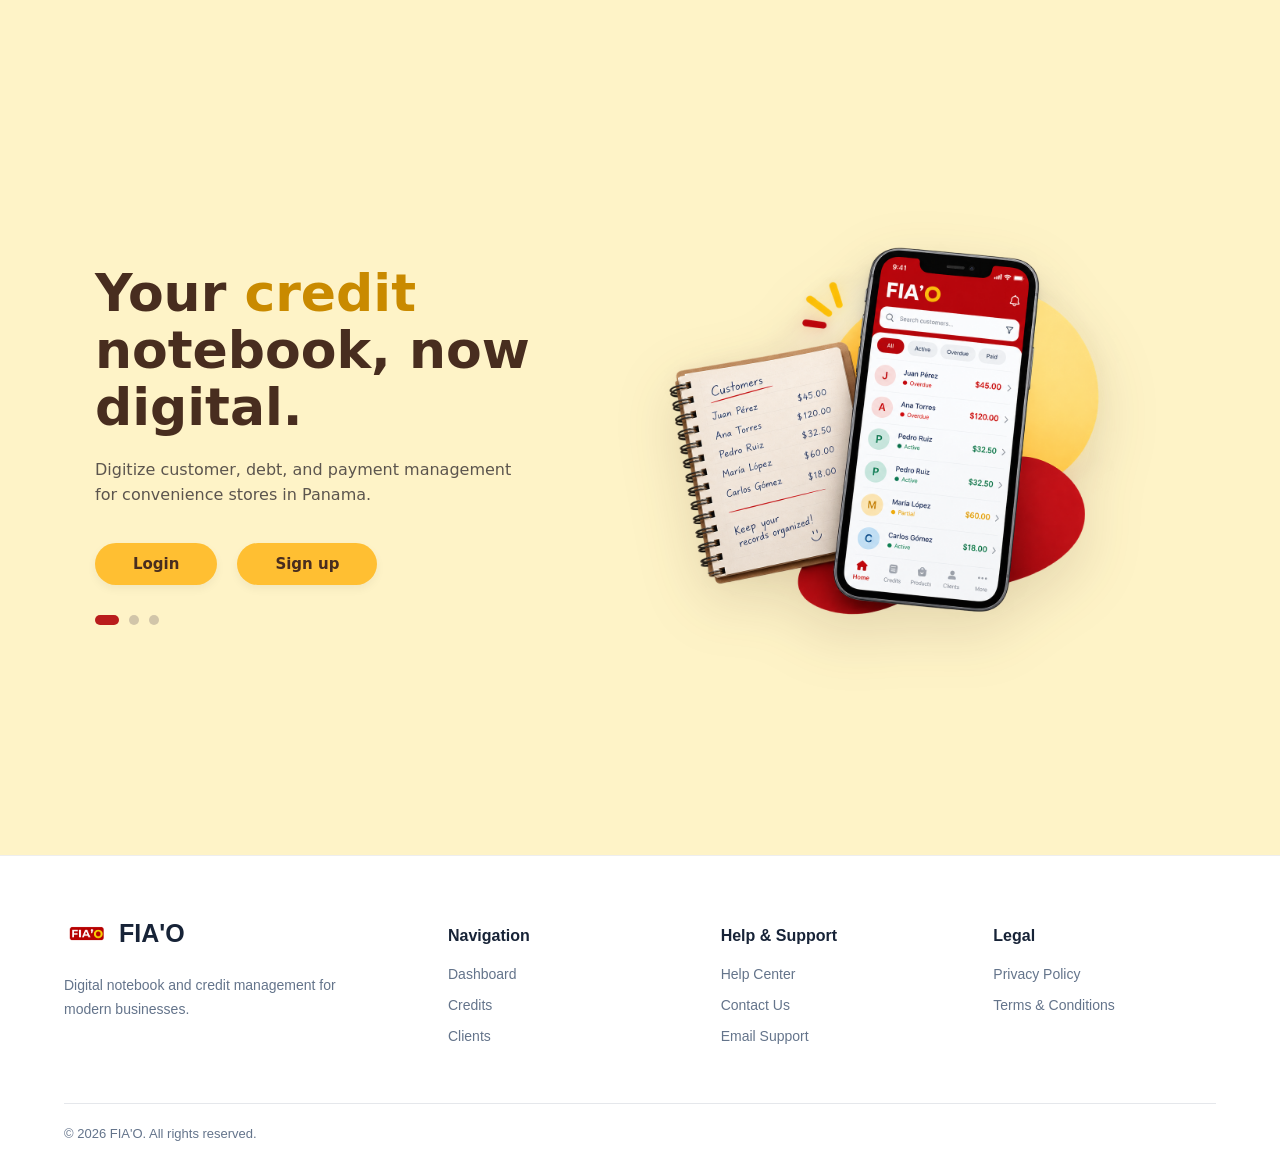
<file: index.html>
<!DOCTYPE html>
<html lang="en">
<head>
    <meta charset="UTF-8">
    <meta name="viewport" content="width=device-width, initial-scale=1.0">

    <title>FIA'O - Digital Notebook</title>

    <!-- CSS principal -->
    <link rel="stylesheet" href="asset/css/app.css">
</head>

<body id="top" class="page-home">

    <!-- HERO SECTION CON CARRUSEL -->
    <main class="hero-carousel-container">

        <div class="hero-content">

            <h1 class="hero-title"
                data-en='Your <span class="highlight-credit">credit</span> notebook, now digital.'
                data-es='Tu libreta de <span class="highlight-credit">crédito</span>, ahora digital.'>

                Your <span class="highlight-credit">credit</span> notebook, now digital.

            </h1>

            <p class="hero-subtitle" id="carouselSubtitle"
               data-en="Digitize customer, debt, and payment management for convenience stores in Panama."
               data-es="Digitaliza la gestión de clientes, deudas y pagos para minisupermercados en Panamá.">

                Digitize customer, debt, and payment management for convenience stores in Panama.

            </p>

            <div class="hero-buttons">

                <a href="login.html" class="btn-primary-yellow"
                   data-en="Login" data-es="Iniciar Sesión">Login</a>

                <a href="register.html" class="btn-primary-yellow"
                   data-en="Sign up" data-es="Registrarse">Sign up</a>

            </div>

            <div class="carousel-dots">
                <span class="dot active" onclick="currentSlide(0)"></span>
                <span class="dot" onclick="currentSlide(1)"></span>
                <span class="dot" onclick="currentSlide(2)"></span>
            </div>

        </div>

        <div class="hero-image-side">

            <img
                id="carouselImage"
                src="asset/img/slide1.png"
                alt="FIA'O App Preview"
                class="carousel-img"
                onerror="this.onerror=null; this.src='https://via.placeholder.com/340x600?text=FIA%27O+App+Preview';"
            >

        </div>

    </main>

<!-- FOOTER -->
<footer class="main-footer">

    <div class="footer-container">

        <!-- Brand -->
        <div class="footer-brand">

            <a href="/" class="footer-logo">
                <img src="asset/img/fiao-logo.png"
                     alt="FIA'O Logo"
                     class="logo-icon">

                <span>FIA'O</span>
            </a>

            <p>
                Digital notebook and credit management
                for modern businesses.
            </p>

        </div>

        <!-- Navigation -->
        <div class="footer-column">

            <h3>Navigation</h3>

            <ul>
                <li><a href="/dashboard">Dashboard</a></li>
                <li><a href="/credits">Credits</a></li>
                <li><a href="/clients">Clients</a></li>
            </ul>

        </div>

        <!-- Help & Support -->
        <div class="footer-column">

            <h3>Help & Support</h3>

            <ul>
                <li><a href="/help">Help Center</a></li>
                <li><a href="/contact">Contact Us</a></li>
                <li><a href="mailto:support@example.com">Email Support</a></li>
            </ul>

        </div>

        <!-- Legal -->
        <div class="footer-column">

            <h3>Legal</h3>

            <ul>
                <li><a href="/privacy">Privacy Policy</a></li>
                <li><a href="/terms">Terms & Conditions</a></li>
            </ul>

        </div>

    </div>

    <!-- Footer Bottom -->
    <div class="footer-bottom">

        <p>
            © 2026 FIA'O. All rights reserved.
        </p>

        <div class="footer-socials">

            <a href="#" aria-label="LinkedIn">
                <i class="fa-brands fa-linkedin-in"></i>
            </a>

            <a href="#" aria-label="Instagram">
                <i class="fa-brands fa-instagram"></i>
            </a>

        </div>

    </div>

</footer>

<!-- JAVASCRIPT -->
<script src="asset/js/index.js"></script>

</body>
</html>
</file>
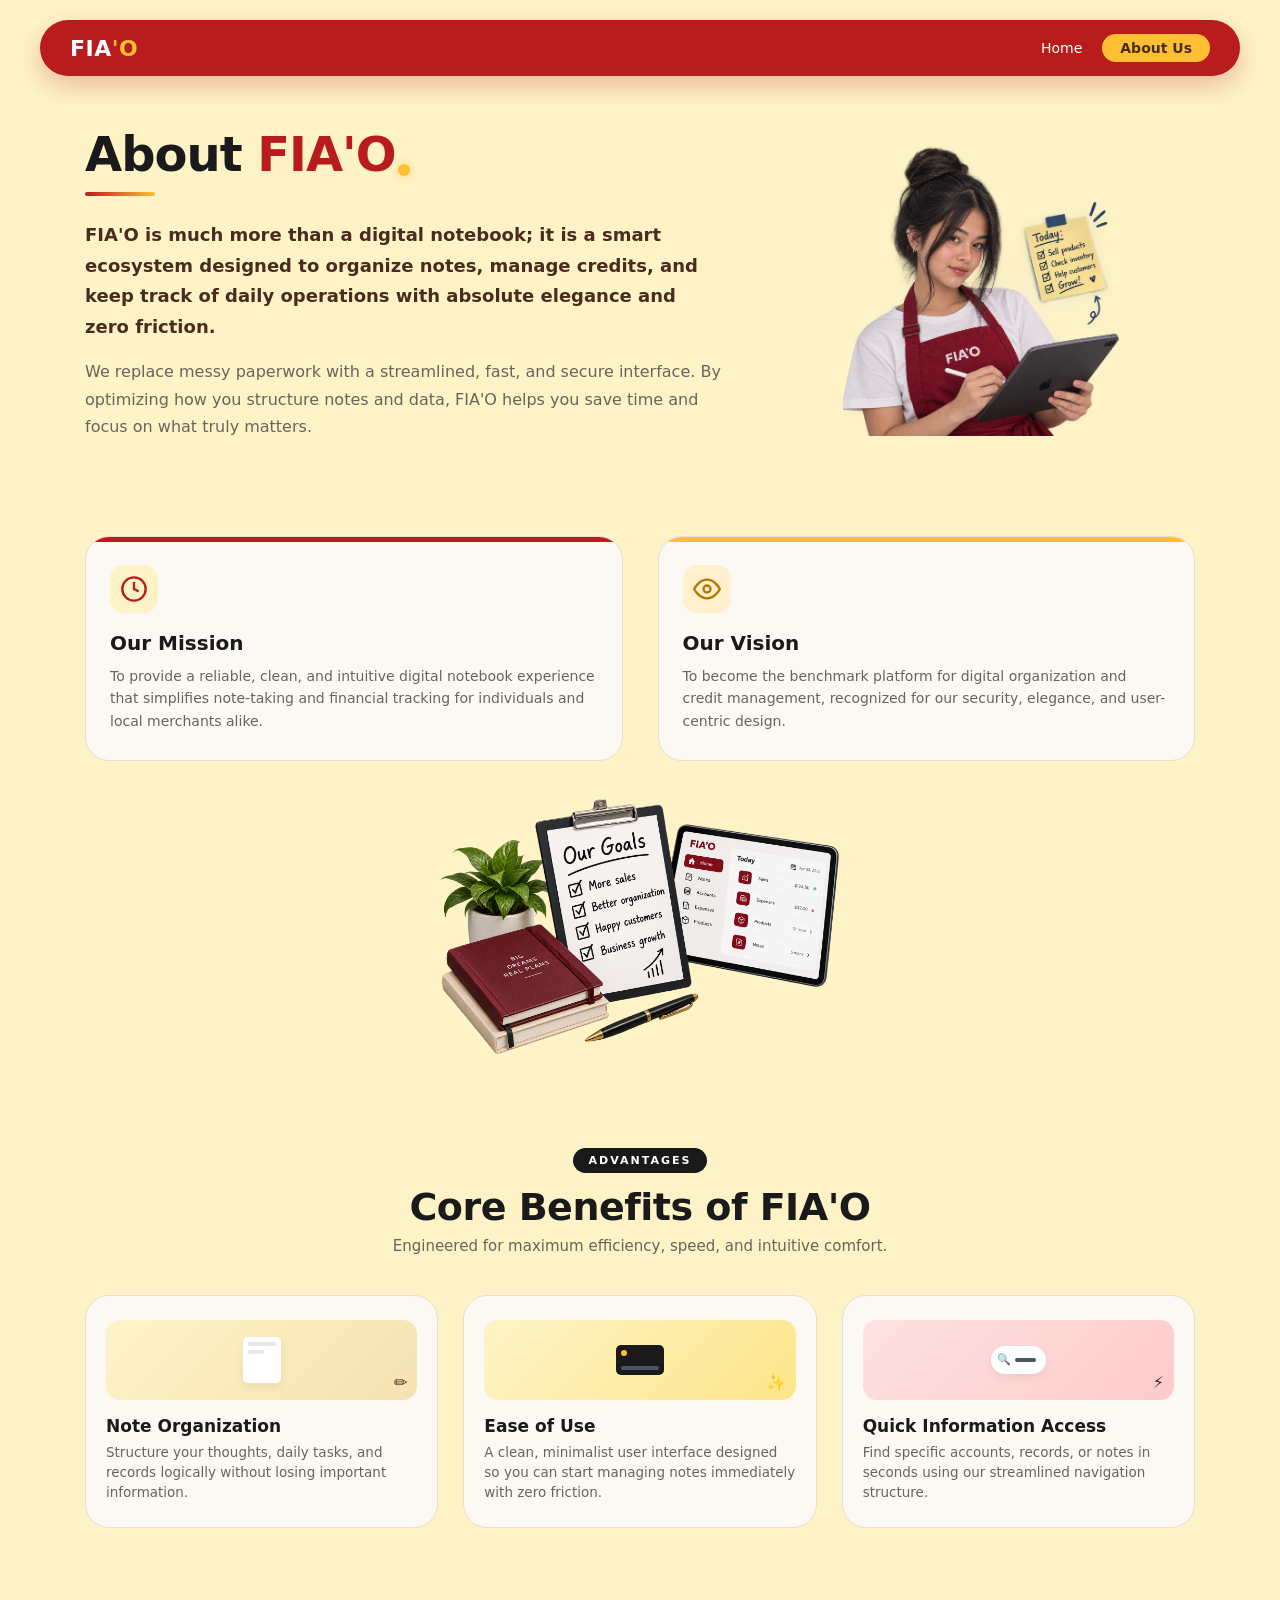
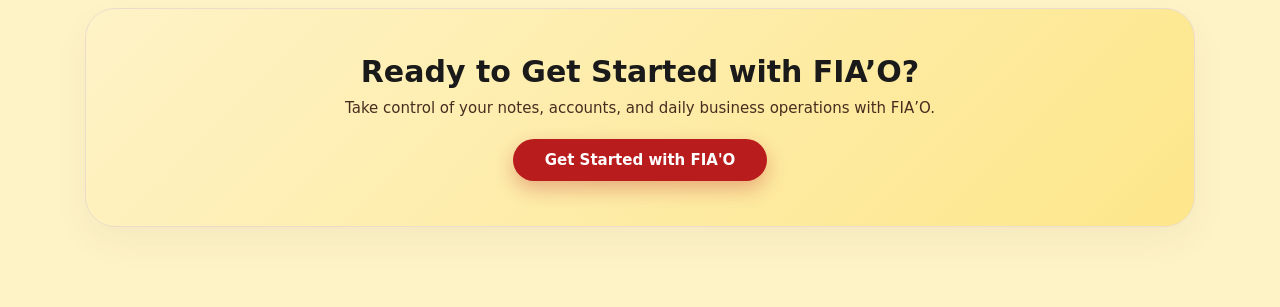
<file: about.html>
<!DOCTYPE html>
<html lang="en">
<head>
    <meta charset="UTF-8">
    <meta name="viewport" content="width=device-width, initial-scale=1.0">
    <title>FIA'O - About Us</title>
    <link rel="stylesheet" href="asset/css/app.css">
</head>
<body id="aboutTop" class="page-about">

    <header class="navbar main-top-nav">
        <a href="index.html" class="logo">FIA<span class="yellow-text">'O</span></a>
        <nav class="nav-links">
            <a href="index.html" data-en="Home" data-es="Inicio">Home</a>
            <a href="about.html" class="active" data-en="About Us" data-es="Nosotros">About Us</a>
        </nav>
    </header>

    <main class="about-main-container">
        
        <!-- SECCIÓN 1: TÍTULO PRINCIPAL Y PRIMERA IMAGEN (fia.png) -->
        <section class="about-hero-creative">
            <div class="about-hero-text-side">
                <h1 class="creative-main-title">
                    About <span class="highlight-fiao">FIA'O</span>
                    <span class="title-accent-badge"></span>
                </h1>
                <div class="divider-line-dynamic"></div>
                <p class="about-lead-creative" 
                   data-en="FIA'O is much more than a digital notebook; it is a smart ecosystem designed to organize notes, manage credits, and keep track of daily operations with absolute elegance and zero friction."
                   data-es="FIA'O es mucho más que una libreta digital; es un ecosistema inteligente diseñado para organizar notas, administrar créditos y llevar el control de operaciones diarias con absoluta elegancia y sin fricción.">
                    FIA'O is much more than a digital notebook; it is a smart ecosystem designed to organize notes, manage credits, and keep track of daily operations with absolute elegance and zero friction.
                </p>
                <p data-en="We replace messy paperwork with a streamlined, fast, and secure interface. By optimizing how you structure notes and data, FIA'O helps you save time and focus on what truly matters."
                   data-es="Reemplazamos el desorden de papeles con una interfaz ágil, rápida y segura. Al optimizar cómo estructuras tus notas y datos, FIA'O te ayuda a ahorrar tiempo y concentrarte en lo que realmente importa.">
                    We replace messy paperwork with a streamlined, fast, and secure interface. By optimizing how you structure notes and data, FIA'O helps you save time and focus on what truly matters.
                </p>
            </div>

            <div class="about-hero-graphic-side">
                <div class="image-slot-container">
                    <img src="asset/img/fia.png" alt="FIA'O presentation graphic" class="custom-slot-img" onerror="this.style.display='none'; this.nextElementSibling.style.display='flex';">
                    <div class="image-placeholder-fallback" style="display:none;">
                        <span class="fallback-icon">📱💼</span>
                        <span class="fallback-text">visual/fia.png</span>
                    </div>
                </div>
            </div>
        </section>

        <!-- SECCIÓN 2: MISIÓN Y VISIÓN CON TARJETAS INTERACTIVAS Y SEGUNDA IMAGEN (libreta.png) -->
        <section class="mission-vision-wrapper">
            <div class="mission-vision-creative-grid">
                <div class="creative-mv-card mission-card" tabindex="0">
                    <div class="card-top-accent"></div>
                    <div class="mv-visual-badge">
                        <svg width="28" height="28" viewBox="0 0 24 24" fill="none" stroke="currentColor" stroke-width="2">
                            <circle cx="12" cy="12" r="10"/><polyline points="12 6 12 12 16 14"/>
                        </svg>
                    </div>
                    <h3 data-en="Our Mission" data-es="Nuestra Misión">Our Mission</h3>
                    <p data-en="To provide a reliable, clean, and intuitive digital notebook experience that simplifies note-taking and financial tracking for individuals and local merchants alike."
                       data-es="Brindar una experiencia de libreta digital confiable, limpia e intuitiva que simplifique la toma de notas y el seguimiento financiero tanto para particulares como para comerciantes locales.">
                        To provide a reliable, clean, and intuitive digital notebook experience that simplifies note-taking and financial tracking for individuals and local merchants alike.
                    </p>
                    <div class="card-reveal-content">
                        <p data-en="FIA'O actively assists small merchants by structuring credit records, automating reminders, and ensuring day-to-day operations run transparently without calculation errors."
                           data-es="FIA'O ayuda activamente a los pequeños comerciantes estructurando registros de crédito, automatizando recordatorios y asegurando que las operaciones diarias funcionen con transparencia.">
                            FIA'O actively assists small merchants by structuring credit records, automating reminders, and ensuring day-to-day operations run transparently without calculation errors.
                        </p>
                    </div>
                </div>

                <div class="creative-mv-card vision-card" tabindex="0">
                    <div class="card-top-accent yellow-accent"></div>
                    <div class="mv-visual-badge yellow-bg">
                        <svg width="28" height="28" viewBox="0 0 24 24" fill="none" stroke="currentColor" stroke-width="2">
                            <path d="M1 12s4-8 11-8 11 8 11 8-4 8-11 8-11-8-11-8z"/><circle cx="12" cy="12" r="3"/>
                        </svg>
                    </div>
                    <h3 data-en="Our Vision" data-es="Nuestra Visión">Our Vision</h3>
                    <p data-en="To become the benchmark platform for digital organization and credit management, recognized for our security, elegance, and user-centric design."
                       data-es="Convertirnos en la plataforma de referencia para la organización digital y gestión de créditos, reconocidos por nuestra seguridad, elegancia y diseño enfocado en el usuario.">
                        To become the benchmark platform for digital organization and credit management, recognized for our security, elegance, and user-centric design.
                    </p>
                    <div class="card-reveal-content">
                        <p data-en="We aspire to become the leading digital ecosystem for neighborhood stores across Panama and Latin America, driving sustainable financial growth and innovation."
                           data-es=" Aspiramos a convertirnos en el ecosistema digital líder para tiendas de barrio en Panamá y Latinoamérica, impulsando el crecimiento financiero sostenible.">
                            We aspire to become the leading digital ecosystem for neighborhood stores across Panama and Latin America, driving sustainable financial growth and innovation.
                        </p>
                    </div>
                </div>
            </div>

            <div class="mission-vision-graphic-container">
                <div class="image-slot-container secondary-slot">
                    <img src="asset/img/libreta.png" alt="Digital notebook planning graphic" class="custom-slot-img" onerror="this.style.display='none'; this.nextElementSibling.style.display='flex';">
                    <div class="image-placeholder-fallback" style="display:none;">
                        <span class="fallback-icon">📊📈</span>
                        <span class="fallback-text">visual/libreta.png</span>
                    </div>
                </div>
            </div>
        </section>

        <!-- SECCIÓN 3: BENEFICIOS PRINCIPALES CON TARJETAS INTERACTIVAS -->
        <section class="benefits-creative-section">
            <div class="creative-section-header">
                <span class="section-tag" data-en="ADVANTAGES" data-es="VENTAJAS">ADVANTAGES</span>
                <h2 data-en="Core Benefits of FIA'O" data-es="Beneficios principales de FIA'O">Core Benefits of FIA'O</h2>
                <p data-en="Engineered for maximum efficiency, speed, and intuitive comfort." data-es="Diseñado para máxima eficiencia, velocidad y comodidad intuitiva.">Engineered for maximum efficiency, speed, and intuitive comfort.</p>
            </div>

            <div class="benefits-creative-grid">
                <div class="benefit-interactive-card" tabindex="0">
                    <div class="benefit-illustration-box">
                        <div class="ill-note-sheet">
                            <div class="ill-line"></div>
                            <div class="ill-line short"></div>
                        </div>
                        <div class="ill-pen-icon">✏️</div>
                    </div>
                    <h3 data-en="Note Organization" data-es="Organización de Apuntes">Note Organization</h3>
                    <p data-en="Structure your thoughts, daily tasks, and records logically without losing important information." data-es="Estructura tus ideas, tareas diarias y registros de forma lógica sin perder información importante.">Structure your thoughts, daily tasks, and records logically without losing important information.</p>
                    <div class="card-reveal-content">
                        <p data-en="Easily categorize custom notes, track daily customer orders, and maintain clean digital ledgers for all your business transactions."
                           data-es="Categoriza fácilmente notas personalizadas, rastrea pedidos diarios y mantén registros digitales limpios para todas tus transacciones.">
                            Easily categorize custom notes, track daily customer orders, and maintain clean digital ledgers for all your business transactions.
                        </p>
                    </div>
                </div>

                <div class="benefit-interactive-card" tabindex="0">
                    <div class="benefit-illustration-box yellow-theme">
                        <div class="ill-interface-mock">
                            <div class="ill-circle-btn"></div>
                            <div class="ill-block-bar"></div>
                        </div>
                        <div class="ill-pen-icon">✨</div>
                    </div>
                    <h3 data-en="Ease of Use" data-es="Facilidad de Uso">Ease of Use</h3>
                    <p data-en="A clean, minimalist user interface designed so you can start managing notes immediately with zero friction." data-es="Una interfaz de usuario limpia y minimalista diseñada para que comiences a gestionar notas inmediatamente sin fricción.">A clean, minimalist user interface designed so you can start managing notes immediately with zero friction.</p>
                    <div class="card-reveal-content">
                        <p data-en="Simplifies everyday administrative tasks through intuitive navigation, responsive design, and instant multi-language support."
                           data-es="Simplifica las tareas administrativas cotidianas a través de una navegación intuitiva, diseño responsivo y soporte multilingüe instantáneo.">
                            Simplifies everyday administrative tasks through intuitive navigation, responsive design, and instant multi-language support.
                        </p>
                    </div>
                </div>

                <div class="benefit-interactive-card" tabindex="0">
                    <div class="benefit-illustration-box red-theme">
                        <div class="ill-search-mock">
                            <div class="ill-magnifier">🔍</div>
                            <div class="ill-block-bar short"></div>
                        </div>
                        <div class="ill-pen-icon">⚡</div>
                    </div>
                    <h3 data-en="Quick Information Access" data-es="Acceso a la Información">Quick Information Access</h3>
                    <p data-en="Find specific accounts, records, or notes in seconds using our streamlined navigation structure." data-es="Encuentra cuentas, registros o notas específicas en segundos usando nuestra estructura de navegación ágil.">Find specific accounts, records, or notes in seconds using our streamlined navigation structure.</p>
                    <div class="card-reveal-content">
                        <p data-en="Access live customer ledgers, check credit balances instantly, and retrieve stored history without flipping through paper books."
                           data-es="Accede a registros de clientes en vivo, verifica saldos de crédito instantáneamente y recupera historiales sin hojear libros de papel.">
                            Access live customer ledgers, check credit balances instantly, and retrieve stored history without flipping through paper books.
                        </p>
                    </div>
                </div>
            </div>
        </section>

        <!-- SECCIÓN 4: LLAMADA A LA ACCIÓN FINAL (GET STARTED) -->
        <section class="get-started-cta-section">
            <div class="cta-content-box">
                <h2 data-en="Ready to Get Started with FIA’O?" data-es="¿Listo para comenzar a utilizar FIA’O?">Ready to Get Started with FIA’O?</h2>
                <p data-en="Take control of your notes, accounts, and daily business operations with FIA’O." data-es="Toma el control de tus notas, cuentas y operaciones comerciales diarias con FIA’O.">
                    Take control of your notes, accounts, and daily business operations with FIA’O.
                </p>
                <a href="index.html#top" target="_parent" class="btn-cta-red" id="scrollToTopBtn" data-en="Get Started with FIA'O" data-es="Comenzar con FIA'O">
                    Get Started with FIA'O
                </a>
            </div>
        </section>

    </main>

    <script src="asset/js/about.js"></script>
</body>
</html>
</file>
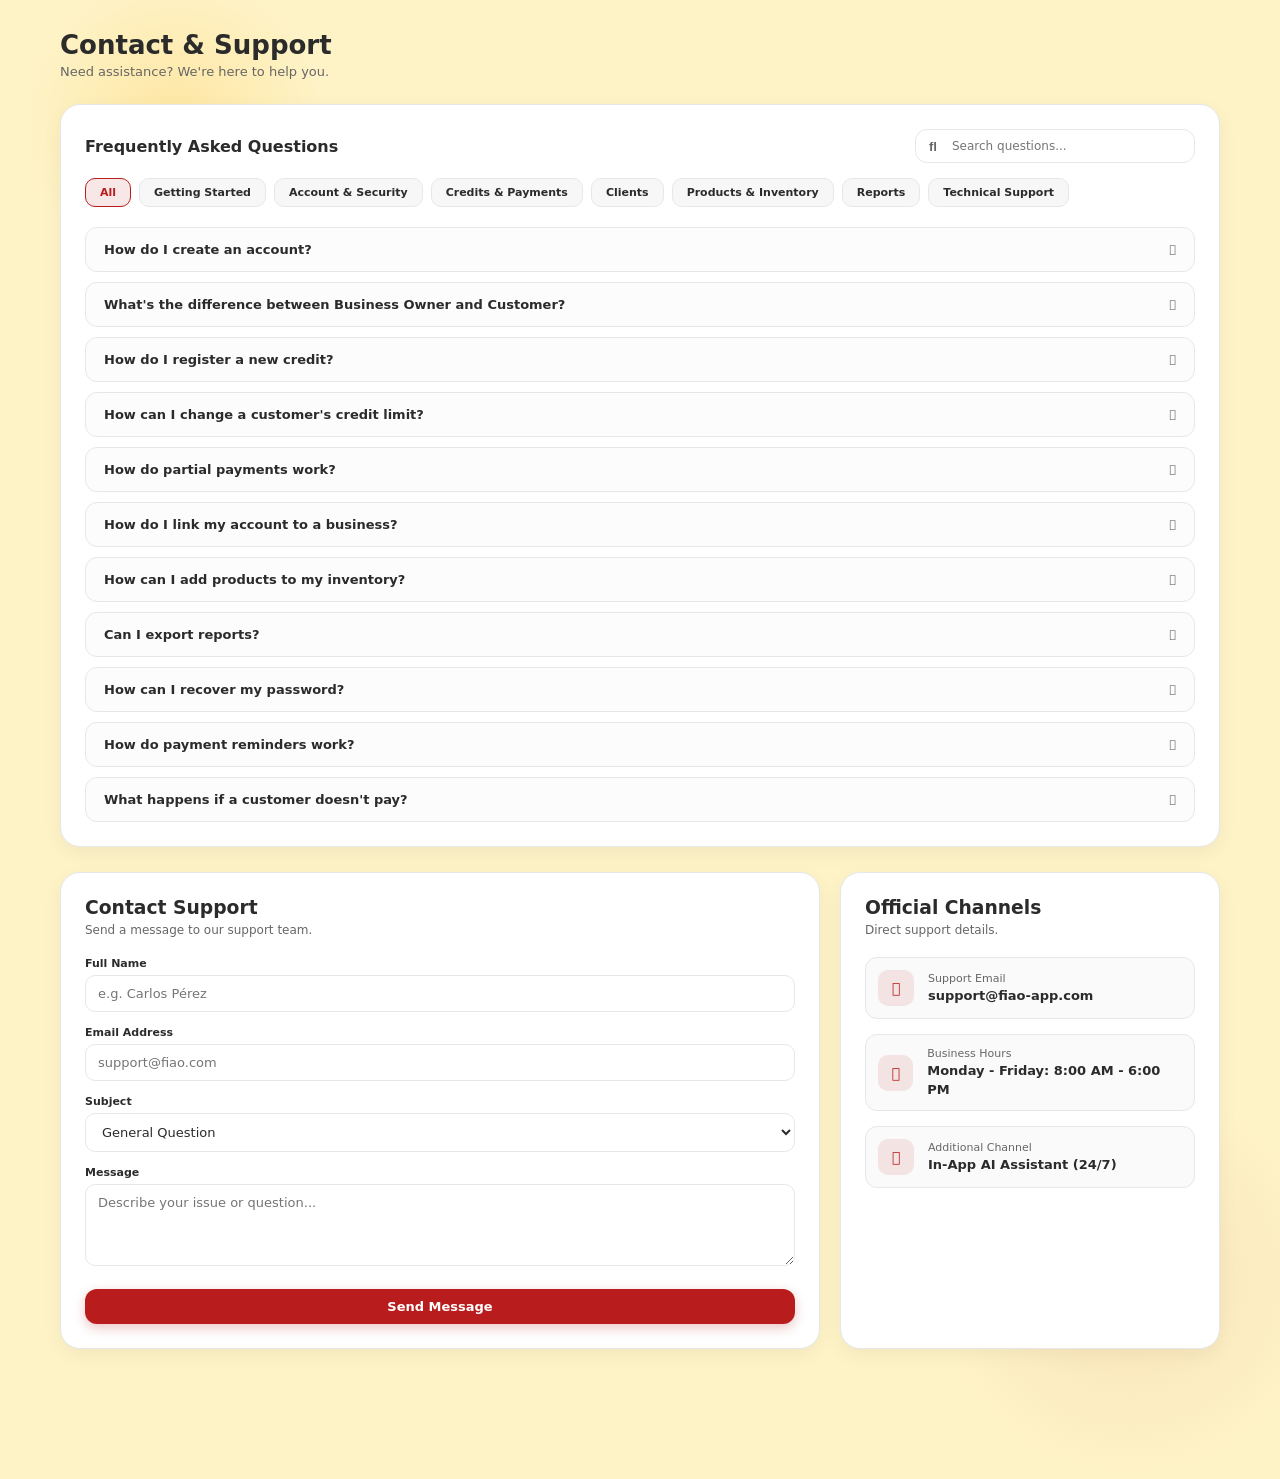
<file: contacto.html>
<!DOCTYPE html>
<html lang="en">
<head>
    <meta charset="UTF-8">
    <meta name="viewport" content="width=device-width, initial-scale=1.0">
    <title>FIA'O - Contact & Support</title>
    <link rel="stylesheet" href="asset/css/app.css">
    <link rel="stylesheet" href="https://cdnjs.cloudflare.com/ajax/libs/font-awesome/6.4.0/css/all.min.css">
</head>
<body class="page-contact">

    <div class="bg-shape-top"></div>
    <div class="bg-shape-bottom"></div>

    <main class="dashboard-main">
        <!-- Encabezado -->
        <div class="credits-header-section">
            <div class="title-wrap">
                <h1 data-en="Contact & Support" data-es="Contacto y Soporte">Contact & Support</h1>
                <p data-en="Need assistance? We're here to help you." data-es="¿Necesitas asistencia? Estamos aquí para ayudarte.">Need assistance? We're here to help you.</p>
            </div>
        </div>

        <!-- Centro de Ayuda (FAQ) -->
        <div class="card-container" style="margin-bottom: 25px;">
            <div class="section-title-row" style="margin-bottom: 15px;">
                <h3 data-en="Frequently Asked Questions" data-es="Preguntas Frecuentes">Frequently Asked Questions</h3>
                <div class="search-box-wrap" style="max-width: 280px;">
                    <i class="fa-solid fa-magnifying-glass"></i>
                    <input type="text" id="faqSearchInput" placeholder="Search questions..." data-en-placeholder="Search questions..." data-es-placeholder="Buscar preguntas...">
                </div>
            </div>

            <!-- Filtros por Categoría -->
            <div class="faq-categories-row" style="margin-bottom: 20px;">
                <button class="filter-btn active" data-category="all" data-en="All" data-es="Todas">All</button>
                <button class="filter-btn" data-category="getting-started" data-en="Getting Started" data-es="Primeros Pasos">Getting Started</button>
                <button class="filter-btn" data-category="account" data-en="Account & Security" data-es="Cuenta y Seguridad">Account & Security</button>
                <button class="filter-btn" data-category="credits" data-en="Credits & Payments" data-es="Créditos y Pagos">Credits & Payments</button>
                <button class="filter-btn" data-category="clients" data-en="Clients" data-es="Clientes">Clients</button>
                <button class="filter-btn" data-category="products" data-en="Products" data-es="Productos y Stock">Products & Inventory</button>
                <button class="filter-btn" data-category="reports" data-en="Reports" data-es="Reportes">Reports</button>
                <button class="filter-btn" data-category="technical" data-en="Technical Support" data-es="Soporte Técnico">Technical Support</button>
            </div>

            <!-- Acordeón FAQ -->
            <div class="faq-accordion-container" id="faqAccordion">
                <div class="faq-item" data-category="getting-started">
                    <div class="faq-question">
                        <span data-en="How do I create an account?" data-es="¿Cómo creo una cuenta?">How do I create an account?</span>
                        <i class="fa-solid fa-chevron-down"></i>
                    </div>
                    <div class="faq-answer">
                        <p data-en="You can sign up by clicking 'Sign Up' on the login screen, choosing your role as Business Owner or Customer, and filling in your credentials." data-es="Puedes registrarte haciendo clic en 'Sign Up' en la pantalla de inicio de sesión, eligiendo tu rol como Dueño de Negocio o Cliente, y completando tus credenciales.">You can sign up by clicking 'Sign Up' on the login screen, choosing your role as Business Owner or Customer, and filling in your credentials.</p>
                    </div>
                </div>

                <div class="faq-item" data-category="getting-started">
                    <div class="faq-question">
                        <span data-en="What's the difference between Business Owner and Customer?" data-es="¿Cuál es la diferencia entre Dueño de Negocio y Cliente?">What's the difference between Business Owner and Customer?</span>
                        <i class="fa-solid fa-chevron-down"></i>
                    </div>
                    <div class="faq-answer">
                        <p data-en="Business Owners manage store inventory, customer credit limits, and financial reports. Customers can view their active debts, payments, and linked stores." data-es="Los Dueños de Negocio administran el inventario de la tienda, límites de crédito de clientes y reportes financieros. Los Clientes pueden ver sus deudas activas, pagos y tiendas vinculadas.">Business Owners manage store inventory, customer credit limits, and financial reports. Customers can view their active debts, payments, and linked stores.</p>
                    </div>
                </div>

                <div class="faq-item" data-category="credits">
                    <div class="faq-question">
                        <span data-en="How do I register a new credit?" data-es="¿Cómo registro un nuevo crédito?">How do I register a new credit?</span>
                        <i class="fa-solid fa-chevron-down"></i>
                    </div>
                    <div class="faq-answer">
                        <p data-en="Go to the Credits section, click '+ New Credit', select the customer, enter the product description, quantity, price, and due date, then save." data-es="Ve a la sección Credits, haz clic en '+ New Credit', selecciona al cliente, ingresa la descripción del producto, cantidad, precio y fecha de vencimiento, luego guarda.">Go to the Credits section, click '+ New Credit', select the customer, enter the product description, quantity, price, and due date, then save.</p>
                    </div>
                </div>

                <div class="faq-item" data-category="clients">
                    <div class="faq-question">
                        <span data-en="How can I change a customer's credit limit?" data-es="¿Cómo puedo cambiar el límite de crédito de un cliente?">How can I change a customer's credit limit?</span>
                        <i class="fa-solid fa-chevron-down"></i>
                    </div>
                    <div class="faq-answer">
                        <p data-en="Navigate to Clients, select 'View Details' on the customer card, and click 'Edit' to modify their credit limit or auto-blocking rules." data-es="Dirígete a Clients, selecciona 'View Details' en la tarjeta del cliente y haz clic en 'Edit' para modificar su límite de crédito o reglas de bloqueo automático.">Navigate to Clients, select 'View Details' on the customer card, and click 'Edit' to modify their credit limit or auto-blocking rules.</p>
                    </div>
                </div>

                <div class="faq-item" data-category="credits">
                    <div class="faq-question">
                        <span data-en="How do partial payments work?" data-es="¿Cómo funcionan los pagos parciales?">How do partial payments work?</span>
                        <i class="fa-solid fa-chevron-down"></i>
                    </div>
                    <div class="faq-answer">
                        <p data-en="In Credits, click 'Register Payment' on any active debt. You can enter an amount lower than the total balance. The system will update the remaining debt automatically." data-es="En Credits, haz clic en 'Register Payment' en cualquier deuda activa. Puedes ingresar un monto menor al saldo total. El sistema actualizará la deuda restante automáticamente.">In Credits, click 'Register Payment' on any active debt. You can enter an amount lower than the total balance. The system will update the remaining debt automatically.</p>
                    </div>
                </div>

                <div class="faq-item" data-category="account">
                    <div class="faq-question">
                        <span data-en="How do I link my account to a business?" data-es="¿Cómo vinculo mi cuenta a un negocio?">How do I link my account to a business?</span>
                        <i class="fa-solid fa-chevron-down"></i>
                    </div>
                    <div class="faq-answer">
                        <p data-en="Customers can request to link their account using the store business code. Once the owner approves the request, it will appear in their dashboard." data-es="Los clientes pueden solicitar vincular su cuenta usando el código de negocio de la tienda. Una vez que el dueño apruebe la solicitud, aparecerá en su panel.">Customers can request to link their account using the store business code. Once the owner approves the request, it will appear in their dashboard.</p>
                    </div>
                </div>

                <div class="faq-item" data-category="products">
                    <div class="faq-question">
                        <span data-en="How can I add products to my inventory?" data-es="¿Cómo puedo agregar productos a mi inventario?">How can I add products to my inventory?</span>
                        <i class="fa-solid fa-chevron-down"></i>
                    </div>
                    <div class="faq-answer">
                        <p data-en="Go to Products, click '+ Add Product', fill in the name, category, price, stock, and upload or generate an image if desired." data-es="Ve a Products, haz clic en '+ Add Product', completa el nombre, categoría, precio, stock y sube o genera una imagen si lo deseas.">Go to Products, click '+ Add Product', fill in the name, category, price, stock, and upload or generate an image if desired.</p>
                    </div>
                </div>

                <div class="faq-item" data-category="reports">
                    <div class="faq-question">
                        <span data-en="Can I export reports?" data-es="¿Puedo exportar reportes?">Can I export reports?</span>
                        <i class="fa-solid fa-chevron-down"></i>
                    </div>
                    <div class="faq-answer">
                        <p data-en="Yes! In the Reports section, you can use the 'Export PDF' and 'Export Excel' buttons to download real formatted files based on your filters." data-es="¡Sí! En la sección Reports, puedes usar los botones 'Export PDF' y 'Export Excel' para descargar archivos reales formateados según tus filtros.">Yes! In the Reports section, you can use the 'Export PDF' and 'Export Excel' buttons to download real formatted files based on your filters.</p>
                    </div>
                </div>

                <div class="faq-item" data-category="account">
                    <div class="faq-question">
                        <span data-en="How can I recover my password?" data-es="¿Cómo puedo recuperar mi contraseña?">How can I recover my password?</span>
                        <i class="fa-solid fa-chevron-down"></i>
                    </div>
                    <div class="faq-answer">
                        <p data-en="Click 'Forgot Password' on the login screen and follow the instructions sent to your registered email address." data-es="Haz clic en 'Forgot Password' en la pantalla de inicio de sesión y sigue las instrucciones enviadas a tu correo electrónico registrado.">Click 'Forgot Password' on the login screen and follow the instructions sent to your registered email address.</p>
                    </div>
                </div>

                <div class="faq-item" data-category="credits">
                    <div class="faq-question">
                        <span data-en="How do payment reminders work?" data-es="¿Cómo funcionan los recordatorios de pago?">How do payment reminders work?</span>
                        <i class="fa-solid fa-chevron-down"></i>
                    </div>
                    <div class="faq-answer">
                        <p data-en="When a credit is overdue, a reminder button appears. Clicking it lets you customize a professional message and open WhatsApp or your email app to send it manually." data-es="Cuando un crédito está vencido, aparece un botón de recordatorio. Al hacer clic, te permite personalizar un mensaje profesional y abrir WhatsApp o tu app de correo para enviarlo manualmente.">When a credit is overdue, a reminder button appears. Clicking it lets you customize a professional message and open WhatsApp or your email app to send it manually.</p>
                    </div>
                </div>

                <div class="faq-item" data-category="credits">
                    <div class="faq-question">
                        <span data-en="What happens if a customer doesn't pay?" data-es="¿Qué pasa si un cliente no paga?">What happens if a customer doesn't pay?</span>
                        <i class="fa-solid fa-chevron-down"></i>
                    </div>
                    <div class="faq-answer">
                        <p data-en="The system tracks overdue dates and blocks new credit requests if auto-blocking is enabled, helping you manage store financial risk safely." data-es="El sistema realiza un seguimiento de las fechas de vencimiento y bloquea nuevas solicitudes de crédito si el bloqueo automático está activo, ayudándote a gestionar el riesgo financiero de la tienda de forma segura.">The system tracks overdue dates and blocks new credit requests if auto-blocking is enabled, helping you manage store financial risk safely.</p>
                    </div>
                </div>
            </div>
        </div>

        <!-- Formulario de Contacto y Canales Oficiales -->
        <div class="support-grid-layout">
            <div class="card-container">
                <h3 style="margin-bottom: 5px;" data-en="Contact Support" data-es="Contactar Soporte">Contact Support</h3>
                <p style="font-size: 12px; color: var(--subtext); margin-bottom: 20px;" data-en="Send a message to our support team." data-es="Envía un mensaje a nuestro equipo de soporte.">Send a message to our support team.</p>
                
                <form id="supportContactForm">
                    <div class="input-group">
                        <label data-en="Full Name" data-es="Nombre Completo">Full Name</label>
                        <input type="text" id="suppName" placeholder="e.g. Carlos Pérez" required>
                    </div>
                    <div class="input-group">
                        <label data-en="Email Address" data-es="Correo Electrónico">Email Address</label>
                        <input type="email" id="suppEmail" placeholder="support@fiao.com" required>
                    </div>
                    <div class="input-group">
                        <label data-en="Subject" data-es="Asunto">Subject</label>
                        <select id="suppSubject" required>
                            <option value="General Question" data-en="General Question" data-es="Pregunta General">General Question</option>
                            <option value="Account Problem" data-en="Account Problem" data-es="Problema de Cuenta">Account Problem</option>
                            <option value="Credits & Payments" data-en="Credits & Payments" data-es="Créditos y Pagos">Credits & Payments</option>
                            <option value="Products & Inventory" data-en="Products & Inventory" data-es="Productos e Inventario">Products & Inventory</option>
                            <option value="Technical Issue" data-en="Technical Issue" data-es="Problema Técnico">Technical Issue</option>
                            <option value="Other" data-en="Other" data-es="Otro">Other</option>
                        </select>
                    </div>
                    <div class="input-group">
                        <label data-en="Message" data-es="Mensaje">Message</label>
                        <textarea id="suppMessage" rows="4" placeholder="Describe your issue or question..." data-en-placeholder="Describe your issue or question..." data-es-placeholder="Describe tu problema o pregunta..." required></textarea>
                    </div>
                    <button type="submit" class="btn-primary-fiao full-width" id="sendSupportBtn" data-en="Send Message" data-es="Enviar Mensaje">Send Message</button>
                </form>
            </div>

            <div class="card-container">
                <h3 style="margin-bottom: 5px;" data-en="Official Channels" data-es="Canales Oficiales">Official Channels</h3>
                <p style="font-size: 12px; color: var(--subtext); margin-bottom: 20px;" data-en="Direct support details." data-es="Detalles de soporte directo.">Direct support details.</p>

                <div class="channel-info-box" style="margin-bottom: 15px;">
                    <div class="c-icon"><i class="fa-solid fa-envelope"></i></div>
                    <div>
                        <span style="font-size: 11px; color: var(--subtext); display: block;" data-en="Support Email" data-es="Correo de Soporte">Support Email</span>
                        <strong style="font-size: 13px; color: var(--text-dark);">support@fiao-app.com</strong>
                    </div>
                </div>

                <div class="channel-info-box" style="margin-bottom: 15px;">
                    <div class="c-icon"><i class="fa-solid fa-clock"></i></div>
                    <div>
                        <span style="font-size: 11px; color: var(--subtext); display: block;" data-en="Business Hours" data-es="Horario de Atención">Business Hours</span>
                        <strong style="font-size: 13px; color: var(--text-dark);">Monday - Friday: 8:00 AM - 6:00 PM</strong>
                    </div>
                </div>

                <div class="channel-info-box">
                    <div class="c-icon"><i class="fa-solid fa-headset"></i></div>
                    <div>
                        <span style="font-size: 11px; color: var(--subtext); display: block;" data-en="Additional Channel" data-es="Canal Adicional">Additional Channel</span>
                        <strong style="font-size: 13px; color: var(--text-dark);">In-App AI Assistant (24/7)</strong>
                    </div>
                </div>
            </div>
        </div>
    </main>

    <script src="asset/js/contacto.js"></script>
</body>
</html>
</file>
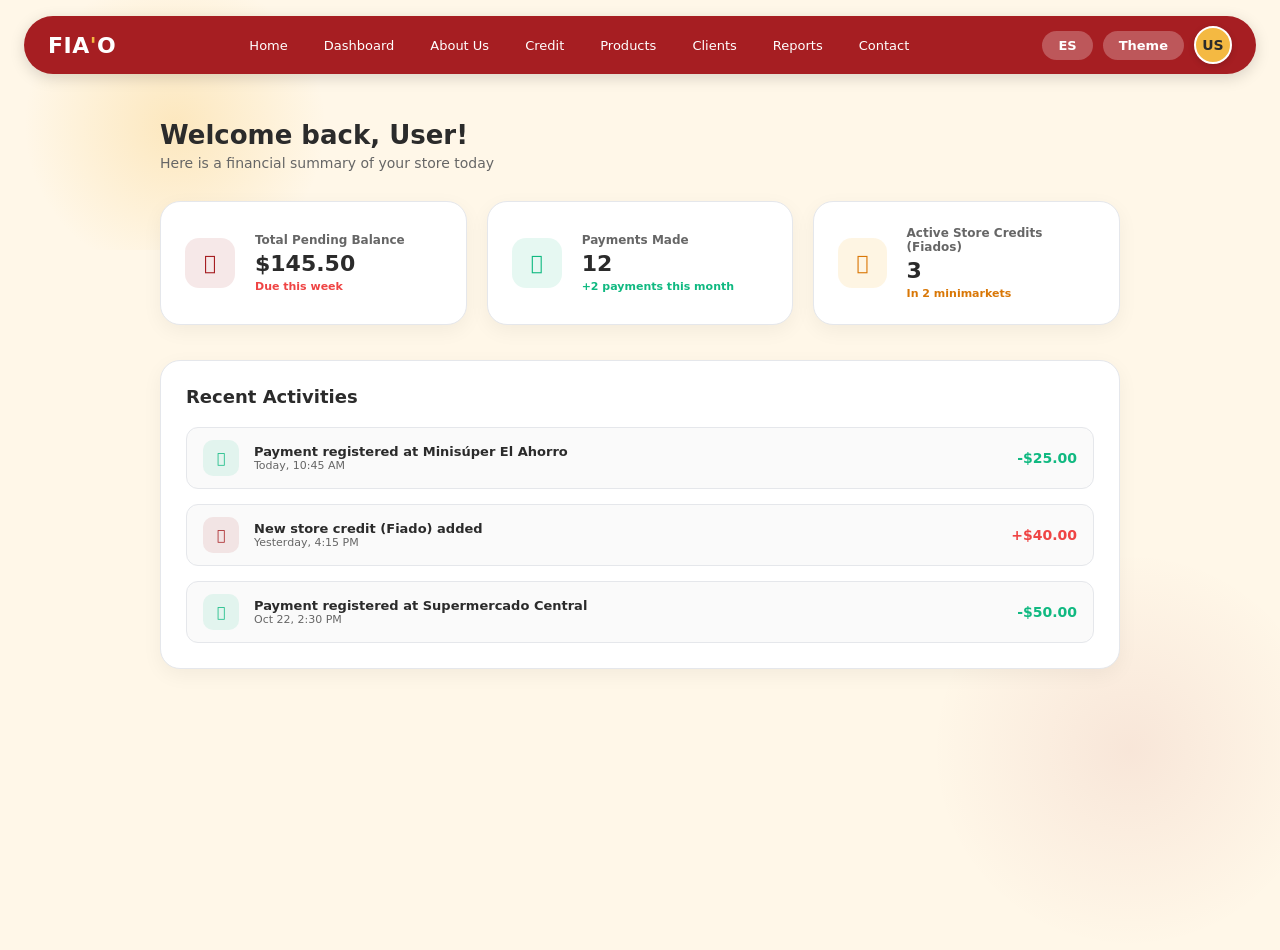
<file: customer-dashboard.html>
<!DOCTYPE html>
<html lang="en">
<head>
    <meta charset="UTF-8">
    <meta name="viewport" content="width=device-width, initial-scale=1.0">
    <title>FIA'O - Customer Dashboard</title>
    <link rel="stylesheet" href="asset/css/app.css">
    <link rel="stylesheet" href="https://cdnjs.cloudflare.com/ajax/libs/font-awesome/6.4.0/css/all.min.css">
</head>
<body class="page-customer-dashboard">

    <!-- Fondo decorativo -->
    <div class="bg-shape-top"></div>
    <div class="bg-shape-bottom"></div>

    <!-- Navbar con el círculo de iniciales a la derecha -->
    <header class="navbar-container">
        <div class="navbar-content">
            <div class="nav-logo">FIA<span>'</span>O</div>
            <nav class="nav-menu">
                <a href="index.html" class="nav-link" data-en="Home" data-es="Inicio">Home</a>
                <a href="owner-dashboard.html" class="nav-link" data-en="Dashboard" data-es="Panel">Dashboard</a>
                <a href="about.html" class="nav-link" data-en="About Us" data-es="Sobre Nosotros">About Us</a>
                <a href="credit.html" class="nav-link" data-en="Credit" data-es="Crédito">Credit</a>
                <a href="products.html" class="nav-link" data-en="Products" data-es="Productos">Products</a>
                <a href="clients.html" class="nav-link" data-en="Clients" data-es="Clientes">Clients</a>
                <a href="reports.html" class="nav-link" data-en="Reports" data-es="Reportes">Reports</a>
                <a href="contacto.html" class="nav-link" data-en="Contact" data-es="Contacto">Contact</a>
            </nav>
            <div class="nav-right-actions">
                <button id="lang-btn" class="action-pill-btn">ES</button>
                <button id="theme-btn" class="action-pill-btn">Theme</button>
                
                <!-- Círculo de Perfil con Iniciales y Menú Desplegable -->
                <div class="profile-menu-container">
                    <div class="profile-avatar-btn" id="profileToggle">
                        <span id="userInitials">US</span>
                    </div>
                    <div class="profile-dropdown" id="profileDropdown">
                        <a href="profile.html" class="dropdown-item">
                            <i class="fa-regular fa-user"></i> <span data-en="Profile & Settings" data-es="Perfil y Ajustes">Profile & Settings</span>
                        </a>
                        <div class="dropdown-divider"></div>
                        <a href="login.html" class="dropdown-item logout" id="logoutBtn">
                            <i class="fa-solid fa-arrow-right-from-bracket"></i> <span data-en="Sign Out" data-es="Cerrar Sesión">Sign Out</span>
                        </a>
                    </div>
                </div>
            </div>
        </div>
    </header>

    <!-- Contenido Principal del Dashboard -->
    <main class="dashboard-main">
        <!-- Saludo Personalizado e Inteligente -->
        <div class="welcome-banner">
            <h1 id="welcomeHeading">Welcome, <span id="userNamePlaceholder">User</span>!</h1>
            <p data-en="Here is a financial summary of your store today" data-es="Aquí tienes un resumen financiero de tu tienda hoy">Here is a financial summary of your store today</p>
        </div>

        <!-- Tarjetas de Resumen Financiero -->
        <div class="financial-grid">
            <div class="financial-card">
                <div class="card-icon red">
                    <i class="fa-solid fa-wallet"></i>
                </div>
                <div class="card-info">
                    <span class="card-label" data-en="Total Pending Balance" data-es="Saldo Pendiente Total">Total Pending Balance</span>
                    <h2 class="card-value">$145.50</h2>
                    <span class="card-trend negative" data-en="Due this week" data-es="Vence esta semana">Due this week</span>
                </div>
            </div>

            <div class="financial-card">
                <div class="card-icon green">
                    <i class="fa-solid fa-circle-check"></i>
                </div>
                <div class="card-info">
                    <span class="card-label" data-en="Payments Made" data-es="Pagos Realizados">Payments Made</span>
                    <h2 class="card-value">12</h2>
                    <span class="card-trend positive" data-en="+2 payments this month" data-es="+2 pagos este mes">+2 payments this month</span>
                </div>
            </div>

            <div class="financial-card">
                <div class="card-icon yellow">
                    <i class="fa-solid fa-receipt"></i>
                </div>
                <div class="card-info">
                    <span class="card-label" data-en="Active Store Credits (Fiados)" data-es="Fiados Pendientes">Active Store Credits (Fiados)</span>
                    <h2 class="card-value">3</h2>
                    <span class="card-trend neutral" data-en="In 2 minimarkets" data-es="En 2 minisúperes">In 2 minimarkets</span>
                </div>
            </div>
        </div>

        <!-- Sección de Actividades Recientes -->
        <div class="recent-activity-section">
            <h3 data-en="Recent Activities" data-es="Actividades Recientes">Recent Activities</h3>
            <div class="activity-list">
                <div class="activity-item">
                    <div class="activity-icon payment">
                        <i class="fa-solid fa-arrow-down"></i>
                    </div>
                    <div class="activity-details">
                        <span class="activity-title" data-en="Payment registered at Minisúper El Ahorro" data-es="Pago registrado en Minisúper El Ahorro">Payment registered at Minisúper El Ahorro</span>
                        <span class="activity-time">Today, 10:45 AM</span>
                    </div>
                    <span class="activity-amount positive">-$25.00</span>
                </div>

                <div class="activity-item">
                    <div class="activity-icon credit">
                        <i class="fa-solid fa-arrow-up"></i>
                    </div>
                    <div class="activity-details">
                        <span class="activity-title" data-en="New store credit (Fiado) added" data-es="Nuevo crédito (fiado) agregado">New store credit (Fiado) added</span>
                        <span class="activity-time">Yesterday, 4:15 PM</span>
                    </div>
                    <span class="activity-amount negative">+$40.00</span>
                </div>

                <div class="activity-item">
                    <div class="activity-icon payment">
                        <i class="fa-solid fa-arrow-down"></i>
                    </div>
                    <div class="activity-details">
                        <span class="activity-title" data-en="Payment registered at Supermercado Central" data-es="Pago registrado en Supermercado Central">Payment registered at Supermercado Central</span>
                        <span class="activity-time">Oct 22, 2:30 PM</span>
                    </div>
                    <span class="activity-amount positive">-$50.00</span>
                </div>
            </div>
        </div>
    </main>

    <script src="asset/js/customer-dashboard.js"></script>
</body>
</html>
</file>
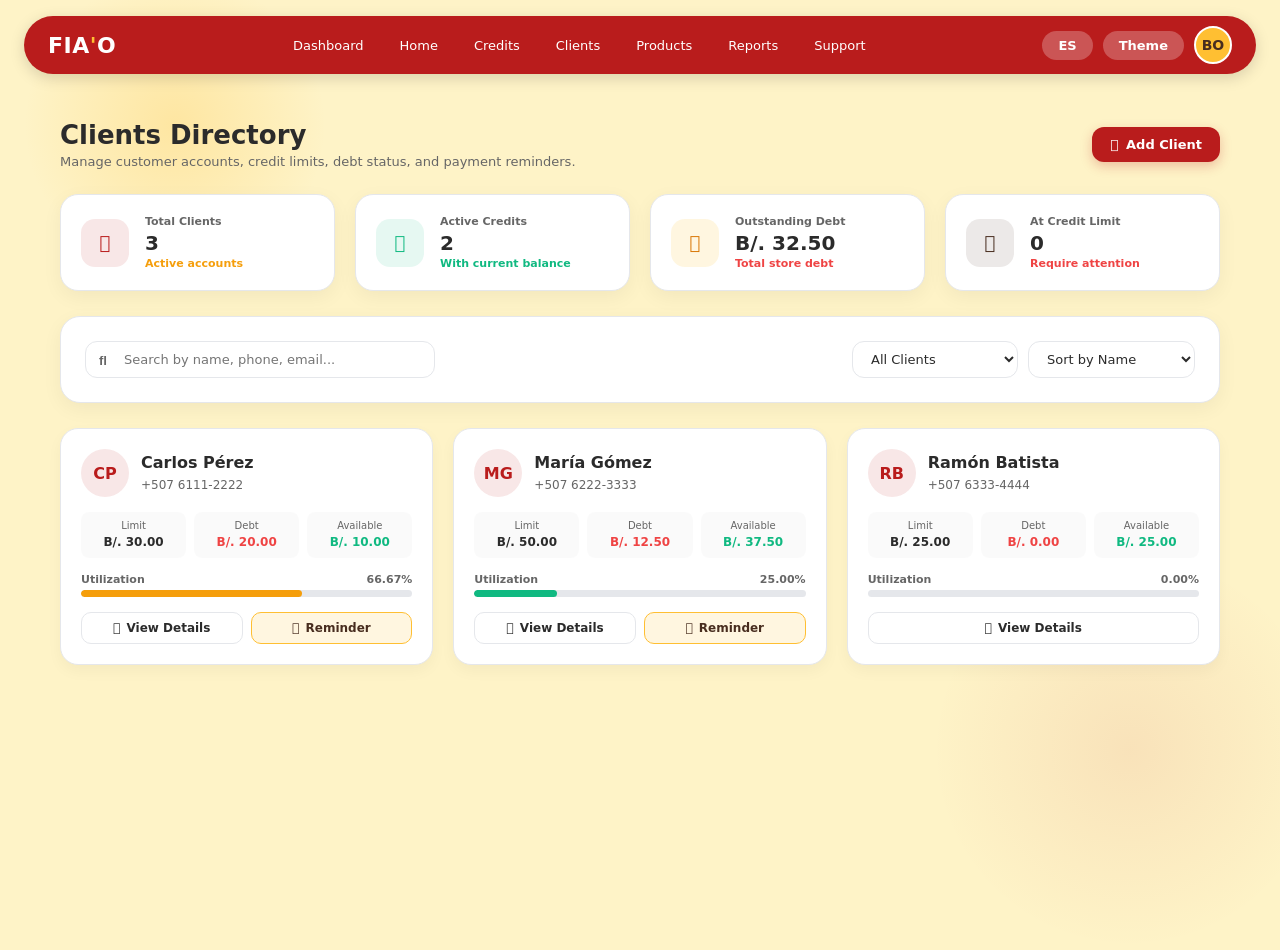
<file: owner-clients.html>
<!DOCTYPE html>
<html lang="en">
<head>
    <meta charset="UTF-8">
    <meta name="viewport" content="width=device-width, initial-scale=1.0">
    <title>FIA'O - Clients Management</title>
    <link rel="stylesheet" href="asset/css/app.css">
    <link rel="stylesheet" href="https://cdnjs.cloudflare.com/ajax/libs/font-awesome/6.4.0/css/all.min.css">
</head>
<body class="page-owner-clients">

    <div class="bg-shape-top"></div>
    <div class="bg-shape-bottom"></div>

    <!-- Navbar corporativo original -->
    <header class="navbar-container">
        <div class="navbar-content">
            <div class="nav-logo">FIA<span>'</span>O</div>
            <nav class="nav-menu">
               <a href="owner-dashboard.html" class="nav-link" data-en="Dashboard" data-es="Panel">Dashboard</a>
                <a href="index.html" class="nav-link" data-en="Home" data-es="Inicio">Home</a>
                <a href="owner-credits.html" class="nav-link" data-en="Credits" data-es="Créditos">Credits</a>
                <a href="owner-clients.html" class="nav-link" data-en="Clients" data-es="Clientes">Clients</a>
                <a href="owner-products.html" class="nav-link" data-en="Products" data-es="Productos">Products</a>
                <a href="owner-reports.html" class="nav-link" data-en="Reports" data-es="Reportes">Reports</a>
                <a href="contacto.html" class="nav-link" data-en="Support" data-es="Soporte">Support</a>

            </nav>
            <div class="nav-right-actions">
                <button id="lang-btn" class="action-pill-btn">ES</button>
                <button id="theme-btn" class="action-pill-btn">Theme</button>
                
                <div class="profile-menu-container">
                    <div class="profile-avatar-btn" id="profileToggle">
                        <span id="userInitials">BO</span>
                    </div>
                    <div class="profile-dropdown" id="profileDropdown">
                        <a href="profile.html" class="dropdown-item">
                            <i class="fa-regular fa-user"></i> <span data-en="My Profile" data-es="Mi Perfil">My Profile</span>
                        </a>
                        <a href="settings.html" class="dropdown-item">
                            <i class="fa-solid fa-gear"></i> <span data-en="Settings" data-es="Ajustes">Settings</span>
                        </a>
                        <div class="dropdown-divider"></div>
                        <a href="login.html" class="dropdown-item logout" id="logoutBtn">
                            <i class="fa-solid fa-arrow-right-from-bracket"></i> <span data-en="Log Out" data-es="Cerrar Sesión">Log Out</span>
                        </a>
                    </div>
                </div>
            </div>
        </div>
    </header>

    <main class="dashboard-main">
        <!-- Encabezado de la Sección -->
        <div class="credits-header-section">
            <div class="title-wrap">
                <h1 data-en="Clients Directory" data-es="Directorio de Clientes">Clients Directory</h1>
                <p data-en="Manage customer accounts, credit limits, debt status, and payment reminders." data-es="Administra cuentas de clientes, límites de crédito, deudas y recordatorios de pago.">Manage customer accounts, credit limits, debt status, and payment reminders.</p>
            </div>
            <button class="btn-primary-fiao" id="openAddClientModal">
                <i class="fa-solid fa-user-plus"></i> <span data-en="Add Client" data-es="Agregar Cliente">Add Client</span>
            </button>
        </div>

        <!-- Tarjetas Estadísticas -->
        <div class="financial-grid">
            <div class="financial-card">
                <div class="card-icon red"><i class="fa-solid fa-users"></i></div>
                <div class="card-info">
                    <span class="card-label" data-en="Total Clients" data-es="Total Clientes">Total Clients</span>
                    <h2 class="card-value" id="statTotalClients">0</h2>
                    <span class="card-trend neutral" data-en="Active accounts" data-es="Cuentas activas">Active accounts</span>
                </div>
            </div>
            <div class="financial-card">
                <div class="card-icon green"><i class="fa-solid fa-wallet"></i></div>
                <div class="card-info">
                    <span class="card-label" data-en="Active Credits" data-es="Créditos Activos">Active Credits</span>
                    <h2 class="card-value" id="statActiveCredits">0</h2>
                    <span class="card-trend positive" data-en="With current balance" data-es="Con saldo actual">With current balance</span>
                </div>
            </div>
            <div class="financial-card">
                <div class="card-icon yellow"><i class="fa-solid fa-file-invoice-dollar"></i></div>
                <div class="card-info">
                    <span class="card-label" data-en="Outstanding Debt" data-es="Deuda Pendiente">Outstanding Debt</span>
                    <h2 class="card-value" id="statOutstandingDebt">B/. 0.00</h2>
                    <span class="card-trend negative" data-en="Total store debt" data-es="Deuda total en tienda">Total store debt</span>
                </div>
            </div>
            <div class="financial-card">
                <div class="card-icon dark"><i class="fa-solid fa-triangle-exclamation"></i></div>
                <div class="card-info">
                    <span class="card-label" data-en="At Credit Limit" data-es="Al Límite de Crédito">At Credit Limit</span>
                    <h2 class="card-value" id="statAtLimit">0</h2>
                    <span class="card-trend negative" data-en="Require attention" data-es="Requieren atención">Require attention</span>
                </div>
            </div>
        </div>

        <!-- Controles de Búsqueda y Filtros -->
        <div class="card-container inventory-controls-card" style="margin-bottom: 25px;">
            <div class="search-sort-row">
                <div class="search-box-wrap" style="flex: 1; max-width: 350px;">
                    <i class="fa-solid fa-magnifying-glass"></i>
                    <input type="text" id="clientSearch" placeholder="Search by name, phone, email..." data-en-placeholder="Search by name, phone, email..." data-es-placeholder="Buscar por nombre, teléfono, correo...">
                </div>

                <div class="filters-group-right">
                    <select id="clientFilterStatus" class="fiao-select">
                        <option value="all" data-en="All Clients" data-es="Todos los Clientes">All Clients</option>
                        <option value="nodebt" data-en="No Debt" data-es="Sin Deuda">No Debt</option>
                        <option value="debt" data-en="Outstanding Debt" data-es="Con Deuda">Outstanding Debt</option>
                        <option value="nearlimit" data-en="Near Credit Limit" data-es="Cerca del Límite">Near Credit Limit</option>
                        <option value="overdue" data-en="Overdue" data-es="Vencidos">Overdue</option>
                    </select>

                    <select id="clientSortSelect" class="fiao-select">
                        <option value="name" data-en="Sort by Name" data-es="Ordenar por Nombre">Sort by Name</option>
                        <option value="debt-desc" data-en="Debt: High to Low" data-es="Deuda: Mayor a Menor">Debt: High to Low</option>
                        <option value="debt-asc" data-en="Debt: Low to High" data-es="Deuda: Menor a Mayor">Debt: Low to High</option>
                    </select>
                </div>
            </div>
        </div>

        <!-- Directorio de Clientes (Grid Cards) -->
        <div class="clients-grid-container" id="clientsGridContainer"></div>
    </main>

    <!-- MODAL: Add / Edit Client -->
    <div class="modal-backdrop" id="clientModal">
        <div class="modal-card">
            <button class="modal-close" id="closeClientModal">&times;</button>
            <h2 id="clientModalTitle" data-en="Add New Client" data-es="Agregar Nuevo Cliente">Add New Client</h2>
            <p data-en="Register customer details and credit rules." data-es="Registra datos del cliente y reglas de crédito.">Register customer details and credit rules.</p>
            
            <form id="clientForm">
                <input type="hidden" id="editClientId">
                <div class="input-group">
                    <label data-en="Full Name" data-es="Nombre Completo">Full Name</label>
                    <input type="text" id="clientName" placeholder="e.g. Carlos Pérez" required>
                </div>
                <div class="form-row">
                    <div class="input-group">
                        <label data-en="Phone Number" data-es="Número de Teléfono">Phone Number</label>
                        <input type="text" id="clientPhone" placeholder="+507 6000-0000" required>
                    </div>
                    <div class="input-group">
                        <label data-en="Email Address (Optional)" data-es="Correo Electrónico (Opcional)">Email Address (Optional)</label>
                        <input type="email" id="clientEmail" placeholder="client@example.com">
                    </div>
                </div>
                <div class="form-row">
                    <div class="input-group">
                        <label data-en="Credit Limit (B/.)" data-es="Límite de Crédito (B/.)">Credit Limit (B/.)</label>
                        <input type="number" id="clientLimit" step="0.01" min="0" placeholder="30.00" required>
                    </div>
                    <div class="input-group" style="display: flex; flex-direction: column; justify-content: flex-end;">
                        <label data-en="Automatic Blocking" data-es="Bloqueo Automático">Automatic Blocking</label>
                        <div style="display: flex; align-items: center; gap: 8px; height: 42px;">
                            <label class="switch">
                                <input type="checkbox" id="clientAutoBlock" checked>
                                <span class="slider round"></span>
                            </label>
                            <span style="font-size: 12px; color: var(--subtext);" data-en="Active" data-es="Activo">Active</span>
                        </div>
                    </div>
                </div>
                <div class="input-group">
                    <label data-en="Notes (Optional)" data-es="Notas (Opcional)">Notes (Optional)</label>
                    <textarea id="clientNotes" placeholder="Additional info..."></textarea>
                </div>
                <button type="submit" class="btn-primary-fiao full-width" data-en="Save Client" data-es="Guardar Cliente">Save Client</button>
            </form>
        </div>
    </div>

    <!-- MODAL: Customer Details & History -->
    <div class="modal-backdrop" id="clientDetailsModal">
        <div class="modal-card" style="max-width: 700px;">
            <button class="modal-close" id="closeDetailsModal">&times;</button>
            <div id="clientDetailsContent"></div>
        </div>
    </div>

    <!-- MODAL: Payment Reminder (WhatsApp / Email) -->
    <div class="modal-backdrop" id="reminderModal">
        <div class="modal-card" style="max-width: 500px;">
            <button class="modal-close" id="closeReminderModal">&times;</button>
            <h2><i class="fa-solid fa-bell" style="color: var(--golden-yellow);"></i> <span data-en="Send Payment Reminder" data-es="Enviar Recordatorio de Pago">Send Payment Reminder</span></h2>
            <p data-en="Customize and send payment reminder to customer." data-es="Personaliza y envía recordatorio de pago al cliente.">Customize and send payment reminder to customer.</p>
            
            <div class="input-group">
                <label data-en="Reminder Channel" data-es="Canal de Recordatorio">Reminder Channel</label>
                <div style="display: flex; gap: 10px; margin-bottom: 10px;">
                    <button type="button" class="filter-btn active" id="channelWhatsAppBtn"><i class="fa-brands fa-whatsapp"></i> WhatsApp</button>
                    <button type="button" class="filter-btn" id="channelEmailBtn"><i class="fa-solid fa-envelope"></i> Email</button>
                </div>
            </div>

            <div class="input-group">
                <label data-en="Editable Message" data-es="Mensaje Editable">Editable Message</label>
                <textarea id="reminderMessageText" rows="6" style="font-size: 13px; line-height: 1.4;"></textarea>
            </div>

            <div id="reminderContactInfo" style="font-size: 12px; color: var(--subtext); margin-bottom: 15px;"></div>

            <div style="display: flex; gap: 10px;">
                <button type="button" class="btn-secondary-fiao full-width" id="cancelReminderBtn" data-en="Cancel" data-es="Cancelar">Cancel</button>
                <button type="button" class="btn-primary-fiao full-width" id="confirmSendReminderBtn" data-en="Proceed to Send" data-es="Proceder a Enviar">Proceed to Send</button>
            </div>
        </div>
    </div>

    <script src="asset/js/owner-clients.js"></script>
</body>
</html>
</file>
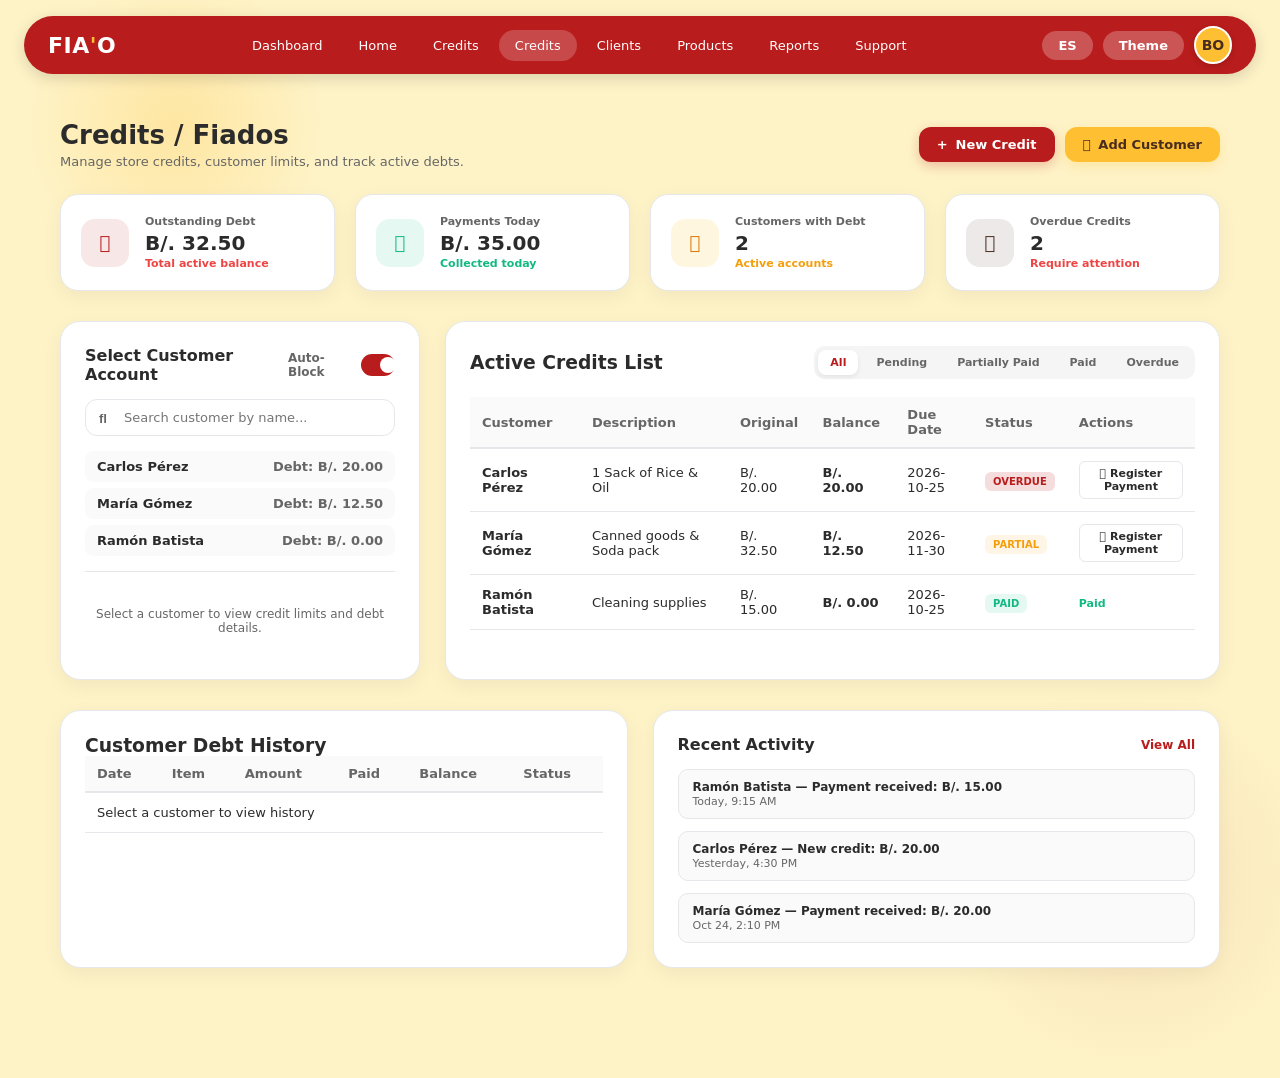
<file: owner-credits.html>
<!DOCTYPE html>
<html lang="en">
<head>
    <meta charset="UTF-8">
    <meta name="viewport" content="width=device-width, initial-scale=1.0">
    <title>FIA'O - Credits & Fiados</title>
    <link rel="stylesheet" href="asset/css/app.css">
    <link rel="stylesheet" href="https://cdnjs.cloudflare.com/ajax/libs/font-awesome/6.4.0/css/all.min.css">
</head>
<body class="page-owner-credits">

    <!-- Fondo decorativo -->
    <div class="bg-shape-top"></div>
    <div class="bg-shape-bottom"></div>

    <!-- Navbar corporativo original -->
    <header class="navbar-container">
        <div class="navbar-content">
            <div class="nav-logo">FIA<span>'</span>O</div>
            <nav class="nav-menu">
                <a href="owner-dashboard.html" class="nav-link" data-en="Dashboard" data-es="Panel">Dashboard</a>
                <a href="index.html" class="nav-link" data-en="Home" data-es="Inicio">Home</a>
                <a href="owner-credits.html" class="nav-link" data-en="Credits" data-es="Créditos">Credits</a>
                <a href="owner-credits.html" class="nav-link active" data-en="Credits" data-es="Créditos">Credits</a>                <a href="owner-clients.html" class="nav-link" data-en="Clients" data-es="Clientes">Clients</a>
                <a href="owner-products.html" class="nav-link" data-en="Products" data-es="Productos">Products</a>
                <a href="owner-reports.html" class="nav-link" data-en="Reports" data-es="Reportes">Reports</a>
                <a href="contacto.html" class="nav-link" data-en="Support" data-es="Soporte">Support</a>

            </nav>
            <div class="nav-right-actions">
                <button id="lang-btn" class="action-pill-btn">ES</button>
                <button id="theme-btn" class="action-pill-btn">Theme</button>
                
                <!-- Bolita circular del perfil -->
                <div class="profile-menu-container">
                    <div class="profile-avatar-btn" id="profileToggle">
                        <span id="userInitials">BO</span>
                    </div>
                    <div class="profile-dropdown" id="profileDropdown">
                        <a href="profile.html" class="dropdown-item">
                            <i class="fa-regular fa-user"></i> <span data-en="My Profile" data-es="Mi Perfil">My Profile</span>
                        </a>
                        <a href="settings.html" class="dropdown-item">
                            <i class="fa-solid fa-gear"></i> <span data-en="Settings" data-es="Ajustes">Settings</span>
                        </a>
                        <div class="dropdown-divider"></div>
                        <a href="login.html" class="dropdown-item logout" id="logoutBtn">
                            <i class="fa-solid fa-arrow-right-from-bracket"></i> <span data-en="Log Out" data-es="Cerrar Sesión">Log Out</span>
                        </a>
                    </div>
                </div>
            </div>
        </div>
    </header>

    <!-- Contenido Principal -->
    <main class="dashboard-main">
        <!-- Encabezado de la Sección -->
        <div class="credits-header-section">
            <div class="title-wrap">
                <h1 data-en="Credits / Fiados" data-es="Créditos / Fiados">Credits / Fiados</h1>
                <p data-en="Manage store credits, customer limits, and track active debts." data-es="Administra créditos de la tienda, límites de clientes y deudas activas.">Manage store credits, customer limits, and track active debts.</p>
            </div>
            <div class="action-buttons-wrap">
                <button class="btn-primary-fiao" id="openNewCreditModal">
                    <i class="fa-solid fa-plus"></i> <span data-en="New Credit" data-es="Nuevo Crédito">New Credit</span>
                </button>
                <button class="btn-secondary-fiao" id="openAddCustomerModal">
                    <i class="fa-solid fa-user-plus"></i> <span data-en="Add Customer" data-es="Agregar Cliente">Add Customer</span>
                </button>
            </div>
        </div>

        <!-- Tarjetas de Resumen Financiero (Debt Overview) -->
        <div class="financial-grid">
            <div class="financial-card">
                <div class="card-icon red"><i class="fa-solid fa-wallet"></i></div>
                <div class="card-info">
                    <span class="card-label" data-en="Outstanding Debt" data-es="Deuda Pendiente">Outstanding Debt</span>
                    <h2 class="card-value" id="statOutstandingDebt">B/. 0.00</h2>
                    <span class="card-trend negative" data-en="Total active balance" data-es="Saldo activo total">Total active balance</span>
                </div>
            </div>
            <div class="financial-card">
                <div class="card-icon green"><i class="fa-solid fa-circle-check"></i></div>
                <div class="card-info">
                    <span class="card-label" data-en="Payments Today" data-es="Pagos Hoy">Payments Today</span>
                    <h2 class="card-value" id="statPaymentsToday">B/. 0.00</h2>
                    <span class="card-trend positive" data-en="Collected today" data-es="Recaudado hoy">Collected today</span>
                </div>
            </div>
            <div class="financial-card">
                <div class="card-icon yellow"><i class="fa-solid fa-users"></i></div>
                <div class="card-info">
                    <span class="card-label" data-en="Customers with Debt" data-es="Clientes con Deuda">Customers with Debt</span>
                    <h2 class="card-value" id="statCustomersWithDebt">0</h2>
                    <span class="card-trend neutral" data-en="Active accounts" data-es="Cuentas activas">Active accounts</span>
                </div>
            </div>
            <div class="financial-card">
                <div class="card-icon dark"><i class="fa-solid fa-triangle-exclamation"></i></div>
                <div class="card-info">
                    <span class="card-label" data-en="Overdue Credits" data-es="Créditos Vencidos">Overdue Credits</span>
                    <h2 class="card-value" id="statOverdueCredits">0</h2>
                    <span class="card-trend negative" data-en="Require attention" data-es="Requieren atención">Require attention</span>
                </div>
            </div>
        </div>

        <!-- Panel de Control y Selección de Cliente -->
        <div class="control-panel-grid">
            <div class="customer-selection-card">
                <div class="section-title-row">
                    <h3 data-en="Select Customer Account" data-es="Seleccionar Cuenta de Cliente">Select Customer Account</h3>
                    <div class="auto-block-toggle-wrap">
                        <span data-en="Auto-Block" data-es="Bloqueo Auto">Auto-Block</span>
                        <label class="switch">
                            <input type="checkbox" id="autoBlockToggle" checked>
                            <span class="slider round"></span>
                        </label>
                    </div>
                </div>
                <div class="search-box-wrap">
                    <i class="fa-solid fa-magnifying-glass"></i>
                    <input type="text" id="customerSearchInput" placeholder="Search customer by name..." data-en-placeholder="Search customer by name..." data-es-placeholder="Buscar cliente por nombre...">
                </div>
                <div class="customer-dropdown-list" id="customerSelectList"></div>

                <div class="selected-customer-details" id="selectedCustomerDetails">
                    <div class="empty-selection-msg" data-en="Select a customer to view credit limits and debt details." data-es="Selecciona un cliente para ver límites de crédito y deudas.">
                        Select a customer to view credit limits and debt details.
                    </div>
                </div>
            </div>

            <!-- Listado General de Créditos y Filtros -->
            <div class="credits-main-list-card">
                <div class="list-header-row">
                    <h3 data-en="Active Credits List" data-es="Lista de Créditos Activos">Active Credits List</h3>
                    <div class="filter-tabs">
                        <button class="filter-btn active" data-filter="all" data-en="All" data-es="Todos">All</button>
                        <button class="filter-btn" data-filter="pending" data-en="Pending" data-es="Pendiente">Pending</button>
                        <button class="filter-btn" data-filter="partial" data-en="Partially Paid" data-es="Abonado">Partially Paid</button>
                        <button class="filter-btn" data-filter="paid" data-en="Paid" data-es="Pagado">Paid</button>
                        <button class="filter-btn" data-filter="overdue" data-en="Overdue" data-es="Vencido">Overdue</button>
                    </div>
                </div>

                <div class="table-responsive">
                    <table class="fiao-table" id="creditsTable">
                        <thead>
                            <tr>
                                <th data-en="Customer" data-es="Cliente">Customer</th>
                                <th data-en="Description" data-es="Descripción">Description</th>
                                <th data-en="Original" data-es="Original">Original</th>
                                <th data-en="Balance" data-es="Saldo">Balance</th>
                                <th data-en="Due Date" data-es="Vencimiento">Due Date</th>
                                <th data-en="Status" data-es="Estado">Status</th>
                                <th data-en="Actions" data-es="Acciones">Actions</th>
                            </tr>
                        </thead>
                        <tbody id="creditsTableBody"></tbody>
                    </table>
                </div>
            </div>
        </div>

        <!-- Historial y Actividad -->
        <div class="bottom-sections-grid">
            <div class="card-container">
                <h3 data-en="Customer Debt History" data-es="Historial de Deuda del Cliente">Customer Debt History</h3>
                <div class="table-responsive">
                    <table class="fiao-table" id="debtHistoryTable">
                        <thead>
                            <tr>
                                <th data-en="Date" data-es="Fecha">Date</th>
                                <th data-en="Item" data-es="Artículo">Item</th>
                                <th data-en="Amount" data-es="Monto">Amount</th>
                                <th data-en="Paid" data-es="Abonado">Paid</th>
                                <th data-en="Balance" data-es="Saldo">Balance</th>
                                <th data-en="Status" data-es="Estado">Status</th>
                            </tr>
                        </thead>
                        <tbody id="debtHistoryBody">
                            <tr>
                                <td colspan="6" class="text-center" data-en="Select a customer to view history" data-es="Selecciona un cliente para ver su historial">Select a customer to view history</td>
                            </tr>
                        </tbody>
                    </table>
                </div>
            </div>

            <div class="card-container">
                <div class="section-title-row">
                    <h3 data-en="Recent Activity" data-es="Actividad Reciente">Recent Activity</h3>
                    <button class="text-link-btn" id="viewAllActivityBtn" data-en="View All" data-es="Ver Todo">View All</button>
                </div>
                <div class="activity-list" id="recentActivityList"></div>
            </div>
        </div>
    </main>

    <!-- MODAL: Add Customer -->
    <div class="modal-backdrop" id="addCustomerModal">
        <div class="modal-card">
            <button class="modal-close" id="closeCustomerModal">&times;</button>
            <h2 data-en="Add New Customer" data-es="Agregar Nuevo Cliente">Add New Customer</h2>
            <p data-en="Register customer details and credit limit." data-es="Registra los datos del cliente y límite de crédito.">Register customer details and credit limit.</p>
            <form id="addCustomerForm">
                <div class="input-group">
                    <label data-en="Full Name" data-es="Nombre Completo">Full Name</label>
                    <input type="text" id="custFullName" placeholder="e.g. Carlos Pérez" required>
                </div>
                <div class="input-group">
                    <label data-en="Phone Number" data-es="Número de Teléfono">Phone Number</label>
                    <input type="text" id="custPhone" placeholder="+507 6000-0000" required>
                </div>
                <div class="input-group">
                    <label data-en="Email Address (Optional)" data-es="Correo Electrónico (Opcional)">Email Address (Optional)</label>
                    <input type="email" id="custEmail" placeholder="customer@example.com">
                </div>
                <div class="input-group">
                    <label data-en="Credit Limit (B/.)" data-es="Límite de Crédito (B/.)">Credit Limit (B/.)</label>
                    <input type="number" id="custLimit" step="0.01" min="0" placeholder="30.00" required>
                </div>
                <div class="input-group">
                    <label data-en="Notes (Optional)" data-es="Notas (Opcional)">Notes (Optional)</label>
                    <textarea id="custNotes" placeholder="Additional details..."></textarea>
                </div>
                <button type="submit" class="btn-primary-fiao full-width" data-en="Save Customer" data-es="Guardar Cliente">Save Customer</button>
            </form>
        </div>
    </div>

    <!-- MODAL: New Credit -->
    <div class="modal-backdrop" id="newCreditModal">
        <div class="modal-card">
            <button class="modal-close" id="closeCreditModal">&times;</button>
            <h2 data-en="Register New Credit (Fiado)" data-es="Registrar Nuevo Crédito (Fiado)">Register New Credit (Fiado)</h2>
            <p data-en="Assign items to customer account." data-es="Asigna artículos a la cuenta del cliente.">Assign items to customer account.</p>
            <form id="newCreditForm">
                <div class="input-group">
                    <label data-en="Select Customer" data-es="Seleccionar Cliente">Select Customer</label>
                    <select id="creditCustSelect" required>
                        <option value="">-- Choose customer --</option>
                    </select>
                </div>
                <div class="credit-preview-box" id="creditPreviewBox">
                    <span data-en="Limit: B/. 0.00 | Debt: B/. 0.00 | Available: B/. 0.00" data-es="Límite: B/. 0.00 | Deuda: B/. 0.00 | Disponible: B/. 0.00">Limit: B/. 0.00 | Debt: B/. 0.00 | Available: B/. 0.00</span>
                </div>
                <div class="input-group">
                    <label data-en="Product / Description" data-es="Producto / Descripción">Product / Description</label>
                    <input type="text" id="credItemDesc" placeholder="e.g. 1 Sack of Rice & Oil" required>
                </div>
                <div class="form-row">
                    <div class="input-group">
                        <label data-en="Quantity" data-es="Cantidad">Quantity</label>
                        <input type="number" id="credQty" min="1" value="1" required>
                    </div>
                    <div class="input-group">
                        <label data-en="Unit Price (B/.)" data-es="Precio Unitario (B/.)">Unit Price (B/.)</label>
                        <input type="number" id="credUnitPrice" step="0.01" min="0.01" placeholder="0.00" required>
                    </div>
                </div>
                <div class="input-group">
                    <label data-en="Total Amount (B/.)" data-es="Monto Total (B/.)">Total Amount (B/.)</label>
                    <input type="text" id="credTotalAmount" readonly value="B/. 0.00">
                </div>
                <div class="form-row">
                    <div class="input-group">
                        <label data-en="Date" data-es="Fecha">Date</label>
                        <input type="date" id="credDate" required>
                    </div>
                    <div class="input-group">
                        <label data-en="Due Date (Required for Reminders)" data-es="Vencimiento (Obligatorio para Recordatorios)">Due Date</label>
                        <input type="date" id="credDueDate" required>
                    </div>
                </div>
                <button type="submit" class="btn-primary-fiao full-width" data-en="Save Credit" data-es="Guardar Crédito">Save Credit</button>
            </form>
        </div>
    </div>

    <!-- MODAL: Register Payment & Mark as Paid -->
    <div class="modal-backdrop" id="registerPaymentModal">
        <div class="modal-card">
            <button class="modal-close" id="closePaymentModal">&times;</button>
            <h2 data-en="Register Payment & Mark as Paid" data-es="Registrar Pago y Marcar como Pagado">Register Payment & Mark as Paid</h2>
            <p data-en="Apply partial or full payment to reduce customer debt." data-es="Aplica abono parcial o pago total para reducir la deuda del cliente.">Apply partial or full payment to reduce customer debt.</p>
            <form id="registerPaymentForm">
                <input type="hidden" id="payCreditId">
                <div class="input-group">
                    <label data-en="Customer" data-es="Cliente">Customer</label>
                    <input type="text" id="payCustName" readonly>
                </div>
                <div class="input-group">
                    <label data-en="Credit Item" data-es="Artículo de Crédito">Credit Item</label>
                    <input type="text" id="payItemDesc" readonly>
                </div>
                <div class="form-row">
                    <div class="input-group">
                        <label data-en="Pending Balance" data-es="Saldo Pendiente">Pending Balance</label>
                        <input type="text" id="payPendingBalance" readonly>
                    </div>
                    <div class="input-group">
                        <label data-en="Payment Amount (B/.)" data-es="Monto a Pagar (B/.)">Payment Amount (B/.)</label>
                        <input type="number" id="payAmount" step="0.01" min="0.01" placeholder="0.00" required>
                    </div>
                </div>
                <div class="payment-modal-actions" style="display: flex; gap: 10px; margin-top: 15px;">
                    <button type="button" class="btn-secondary-fiao full-width" id="markFullPaidBtn" data-en="Mark as Fully Paid" data-es="Marcar Pagado Completo">Mark as Fully Paid</button>
                    <button type="submit" class="btn-primary-fiao full-width" data-en="Register Payment" data-es="Registrar Pago">Register Payment</button>
                </div>
            </form>
        </div>
    </div>

    <script src="asset/js/owner-credits.js"></script>
</body>
</html>
</file>
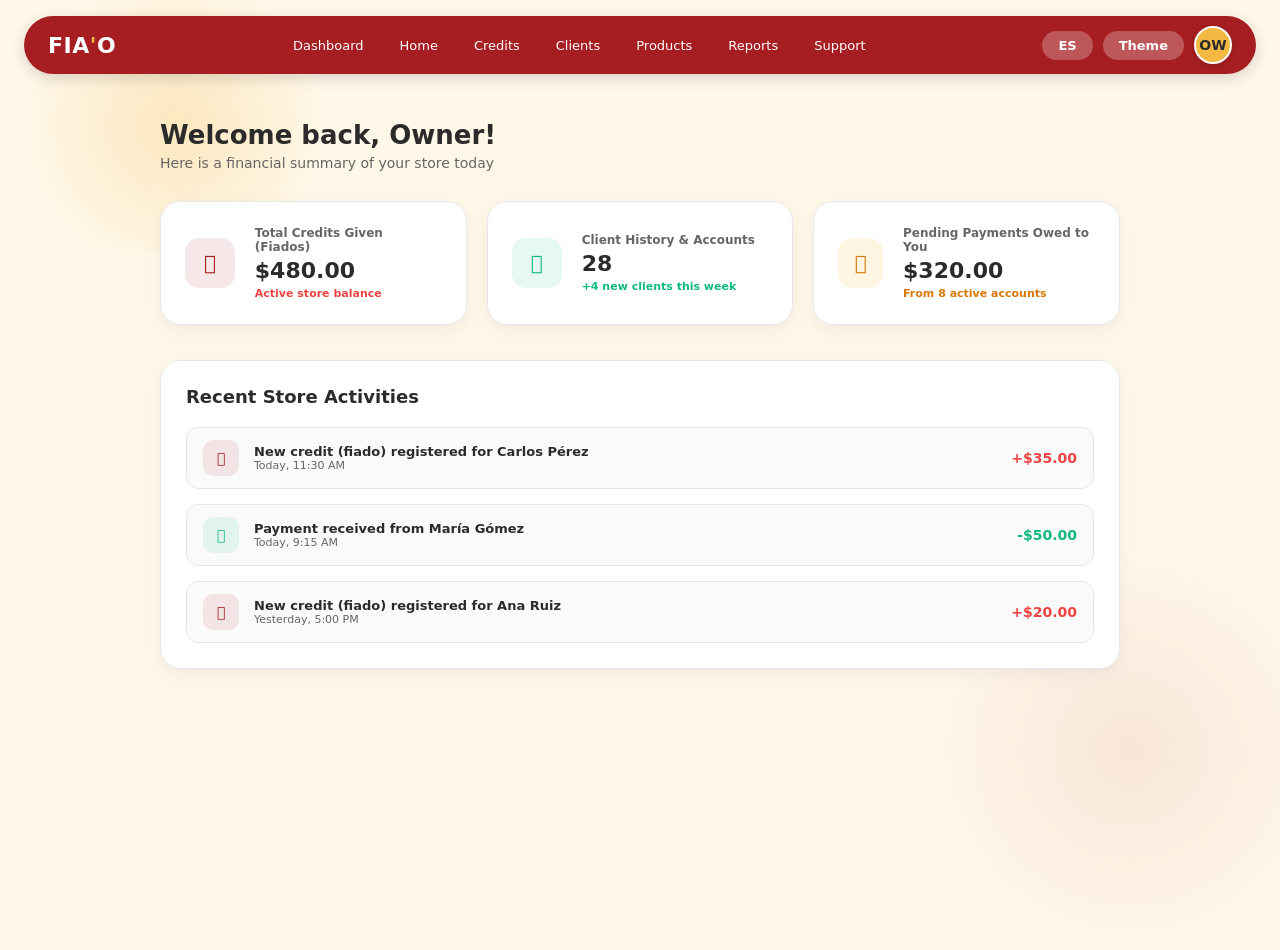
<file: owner-dashboard.html>
<!DOCTYPE html>
<html lang="en">
<head>
    <meta charset="UTF-8">
    <meta name="viewport" content="width=device-width, initial-scale=1.0">
    <title>FIA'O - Owner Dashboard</title>
    <link rel="stylesheet" href="asset/css/app.css">
    <link rel="stylesheet" href="https://cdnjs.cloudflare.com/ajax/libs/font-awesome/6.4.0/css/all.min.css">
</head>
<body class="page-owner-dashboard">

    <!-- Fondo decorativo -->
    <div class="bg-shape-top"></div>
    <div class="bg-shape-bottom"></div>

    <!-- Navbar con el círculo de iniciales a la derecha -->
    <header class="navbar-container">
        <div class="navbar-content">
            <div class="nav-logo">FIA<span>'</span>O</div>
            <nav class="nav-menu">
                <a href="owner-dashboard.html" class="nav-link" data-en="Dashboard" data-es="Panel">Dashboard</a>
                <a href="index.html" class="nav-link" data-en="Home" data-es="Inicio">Home</a>
                <a href="owner-credits.html" class="nav-link" data-en="Credits" data-es="Créditos">Credits</a>
                <a href="owner-clients.html" class="nav-link" data-en="Clients" data-es="Clientes">Clients</a>
                <a href="owner-products.html" class="nav-link" data-en="Products" data-es="Productos">Products</a>
                <a href="owner-reports.html" class="nav-link" data-en="Reports" data-es="Reportes">Reports</a>
                <a href="contacto.html" class="nav-link" data-en="Support" data-es="Soporte">Support</a>
            </nav>
            <div class="nav-right-actions">
                <button id="lang-btn" class="action-pill-btn">ES</button>
                <button id="theme-btn" class="action-pill-btn">Theme</button>
                
                <!-- Círculo de Perfil con Iniciales y Menú Desplegable -->
                <div class="profile-menu-container">
                    <div class="profile-avatar-btn" id="profileToggle">
                        <span id="userInitials">US</span>
                    </div>
                    <div class="profile-dropdown" id="profileDropdown">
                        <a href="profile.html" class="dropdown-item">
                            <i class="fa-regular fa-user"></i> <span data-en="Profile & Settings" data-es="Perfil y Ajustes">Profile & Settings</span>
                        </a>
                        <div class="dropdown-divider"></div>
                        <a href="login.html" class="dropdown-item logout" id="logoutBtn">
                            <i class="fa-solid fa-arrow-right-from-bracket"></i> <span data-en="Sign Out" data-es="Cerrar Sesión">Sign Out</span>
                        </a>
                    </div>
                </div>
            </div>
        </div>
    </header>

    <!-- Contenido Principal del Dashboard del Owner -->
    <main class="dashboard-main">
        <!-- Saludo Personalizado e Inteligente -->
        <div class="welcome-banner">
            <h1 id="welcomeHeading">Welcome, <span id="userNamePlaceholder">User</span>!</h1>
            <p data-en="Here is a financial summary of your store today" data-es="Aquí tienes un resumen financiero de tu tienda hoy">Here is a financial summary of your store today</p>
        </div>

        <!-- Tarjetas de Resumen Financiero Específicas para el Owner -->
        <div class="financial-grid">
            <div class="financial-card">
                <div class="card-icon red">
                    <i class="fa-solid fa-hand-holding-dollar"></i>
                </div>
                <div class="card-info">
                    <span class="card-label" data-en="Total Credits Given (Fiados)" data-es="Créditos Otorgados (Fiados)">Total Credits Given (Fiados)</span>
                    <h2 class="card-value">$480.00</h2>
                    <span class="card-trend negative" data-en="Active store balance" data-es="Saldo activo en tienda">Active store balance</span>
                </div>
            </div>

            <div class="financial-card">
                <div class="card-icon green">
                    <i class="fa-solid fa-users"></i>
                </div>
                <div class="card-info">
                    <span class="card-label" data-en="Client History & Accounts" data-es="Historial de Clientes">Client History & Accounts</span>
                    <h2 class="card-value">28</h2>
                    <span class="card-trend positive" data-en="+4 new clients this week" data-es="+4 clientes nuevos esta semana">+4 new clients this week</span>
                </div>
            </div>

            <div class="financial-card">
                <div class="card-icon yellow">
                    <i class="fa-solid fa-file-invoice-dollar"></i>
                </div>
                <div class="card-info">
                    <span class="card-label" data-en="Pending Payments Owed to You" data-es="Pagos que te Deben">Pending Payments Owed to You</span>
                    <h2 class="card-value">$320.00</h2>
                    <span class="card-trend neutral" data-en="From 8 active accounts" data-es="De 8 cuentas activas">From 8 active accounts</span>
                </div>
            </div>
        </div>

        <!-- Sección de Actividades Recientes del Negocio -->
        <div class="recent-activity-section">
            <h3 data-en="Recent Store Activities" data-es="Actividades Recientes del Negocio">Recent Store Activities</h3>
            <div class="activity-list">
                <div class="activity-item">
                    <div class="activity-icon credit">
                        <i class="fa-solid fa-arrow-up"></i>
                    </div>
                    <div class="activity-details">
                        <span class="activity-title" data-en="New credit (fiado) registered for Carlos Pérez" data-es="Nuevo crédito (fiado) registrado para Carlos Pérez">New credit (fiado) registered for Carlos Pérez</span>
                        <span class="activity-time">Today, 11:30 AM</span>
                    </div>
                    <span class="activity-amount negative">+$35.00</span>
                </div>

                <div class="activity-item">
                    <div class="activity-icon payment">
                        <i class="fa-solid fa-arrow-down"></i>
                    </div>
                    <div class="activity-details">
                        <span class="activity-title" data-en="Payment received from María Gómez" data-es="Pago recibido de María Gómez">Payment received from María Gómez</span>
                        <span class="activity-time">Today, 9:15 AM</span>
                    </div>
                    <span class="activity-amount positive">-$50.00</span>
                </div>

                <div class="activity-item">
                    <div class="activity-icon credit">
                        <i class="fa-solid fa-arrow-up"></i>
                    </div>
                    <div class="activity-details">
                        <span class="activity-title" data-en="New credit (fiado) registered for Ana Ruiz" data-es="Nuevo crédito (fiado) registrado para Ana Ruiz">New credit (fiado) registered for Ana Ruiz</span>
                        <span class="activity-time">Yesterday, 5:00 PM</span>
                    </div>
                    <span class="activity-amount negative">+$20.00</span>
                </div>
            </div>
        </div>
    </main>

    <script src="asset/js/owner-dashboard.js"></script>
</body>
</html>
</file>
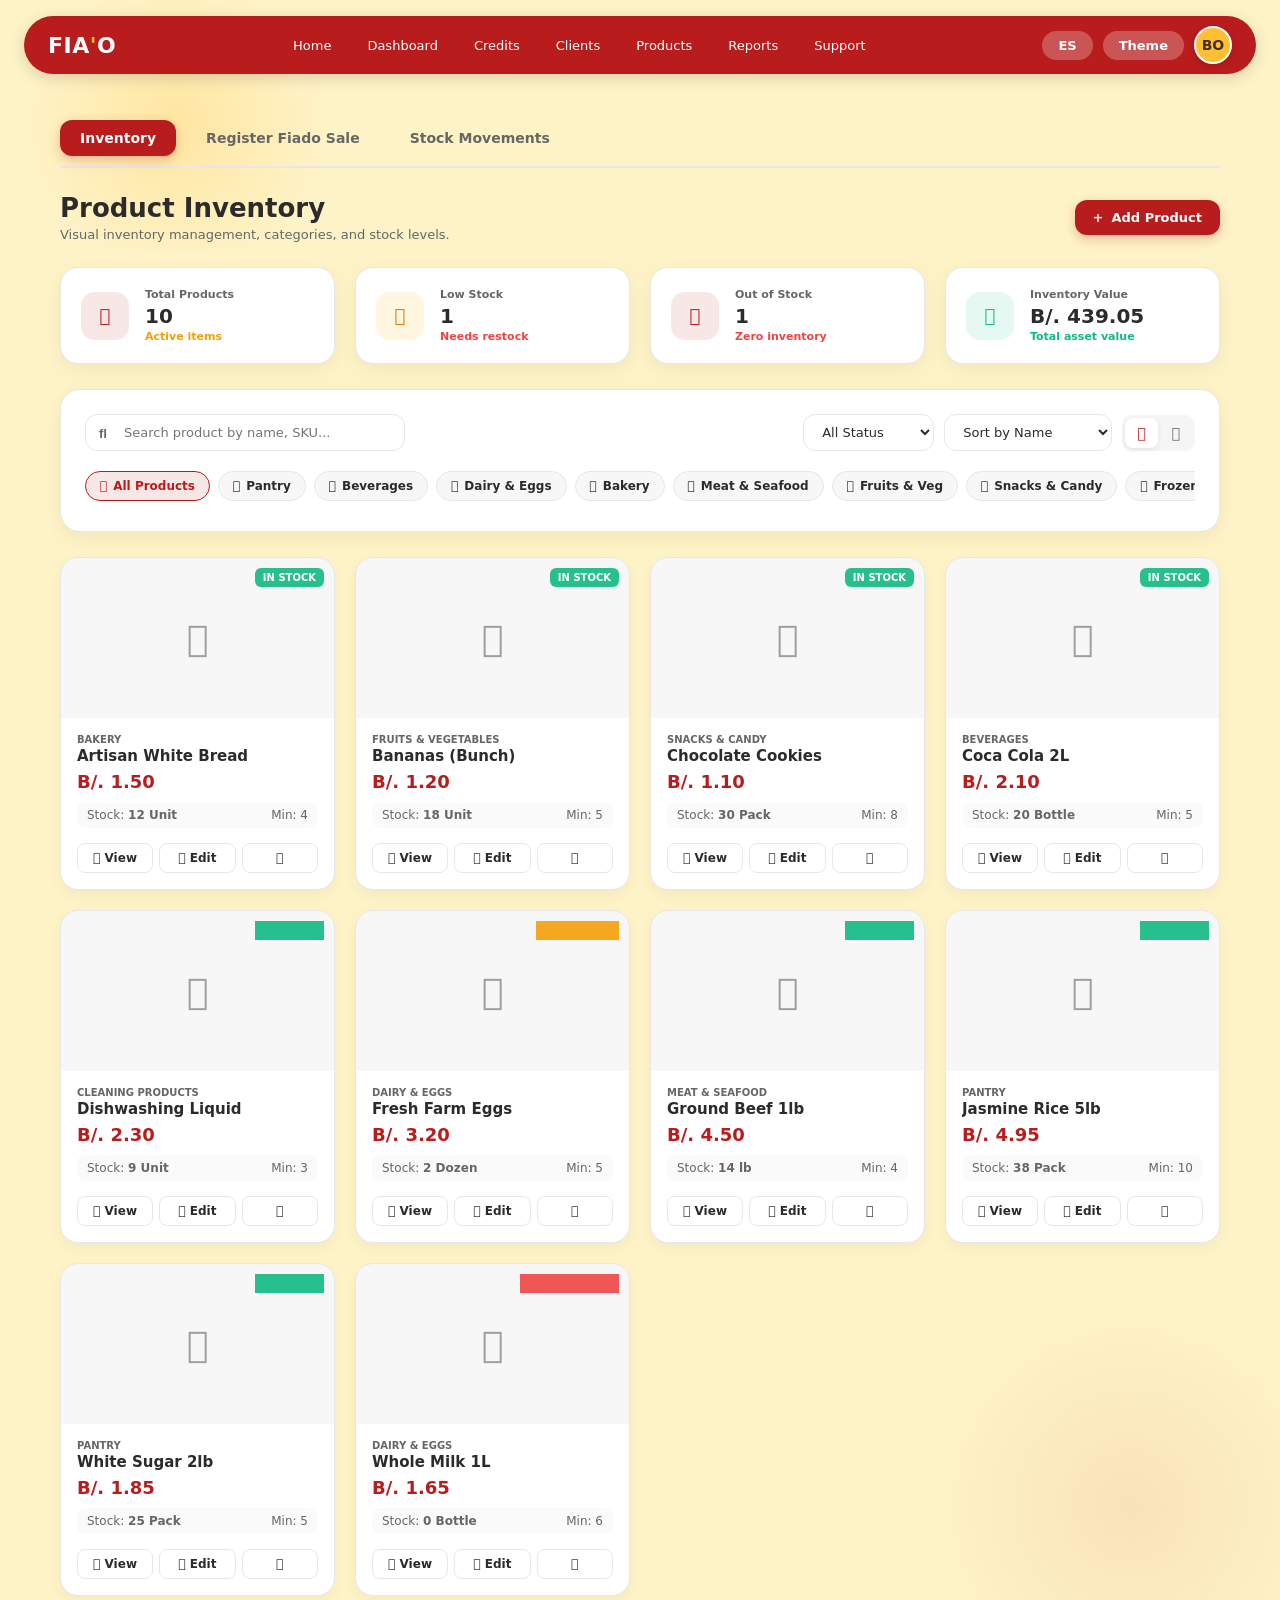
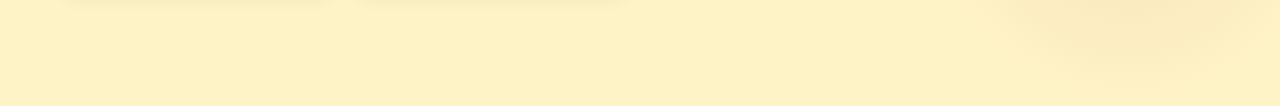
<file: owner-products.html>
<!DOCTYPE html>
<html lang="en">
<head>
    <meta charset="UTF-8">
    <meta name="viewport" content="width=device-width, initial-scale=1.0">
    <title>FIA'O - Products & Inventory</title>
    <link rel="stylesheet" href="asset/css/app.css">
    <link rel="stylesheet" href="https://cdnjs.cloudflare.com/ajax/libs/font-awesome/6.4.0/css/all.min.css">
</head>
<body class="page-owner-products">

    <div class="bg-shape-top"></div>
    <div class="bg-shape-bottom"></div>

    <!-- Navbar corporativo original -->
    <header class="navbar-container">
        <div class="navbar-content">
            <div class="nav-logo">FIA<span>'</span>O</div>
            <nav class="nav-menu">
                <a href="index.html" class="nav-link" data-en="Home" data-es="Inicio">Home</a>
                <a href="owner-dashboard.html" class="nav-link" data-en="Dashboard" data-es="Panel">Dashboard</a>
                <a href="owner-credits.html" class="nav-link" data-en="Credits" data-es="Créditos">Credits</a>
                <a href="owner-clients.html" class="nav-link" data-en="Clients" data-es="Clientes">Clients</a>
                <a href="owner-products.html" class="nav-link" data-en="Products" data-es="Productos">Products</a>
                <a href="owner-reports.html" class="nav-link" data-en="Reports" data-es="Reportes">Reports</a>
                <a href="contacto.html" class="nav-link" data-en="Support" data-es="Soporte">Support</a>
            </nav>
            <div class="nav-right-actions">
                <button id="lang-btn" class="action-pill-btn">ES</button>
                <button id="theme-btn" class="action-pill-btn">Theme</button>
                
                <div class="profile-menu-container">
                    <div class="profile-avatar-btn" id="profileToggle">
                        <span id="userInitials">BO</span>
                    </div>
                    <div class="profile-dropdown" id="profileDropdown">
                        <a href="profile.html" class="dropdown-item">
                            <i class="fa-regular fa-user"></i> <span data-en="My Profile" data-es="Mi Perfil">My Profile</span>
                        </a>
                        <a href="settings.html" class="dropdown-item">
                            <i class="fa-solid fa-gear"></i> <span data-en="Settings" data-es="Ajustes">Settings</span>
                        </a>
                        <div class="dropdown-divider"></div>
                        <a href="login.html" class="dropdown-item logout" id="logoutBtn">
                            <i class="fa-solid fa-arrow-right-from-bracket"></i> <span data-en="Log Out" data-es="Cerrar Sesión">Log Out</span>
                        </a>
                    </div>
                </div>
            </div>
        </div>
    </header>

    <main class="dashboard-main">
        <!-- Pestañas Internas del Módulo Products -->
        <div class="tabs-nav">
            <button class="tab-btn active" data-tab="inventory" data-en="Inventory" data-es="Inventario">Inventory</button>
            <button class="tab-btn" data-tab="sale" data-en="Register Fiado Sale" data-es="Registrar Venta Fiada">Register Fiado Sale</button>
            <button class="tab-btn" data-tab="movements" data-en="Stock Movements" data-es="Movimientos de Stock">Stock Movements</button>
        </div>

        <!-- TAB 1: INVENTORY -->
        <div class="tab-content active" id="tab-inventory">
            <div class="credits-header-section">
                <div class="title-wrap">
                    <h1 data-en="Product Inventory" data-es="Inventario de Productos">Product Inventory</h1>
                    <p data-en="Visual inventory management, categories, and stock levels." data-es="Gestión visual de inventario, categorías y niveles de stock.">Visual inventory management, categories, and stock levels.</p>
                </div>
                <button class="btn-primary-fiao" id="openAddProductModal">
                    <i class="fa-solid fa-plus"></i> <span data-en="Add Product" data-es="Agregar Producto">Add Product</span>
                </button>
            </div>

            <!-- Estadísticas -->
            <div class="financial-grid">
                <div class="financial-card">
                    <div class="card-icon red"><i class="fa-solid fa-box"></i></div>
                    <div class="card-info">
                        <span class="card-label" data-en="Total Products" data-es="Total Productos">Total Products</span>
                        <h2 class="card-value" id="statTotalProducts">0</h2>
                        <span class="card-trend neutral" data-en="Active items" data-es="Artículos activos">Active items</span>
                    </div>
                </div>
                <div class="financial-card">
                    <div class="card-icon yellow"><i class="fa-solid fa-triangle-exclamation"></i></div>
                    <div class="card-info">
                        <span class="card-label" data-en="Low Stock" data-es="Stock Bajo">Low Stock</span>
                        <h2 class="card-value" id="statLowStock">0</h2>
                        <span class="card-trend negative" data-en="Needs restock" data-es="Requiere reabastecer">Needs restock</span>
                    </div>
                </div>
                <div class="financial-card">
                    <div class="card-icon red"><i class="fa-solid fa-ban"></i></div>
                    <div class="card-info">
                        <span class="card-label" data-en="Out of Stock" data-es="Sin Stock">Out of Stock</span>
                        <h2 class="card-value" id="statOutOfStock">0</h2>
                        <span class="card-trend negative" data-en="Zero inventory" data-es="Inventario en cero">Zero inventory</span>
                    </div>
                </div>
                <div class="financial-card">
                    <div class="card-icon green"><i class="fa-solid fa-wallet"></i></div>
                    <div class="card-info">
                        <span class="card-label" data-en="Inventory Value" data-es="Valor del Inventario">Inventory Value</span>
                        <h2 class="card-value" id="statInventoryValue">B/. 0.00</h2>
                        <span class="card-trend positive" data-en="Total asset value" data-es="Valor total de activos">Total asset value</span>
                    </div>
                </div>
            </div>

            <!-- Filtros, Buscador y Selector de Vista (Grid / List) -->
            <div class="card-container inventory-controls-card">
                <div class="search-sort-row">
                    <div class="search-box-wrap" style="flex: 1; max-width: 320px;">
                        <i class="fa-solid fa-magnifying-glass"></i>
                        <input type="text" id="inventorySearch" placeholder="Search product by name, SKU..." data-en-placeholder="Search product by name, SKU..." data-es-placeholder="Buscar producto por nombre, SKU...">
                    </div>
                    
                    <div class="filters-group-right">
                        <select id="statusFilter" class="fiao-select">
                            <option value="all" data-en="All Status" data-es="Todos los Estados">All Status</option>
                            <option value="instock" data-en="In Stock" data-es="En Stock">In Stock</option>
                            <option value="lowstock" data-en="Low Stock" data-es="Stock Bajo">Low Stock</option>
                            <option value="outofstock" data-en="Out of Stock" data-es="Sin Stock">Out of Stock</option>
                        </select>

                        <select id="sortSelect" class="fiao-select">
                            <option value="name" data-en="Sort by Name" data-es="Ordenar por Nombre">Sort by Name</option>
                            <option value="price-asc" data-en="Price: Low to High" data-es="Precio: Menor a Mayor">Price: Low to High</option>
                            <option value="price-desc" data-en="Price: High to Low" data-es="Precio: Mayor a Menor">Price: High to Low</option>
                            <option value="stock" data-en="Stock Level" data-es="Nivel de Stock">Stock Level</option>
                        </select>

                        <!-- Selector de Vista Grid / List -->
                        <div class="view-mode-toggle">
                            <button class="view-mode-btn active" id="gridViewBtn" title="Grid View"><i class="fa-solid fa-grip"></i></button>
                            <button class="view-mode-btn" id="listViewBtn" title="List View"><i class="fa-solid fa-list"></i></button>
                        </div>
                    </div>
                </div>

                <!-- Categorías Interactivas (Píldoras horizontales con iconos) -->
                <div class="categories-pills-container" id="categoriesPillsContainer">
                    <button class="cat-pill active" data-category="All"><i class="fa-solid fa-border-all"></i> <span data-en="All Products" data-es="Todos">All Products</span></button>
                    <button class="cat-pill" data-category="Pantry"><i class="fa-solid fa-wheat-awn"></i> Pantry</button>
                    <button class="cat-pill" data-category="Beverages"><i class="fa-solid fa-bottle-water"></i> Beverages</button>
                    <button class="cat-pill" data-category="Dairy & Eggs"><i class="fa-solid fa-cow"></i> Dairy & Eggs</button>
                    <button class="cat-pill" data-category="Bakery"><i class="fa-solid fa-bread-slice"></i> Bakery</button>
                    <button class="cat-pill" data-category="Meat & Seafood"><i class="fa-solid fa-fish"></i> Meat & Seafood</button>
                    <button class="cat-pill" data-category="Fruits & Vegetables"><i class="fa-solid fa-carrot"></i> Fruits & Veg</button>
                    <button class="cat-pill" data-category="Snacks & Candy"><i class="fa-solid fa-cookie"></i> Snacks & Candy</button>
                    <button class="cat-pill" data-category="Frozen Foods"><i class="fa-solid fa-snowflake"></i> Frozen Foods</button>
                    <button class="cat-pill" data-category="Cleaning Products"><i class="fa-solid fa-pump-soap"></i> Cleaning</button>
                    <button class="cat-pill" data-category="Personal Care"><i class="fa-solid fa-soap"></i> Personal Care</button>
                    <button class="cat-pill" data-category="Baby Products"><i class="fa-solid fa-baby-carriage"></i> Baby</button>
                    <button class="cat-pill" data-category="Pet Supplies"><i class="fa-solid fa-paw"></i> Pet Supplies</button>
                    <button class="cat-pill" data-category="Household Items"><i class="fa-solid fa-house"></i> Household</button>
                    <button class="cat-pill" data-category="School Supplies"><i class="fa-solid fa-pencil"></i> School</button>
                    <button class="cat-pill" data-category="Other"><i class="fa-solid fa-box-archive"></i> Other</button>
                </div>
            </div>

            <!-- Contenedor Dinámico: Grid View (Tarjetas) o List View (Tabla) -->
            <div id="inventoryDisplayArea">
                <!-- Grid View por defecto -->
                <div class="products-grid-container" id="productsGrid"></div>
                
                <!-- List View (Oculto inicialmente) -->
                <div class="products-table-container" id="productsTableContainer" style="display: none;">
                    <table class="fiao-table">
                        <thead>
                            <tr>
                                <th data-en="Image" data-es="Imagen">Image</th>
                                <th data-en="Product Name" data-es="Nombre">Product Name</th>
                                <th data-en="Category" data-es="Categoría">Category</th>
                                <th data-en="Price" data-es="Precio">Price</th>
                                <th data-en="Stock" data-es="Stock">Stock</th>
                                <th data-en="Unit" data-es="Unidad">Unit</th>
                                <th data-en="Status" data-es="Estado">Status</th>
                                <th data-en="Actions" data-es="Acciones">Actions</th>
                            </tr>
                        </thead>
                        <tbody id="inventoryTableBody"></tbody>
                    </table>
                </div>
            </div>
        </div>

        <!-- TAB 2: REGISTER FIADO SALE -->
        <div class="tab-content" id="tab-sale">
            <div class="credits-header-section">
                <div class="title-wrap">
                    <h1 data-en="Register Fiado Sale" data-es="Registrar Venta Fiada">Register Fiado Sale</h1>
                    <p data-en="Assign credit sales using inventory items or manual products." data-es="Asigna ventas a crédito usando inventario o productos manuales.">Assign credit sales using inventory items or manual products.</p>
                </div>
            </div>

            <div class="control-panel-grid" style="grid-template-columns: 1fr 380px;">
                <div class="card-container">
                    <h3 data-en="Add Products to Sale" data-es="Agregar Productos a la Venta" style="margin-bottom: 15px;">Add Products to Sale</h3>
                    
                    <div style="display: flex; gap: 10px; margin-bottom: 15px; border-bottom: 1px solid var(--gray-border); padding-bottom: 15px;">
                        <button class="filter-btn active" id="modeInventoryBtn" data-en="From Inventory" data-es="Del Inventario">From Inventory</button>
                        <button class="filter-btn" id="modeManualBtn" data-en="Manual Product" data-es="Producto Manual">Manual Product</button>
                    </div>

                    <!-- Modo Inventario -->
                    <div id="formModeInventory">
                        <div class="input-group">
                            <label data-en="Select Product" data-es="Seleccionar Producto">Select Product</label>
                            <select id="saleProductSelect">
                                <option value="">-- Choose product --</option>
                            </select>
                        </div>
                        <div class="form-row">
                            <div class="input-group">
                                <label data-en="Quantity" data-es="Cantidad">Quantity</label>
                                <input type="number" id="saleQty" min="1" value="1">
                            </div>
                            <div class="input-group" style="display: flex; align-items: flex-end;">
                                <button type="button" class="btn-primary-fiao full-width" id="addTocartInvBtn" data-en="Add to Cart" data-es="Agregar al Carrito">Add to Cart</button>
                            </div>
                        </div>
                    </div>

                    <!-- Modo Manual -->
                    <div id="formModeManual" style="display: none;">
                        <div class="input-group">
                            <label data-en="Product Name / Description" data-es="Nombre / Descripción del Producto">Product Name / Description</label>
                            <input type="text" id="manualProdName" placeholder="e.g. Special Delivery Service">
                        </div>
                        <div class="form-row">
                            <div class="input-group">
                                <label data-en="Quantity" data-es="Cantidad">Quantity</label>
                                <input type="number" id="manualProdQty" min="1" value="1">
                            </div>
                            <div class="input-group">
                                <label data-en="Unit Price (B/.)" data-es="Precio Unitario (B/.)">Unit Price (B/.)</label>
                                <input type="number" id="manualProdPrice" step="0.01" min="0.01" placeholder="0.00">
                            </div>
                        </div>
                        <button type="button" class="btn-primary-fiao full-width" id="addTocartManualBtn" data-en="Add Manual Item" data-es="Agregar Artículo Manual">Add Manual Item</button>
                    </div>

                    <hr style="border:0; border-top:1px solid var(--gray-border); margin: 20px 0;">

                    <!-- Carrito con Miniaturas -->
                    <h3 data-en="Cart Items" data-es="Artículos en Carrito" style="margin-bottom: 12px; font-size:14px;">Cart Items</h3>
                    <div id="cartItemsContainer" style="max-height: 220px; overflow-y: auto; margin-bottom: 15px;">
                        <div style="font-size:12px; color:var(--subtext); text-align:center; padding:15px;" data-en="Cart is empty" data-es="El carrito está vacío">Cart is empty</div>
                    </div>

                    <div style="display: flex; justify-content: space-between; align-items: center; font-size: 16px; font-weight: 800; padding-top: 10px; border-top: 2px solid var(--gray-border);">
                        <span data-en="Total Amount:" data-es="Monto Total:">Total Amount:</span>
                        <span id="cartTotalDisplay" style="color: var(--primary-red);">B/. 0.00</span>
                    </div>
                </div>

                <!-- Selección de Cliente y Confirmación -->
                <div class="card-container">
                    <h3 data-en="Customer & Credit" data-es="Cliente y Crédito" style="margin-bottom: 15px;">Customer & Credit</h3>
                    <div class="input-group">
                        <label data-en="Select Customer" data-es="Seleccionar Cliente">Select Customer</label>
                        <select id="saleCustomerSelect" required>
                            <option value="">-- Choose customer --</option>
                        </select>
                    </div>

                    <div class="selected-customer-details" id="saleCustomerDetails" style="margin-bottom: 20px;">
                        <div class="empty-selection-msg" data-en="Select a customer to verify credit limit." data-es="Selecciona un cliente para verificar límite de crédito.">
                            Select a customer to verify credit limit.
                        </div>
                    </div>

                    <button type="button" class="btn-primary-fiao full-width" id="confirmFiadoSaleBtn" data-en="Confirm Fiado Sale" data-es="Confirmar Venta Fiada" style="padding: 12px; font-size: 14px;">
                        Confirm Fiado Sale
                    </button>
                </div>
            </div>
        </div>

        <!-- TAB 3: STOCK MOVEMENTS -->
        <div class="tab-content" id="tab-movements">
            <div class="credits-header-section">
                <div class="title-wrap">
                    <h1 data-en="Stock Movements" data-es="Movimientos de Stock">Stock Movements</h1>
                    <p data-en="Audit trail of inventory entries, exits, adjustments, and sales." data-es="Historial de auditoría de entradas, salidas, ajustes y ventas.">Audit trail of inventory entries, exits, adjustments, and sales.</p>
                </div>
            </div>

            <div class="card-container">
                <div class="table-responsive">
                    <table class="fiao-table">
                        <thead>
                            <tr>
                                <th data-en="Date & Time" data-es="Fecha y Hora">Date & Time</th>
                                <th data-en="Product" data-es="Producto">Product</th>
                                <th data-en="Type" data-es="Tipo">Type</th>
                                <th data-en="Quantity" data-es="Cantidad">Quantity</th>
                                <th data-en="Previous Stock" data-es="Stock Anterior">Previous Stock</th>
                                <th data-en="New Stock" data-es="Nuevo Stock">New Stock</th>
                                <th data-en="Reference / Reason" data-es="Referencia / Motivo">Reference / Reason</th>
                            </tr>
                        </thead>
                        <tbody id="movementsTableBody"></tbody>
                    </table>
                </div>
            </div>
        </div>
    </main>

    <!-- MODAL: Add / Edit Product con Carga de Imagen -->
    <div class="modal-backdrop" id="productModal">
        <div class="modal-card">
            <button class="modal-close" id="closeProductModal">&times;</button>
            <h2 id="productModalTitle" data-en="Add New Product" data-es="Agregar Nuevo Producto">Add New Product</h2>
            <p data-en="Configure product details, photo, pricing, and stock." data-es="Configura detalles, fotografía, precios y stock.">Configure product details, photo, pricing, and stock.</p>
            
            <form id="productForm">
                <input type="hidden" id="editProductId">
                
                <!-- Zona de Fotografía del Producto -->
                <div class="input-group">
                    <label data-en="Product Image" data-es="Imagen del Producto">Product Image</label>
                    <div class="image-upload-preview-container">
                        <div class="img-preview-box" id="imgPreviewBox">
                            <i class="fa-solid fa-image"></i>
                        </div>
                        <div class="img-upload-controls">
                            <input type="file" id="prodImageFile" accept="image/*" style="display: none;">
                            <button type="button" class="table-action-btn" id="selectImgBtn" data-en="Choose Image" data-es="Elegir Imagen">Choose Image</button>
                            <button type="button" class="table-action-btn" id="removeImgBtn" style="color:var(--red-accent);" data-en="Remove" data-es="Quitar">Remove</button>
                            <small style="color:var(--subtext); display:block; margin-top:4px;" data-en="Local path: asset/img/products/" data-es="Ruta local: asset/img/products/">Local path: asset/img/products/</small>
                        </div>
                    </div>
                </div>

                <div class="input-group">
                    <label data-en="Product Name" data-es="Nombre del Producto">Product Name</label>
                    <input type="text" id="prodName" placeholder="e.g. Organic Apples" required>
                </div>

                <div class="form-row">
                    <div class="input-group">
                        <label data-en="Category" data-es="Categoría">Category</label>
                        <select id="prodCategory" required>
                            <option value="Pantry">Pantry</option>
                            <option value="Beverages">Beverages</option>
                            <option value="Dairy & Eggs">Dairy & Eggs</option>
                            <option value="Bakery">Bakery</option>
                            <option value="Meat & Seafood">Meat & Seafood</option>
                            <option value="Fruits & Vegetables">Fruits & Vegetables</option>
                            <option value="Snacks & Candy">Snacks & Candy</option>
                            <option value="Frozen Foods">Frozen Foods</option>
                            <option value="Cleaning Products">Cleaning Products</option>
                            <option value="Personal Care">Personal Care</option>
                            <option value="Baby Products">Baby Products</option>
                            <option value="Pet Supplies">Pet Supplies</option>
                            <option value="Household Items">Household Items</option>
                            <option value="School Supplies">School Supplies</option>
                            <option value="Other">Other</option>
                        </select>
                    </div>
                    <div class="input-group">
                        <label data-en="SKU / Code (Optional)" data-es="SKU / Código (Opcional)">SKU / Code (Optional)</label>
                        <input type="text" id="prodSku" placeholder="PRD-001">
                    </div>
                </div>

                <div class="form-row">
                    <div class="input-group">
                        <label data-en="Selling Price (B/.)" data-es="Precio de Venta (B/.)">Selling Price (B/.)</label>
                        <input type="number" id="prodPrice" step="0.01" min="0.01" placeholder="0.00" required>
                    </div>
                    <div class="input-group">
                        <label data-en="Initial Stock" data-es="Stock Inicial">Initial Stock</label>
                        <input type="number" id="prodStock" min="0" value="10" required>
                    </div>
                </div>

                <div class="form-row">
                    <div class="input-group">
                        <label data-en="Unit of Measurement" data-es="Unidad de Medida">Unit of Measurement</label>
                        <select id="prodUnit">
                            <option value="Unit">Unit</option>
                            <option value="lb">lb</option>
                            <option value="kg">kg</option>
                            <option value="Pack">Pack</option>
                            <option value="Bottle">Bottle</option>
                            <option value="Box">Box</option>
                            <option value="Dozen">Dozen</option>
                        </select>
                    </div>
                    <div class="input-group">
                        <label data-en="Min Stock Alert" data-es="Alerta Stock Mínimo">Min Stock Alert</label>
                        <input type="number" id="prodMinStock" min="0" value="3" required>
                    </div>
                </div>

                <div class="input-group">
                    <label data-en="Description (Optional)" data-es="Descripción (Opcional)">Description (Optional)</label>
                    <textarea id="prodDesc" placeholder="Product details..."></textarea>
                </div>

                <button type="submit" class="btn-primary-fiao full-width" data-en="Save Product" data-es="Guardar Producto">Save Product</button>
            </form>
        </div>
    </div>

    <!-- MODAL: Product Details / Quick View -->
    <div class="modal-backdrop" id="productDetailsModal">
        <div class="modal-card" style="max-width: 400px; text-align: center;">
            <button class="modal-close" id="closeDetailsModal">&times;</button>
            <div id="detailsModalContent"></div>
        </div>
    </div>

    <script src="asset/js/owner-products.js"></script>
</body>
</html>
</file>
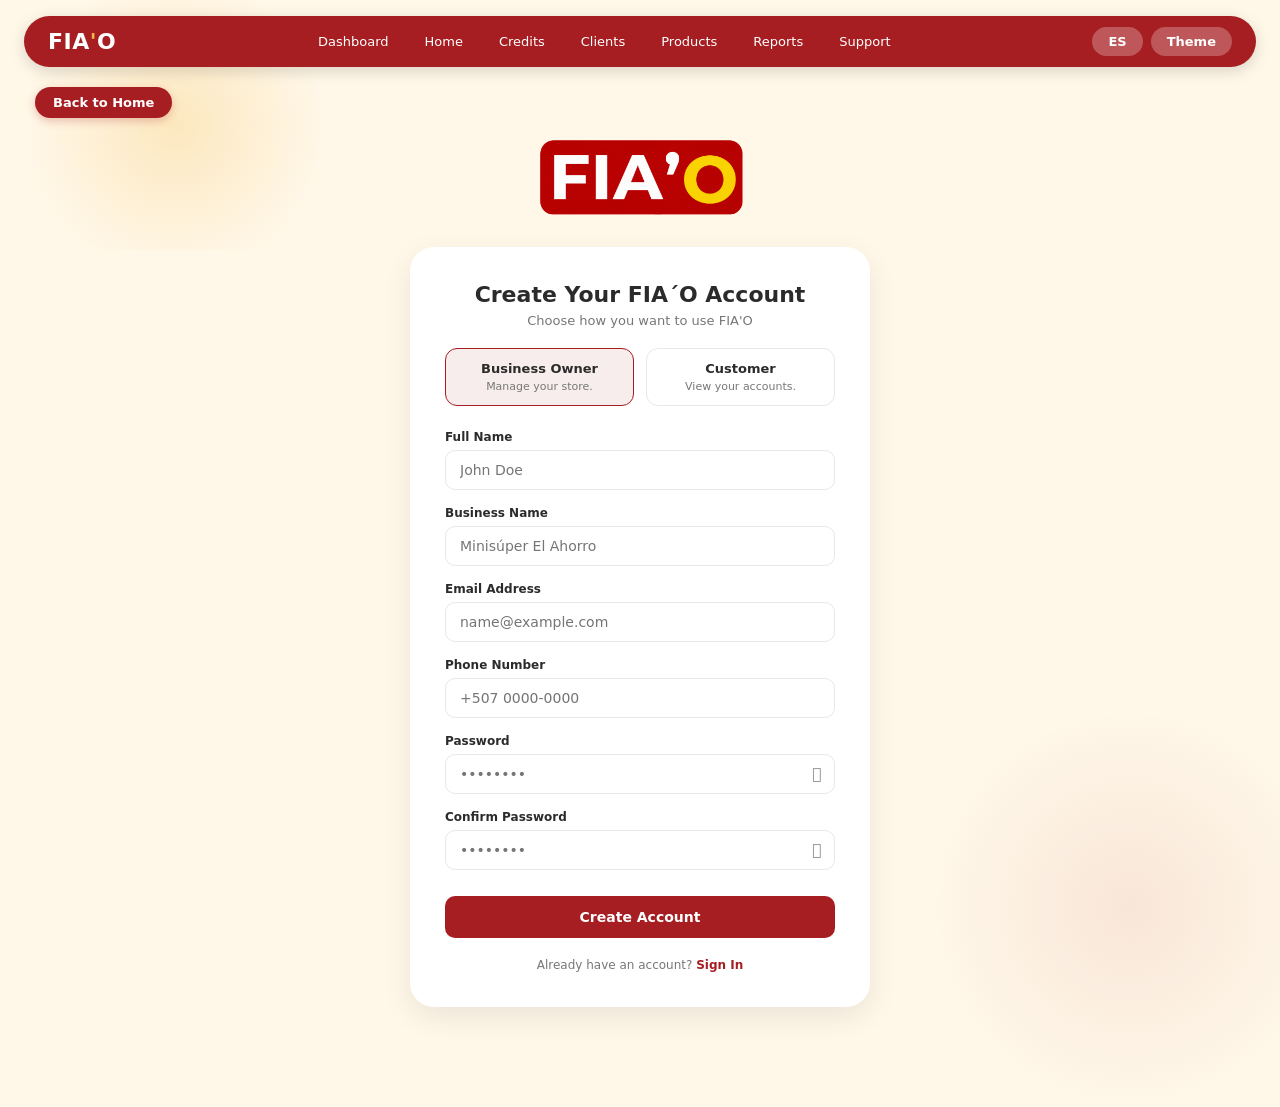
<file: register.html>
<!DOCTYPE html>
<html lang="en">
<head>
    <meta charset="UTF-8">
    <meta name="viewport" content="width=device-width, initial-scale=1.0">
    <title>FIA'O - Register</title>
    <link rel="stylesheet" href="asset/css/app.css">
    <link rel="stylesheet" href="https://cdnjs.cloudflare.com/ajax/libs/font-awesome/6.4.0/css/all.min.css">
</head>
<body class="page-register">

    <!-- Fondo decorativo superior izquierdo -->
    <div class="bg-shape-top"></div>

    <!-- Navbar unificado e idéntico al resto del sistema -->
    <header class="navbar-container">
        <div class="navbar-content">
            <div class="nav-logo">FIA<span>'</span>O</div>
            <nav class="nav-menu">
                <a href="owner-dashboard.html" class="nav-link" data-en="Dashboard" data-es="Panel">Dashboard</a>
                <a href="index.html" class="nav-link" data-en="Home" data-es="Inicio">Home</a>
                <a href="owner-credits.html" class="nav-link" data-en="Credits" data-es="Créditos">Credits</a>
                <a href="owner-clients.html" class="nav-link" data-en="Clients" data-es="Clientes">Clients</a>
                <a href="owner-products.html" class="nav-link" data-en="Products" data-es="Productos">Products</a>
                <a href="owner-reports.html" class="nav-link" data-en="Reports" data-es="Reportes">Reports</a>
                <a href="contacto.html" class="nav-link" data-en="Support" data-es="Soporte">Support</a>
            </nav>
            <div class="nav-right-actions">
                <button id="lang-btn" class="action-pill-btn">ES</button>
                <button id="theme-btn" class="action-pill-btn">Theme</button>
            </div>
        </div>
    </header>

    <!-- Botón Back to Home -->
    <div class="back-btn-wrapper">
        <a href="index.html" class="back-home-btn" data-en="Back to Home" data-es="Volver al Inicio">
            <i class="fa-solid fa-arrow-left"></i> Back to Home
        </a>
    </div>

    <!-- Fondo decorativo inferior derecho -->
    <div class="bg-shape-bottom"></div>

    <!-- Contenido Principal -->
    <main class="main-content">
        <!-- Espacio reservado para la imagen de FIA'O superior -->
        <div class="brand-logo-box">
            <img src="asset/img/fiao-logo.png" alt="FIA'O" class="brand-image-placeholder">
        </div>

        <div class="register-card">
            <h1 data-en="Create Your FIA´O Account" data-es="Crea tu cuenta de FIA´O">Create Your FIA´O Account</h1>
            <p class="subtitle" data-en="Choose how you want to use FIA'O" data-es="Elige cómo deseas usar FIA'O">Choose how you want to use FIA'O</p>

            <!-- Selector de Tipo de Cuenta -->
            <div class="account-type-selector">
                <div class="account-option active" id="type-owner">
                    <span class="option-title" data-en="Business Owner" data-es="Propietario de Negocio">Business Owner</span>
                    <span class="option-desc" data-en="Manage your store." data-es="Gestiona tu tienda.">Manage your store.</span>
                </div>
                <div class="account-option" id="type-customer">
                    <span class="option-title" data-en="Customer" data-es="Cliente">Customer</span>
                    <span class="option-desc" data-en="View your accounts." data-es="Consulta tus cuentas.">View your accounts.</span>
                </div>
            </div>

            <form id="register-form">
                <div class="input-group">
                    <label for="fullname" data-en="Full Name" data-es="Nombre Completo">Full Name</label>
                    <input type="text" id="fullname" placeholder="John Doe" required>
                </div>

                <!-- Campo dinámico: se oculta si es Customer -->
                <div class="input-group" id="business-name-group">
                    <label for="businessname" data-en="Business Name" data-es="Nombre del Negocio">Business Name</label>
                    <input type="text" id="businessname" placeholder="Minisúper El Ahorro">
                </div>

                <div class="input-group">
                    <label for="email" data-en="Email Address" data-es="Correo Electrónico">Email Address</label>
                    <input type="email" id="email" placeholder="name@example.com" required>
                </div>

                <div class="input-group">
                    <label for="phone" data-en="Phone Number" data-es="Número de Teléfono">Phone Number</label>
                    <input type="tel" id="phone" placeholder="+507 0000-0000" required>
                </div>

                <div class="input-group">
                    <label for="password" data-en="Password" data-es="Contraseña">Password</label>
                    <div class="password-box">
                        <input type="password" id="password" placeholder="••••••••" required>
                        <i class="fa-regular fa-eye toggle-password" id="togglePassword"></i>
                    </div>
                </div>

                <div class="input-group">
                    <label for="confirmpassword" data-en="Confirm Password" data-es="Confirmar Contraseña">Confirm Password</label>
                    <div class="password-box">
                        <input type="password" id="confirmpassword" placeholder="••••••••" required>
                        <i class="fa-regular fa-eye toggle-password" id="toggleConfirmPassword"></i>
                    </div>
                </div>

                <button type="submit" class="sign-in-submit-btn" data-en="Create Account" data-es="Crear Cuenta">Create Account</button>

                <p class="signup-footer-text">
                    <span data-en="Already have an account?" data-es="¿Ya tienes una cuenta?">Already have an account?</span> 
                    <a href="login.html" data-en="Sign In" data-es="Iniciar Sesión">Sign In</a>
                </p>
            </form>
        </div>
    </main>

    <script src="asset/js/register.js"></script>
</body>
</html>
</file>
<file: asset/css/app.css>
/* ==========================================================================
   FIA’O — DESIGN TOKENS Y TEMAS
   Variables centralizadas por familia de páginas.
   Los valores se mantienen por página para conservar la identidad visual actual.
   ========================================================================== */

body.page-home {
    --color-rojo: #B91C1C;
    --color-amarillo: #FFBF32;
    --color-crema: #FEF3C7;
    --color-cafe: #482D1F;
    --color-blanco: #ffffff;
    --color-negro: #111111;
    --color-texto-muted: #5c554e;
    --bg-main: #FEF3C7;
    --text-main: #482D1F;
}

body.page-home.dark-mode,
body.page-about.dark-mode {
    --bg-main: #181210;
    --text-main: #FFF7E8;
    --color-crema: #261D1A;
    --color-blanco: #1E1715;
    --color-texto-muted: #d1c5b8;
}

body.page-about {
    --color-rojo: #B91C1C;
    --color-amarillo: #FFBF32;
    --color-crema: #FEF3C7;
    --color-cafe: #482D1F;
    --color-blanco: #FFFFFF;
    --color-negro: #1A1A1A;
    --color-gris-bg: #FCF9F4;
    --color-texto-muted: #6B635B;
    --color-borde: #EBDCCB;
    --primary-red: #B91C1C;
    --primary-red-hover: #991B1B;
    --golden-yellow: #FFBF32;
    --cream-bg: #FEF3C7;
    --dark-brown: #482D1F;
    --text-dark: #2B2B2B;
    --white: #FFFFFF;
    --gray-border: #E5E7EB;
    --card-bg: #FFFFFF;
    --subtext: #666666;
    --green-accent: #10B981;
    --yellow-accent: #F59E0B;
    --red-accent: #EF4444;
    --bg-main: #FEF3C7;
    --text-main: #482D1F;
    --input-bg: #FFFFFF;
}

body.page-contact,
body.page-owner-clients,
body.page-owner-credits,
body.page-owner-products,
body.page-owner-reports {
    --primary-red: #B91C1C;
    --primary-red-hover: #991B1B;
    --golden-yellow: #FFBF32;
    --cream-bg: #FEF3C7;
    --dark-brown: #482D1F;
    --text-dark: #2B2B2B;
    --white: #FFFFFF;
    --gray-border: #E5E7EB;
    --card-bg: #FFFFFF;
    --subtext: #666;
    --green-accent: #10B981;
    --yellow-accent: #F59E0B;
    --red-accent: #EF4444;
}

body.page-contact.dark-theme,
body.page-owner-clients.dark-theme,
body.page-owner-credits.dark-theme,
body.page-owner-products.dark-theme,
body.page-owner-reports.dark-theme,
body.page-profile.dark-theme {
    --cream-bg: #121212;
    --text-dark: #F3F4F6;
    --white: #1E1E1E;
    --gray-border: #333333;
    --card-bg: #1E1E1E;
    --subtext: #AAA;
    --dark-brown: #E5D5C5;
}

body.page-login,
body.page-register {
    --primary-red: #A61E22;
    --golden-yellow: #F4B942;
    --cream-bg: #FFF7E8;
    --text-dark: #2B2B2B;
    --white: #FFFFFF;
    --gray-border: #E5E7EB;
    --input-bg: #FFFFFF;
}

body.page-login.dark-theme,
body.page-register.dark-theme {
    --cream-bg: #121212;
    --text-dark: #F3F4F6;
    --white: #1E1E1E;
    --gray-border: #333333;
    --input-bg: #2A2A2A;
}

body.page-profile {
    --primary-red: #B91C1C;
    --primary-red-hover: #991B1B;
    --golden-yellow: #FFBF32;
    --cream-bg: #FEF3C7;
    --dark-brown: #482D1F;
    --text-dark: #2B2B2B;
    --white: #FFFFFF;
    --gray-border: #E5E7EB;
    --card-bg: #FFFFFF;
    --subtext: #666;
}

/* ==========================================================================
   FIA'O — HOJA DE ESTILOS CENTRALIZADA
   Todas las páginas cargan este único archivo.
   Cada sección está limitada por una clase page-* en el <body> para evitar
   que los estilos de una página afecten a otra.
   ========================================================================== */

/* Desplazamiento suave: solo en las páginas que lo utilizaban originalmente. */
html:has(body.page-home),
html:has(body.page-about) { scroll-behavior: smooth; }



/* ==========================================================================
   INDEX  |  page-home
   ========================================================================== */




html:has(body.page-home), body.page-home {
    scroll-behavior: smooth;
    margin: 0;
    padding: 0;
    font-family: system-ui, -apple-system, BlinkMacSystemFont, "Segoe UI", Roboto, sans-serif;
    background-color: var(--bg-main);
    color: var(--text-main);
    transition: background-color 0.3s ease, color 0.3s ease;
}

body.page-home .navbar.main-top-nav {
    display: flex;
    justify-content: space-between;
    align-items: center;
    padding: 14px 30px;
    background-color: var(--color-rojo);
    max-width: 1200px;
    margin: 20px auto 0 auto;
    border-radius: 40px;
    box-shadow: 0 10px 25px rgba(185, 28, 28, 0.25);
    box-sizing: border-box;
    position: relative;
    z-index: 10;
}

body.page-home .navbar .logo {
    font-size: 22px;
    font-weight: 800;
    color: #ffffff;
    text-decoration: none;
    letter-spacing: 0.5px;
}

body.page-home .navbar .yellow-text {
    color: var(--color-amarillo);
}

body.page-home .nav-links {
    display: flex;
    gap: 20px;
    align-items: center;
}

body.page-home .nav-links a {
    text-decoration: none;
    color: #ffffff;
    font-weight: 500;
    font-size: 14px;
    transition: opacity 0.2s;
}

body.page-home .nav-links a:hover {
    opacity: 0.8;
}

body.page-home .nav-links a.active {
    background-color: var(--color-amarillo);
    color: var(--color-cafe);
    padding: 6px 18px;
    border-radius: 20px;
    font-weight: 700;
}

body.page-home .nav-actions {
    display: flex;
    align-items: center;
    gap: 10px;
}

body.page-home .nav-btn-icon {
    background: rgba(255, 255, 255, 0.2);
    border: none;
    padding: 6px 14px;
    border-radius: 20px;
    cursor: pointer;
    font-size: 13px;
    font-weight: 600;
    color: #ffffff;
    transition: background 0.2s;
}

body.page-home .nav-btn-icon:hover {
    background: rgba(255, 255, 255, 0.3);
}

/* HERO Y CARRUSEL ALARGADO HACIA ABAJO PARA ELIMINAR ESPACIOS VACÍOS */
body.page-home .hero-carousel-container {
    display: flex;
    justify-content: space-between;
    align-items: center;
    padding: 110px 80px; /* Aumentado el padding vertical para más altura */
    max-width: 1250px;
    margin: 0 auto;
    gap: 50px;
    min-height: 95vh; /* Ocupa mucha más altura vertical de la pantalla */
    box-sizing: border-box;
}

body.page-home .hero-content {
    flex: 1;
    max-width: 580px;
}

body.page-home .hero-title {
    font-size: 52px;
    font-weight: 800;
    line-height: 1.1;
    margin-bottom: 20px;
    color: var(--text-main);
}

body.page-home .highlight-credit {
    color: #c98a00;
}

body.page-home .hero-subtitle {
    font-size: 16px;
    line-height: 1.6;
    color: var(--color-texto-muted);
    margin-bottom: 35px;
    min-height: 50px;
}

body.page-home .hero-buttons {
    display: flex;
    gap: 20px;
    margin-bottom: 30px;
}

body.page-home .btn-primary-yellow {
    background-color: var(--color-amarillo);
    color: var(--color-cafe);
    text-decoration: none;
    padding: 12px 38px;
    border-radius: 30px;
    font-size: 15px;
    font-weight: 700;
    box-shadow: 0 4px 10px rgba(0,0,0,0.05);
    transition: transform 0.2s, opacity 0.2s;
    display: inline-block;
}

body.page-home .btn-primary-yellow:hover {
    transform: translateY(-2px);
    opacity: 0.95;
}

body.page-home .carousel-dots {
    display: flex;
    gap: 10px;
}

body.page-home .dot {
    width: 10px;
    height: 10px;
    border-radius: 50%;
    background-color: #d1c5a9;
    cursor: pointer;
    transition: all 0.3s ease;
}

body.page-home .dot.active {
    background-color: var(--color-rojo);
    width: 24px;
    border-radius: 6px;
}

body.page-home .hero-image-side {
    flex: 1;
    display: flex;
    justify-content: center;
}

body.page-home .carousel-img {
    max-width: 600px;
    height: auto;
    border-radius: 24px;
    filter: drop-shadow(0 20px 30px rgba(72, 45, 31, 0.15));
    transition: opacity 0.4s ease-in-out;
}

body.page-home .iframe-section {
    width: 100%;
    margin: 0;
    padding: 0;
    background-color: var(--color-blanco);
    border-top: 1px solid #ebdccb;
}

body.page-home .about-iframe {
    width: 100%;
    height: 100vh;
    min-height: 1800px;
    border: none;
    display: block;
    overflow: hidden;
}

@media (max-width: 850px) {
    body.page-home .hero-carousel-container {
        flex-direction: column;
        padding: 50px 20px;
        text-align: center;
        min-height: auto;
    }
}


/* ==========================================================================
   ABOUT  |  page-about
   Estilos que se utilizan en about.html y sus interacciones locales.
   ========================================================================== */

/* --------------------------------------------------------------------------
   ESTRUCTURA Y ESTILOS BASE DE ABOUT
   -------------------------------------------------------------------------- */





body.page-about {
    margin: 0;
    padding: 0;
    font-family: system-ui, -apple-system, BlinkMacSystemFont, "Segoe UI", Roboto, sans-serif;
    background-color: var(--color-blanco);
    color: var(--color-cafe);
    overflow-x: hidden;
    scroll-behavior: smooth;
    animation: fadeInSmooth 0.5s ease-out;
}

@keyframes fadeInSmooth {
    from { opacity: 0; transform: translateY(10px); }
    to { opacity: 1; transform: translateY(0); }
}

/* --------------------------------------------------------------------------
   02. PÁGINA INFORMATIVA (ABOUT)
   -------------------------------------------------------------------------- */

body.page-about .navbar.main-top-nav {
    display: flex;
    justify-content: space-between;
    align-items: center;
    padding: 14px 30px;
    background-color: var(--color-rojo);
    max-width: 1200px;
    margin: 20px auto;
    border-radius: 40px;
    box-shadow: 0 10px 25px rgba(185, 28, 28, 0.2);
}

body.page-about .navbar .logo {
    font-size: 22px;
    font-weight: 800;
    color: #ffffff;
    text-decoration: none;
}

body.page-about .navbar .yellow-text {
    color: var(--color-amarillo);
}

body.page-about .nav-links a {
    text-decoration: none;
    color: #ffffff;
    font-weight: 500;
    font-size: 14px;
}

body.page-about .about-main-container {
    max-width: 1150px;
    margin: 0 auto;
    padding: 50px 20px 80px 20px;
    box-sizing: border-box;
}

body.page-about .about-hero-creative {
    display: grid;
    grid-template-columns: 1.2fr 0.8fr;
    gap: 50px;
    align-items: center;
    margin-bottom: 80px;
}

body.page-about .creative-main-title {
    font-size: 48px;
    font-weight: 900;
    color: var(--color-negro);
    margin: 0 0 10px 0;
    letter-spacing: -1px;
    position: relative;
    display: inline-block;
}

body.page-about .creative-main-title .highlight-fiao {
    color: var(--color-rojo);
    position: relative;
}

body.page-about .title-accent-badge {
    position: absolute;
    bottom: 6px;
    right: -14px;
    width: 12px;
    height: 12px;
    background-color: var(--color-amarillo);
    border-radius: 50%;
    box-shadow: 0 0 10px rgba(255, 191, 50, 0.6);
    animation: pulseBadge 2s infinite;
}

@keyframes pulseBadge {
    0% { transform: scale(0.95); opacity: 0.8; }
    50% { transform: scale(1.2); opacity: 1; }
    100% { transform: scale(0.95); opacity: 0.8; }
}

body.page-about .divider-line-dynamic {
    width: 70px;
    height: 4px;
    background: linear-gradient(90deg, var(--color-rojo), var(--color-amarillo));
    border-radius: 2px;
    margin-bottom: 24px;
}

body.page-about .about-hero-text-side p {
    font-size: 16px;
    line-height: 1.7;
    color: var(--color-texto-muted);
    margin: 0 0 16px 0;
}

body.page-about .about-hero-text-side p.about-lead-creative {
    font-size: 18px;
    color: var(--color-cafe);
    font-weight: 600;
}

body.page-about .about-hero-graphic-side {
    display: flex;
    justify-content: center;
    align-items: center;
}

/* CONTENEDOR DE IMAGEN LIMPIO (SIN FONDO NI BORDES) */
body.page-about .image-slot-container {
    width: 100%;
    max-width: 280px; 
    min-height: 200px;
    background-color: transparent;
    border: none;
    border-radius: 0;
    display: flex;
    justify-content: center;
    align-items: center;
    overflow: hidden;
    position: relative;
    box-shadow: none;
    transition: transform 0.4s ease;
}

body.page-about .image-slot-container:hover {
    transform: translateY(-4px);
}

body.page-about .custom-slot-img {
    width: 100%;
    height: auto;
    object-fit: contain;
    display: block;
}

body.page-about .image-placeholder-fallback {
    display: flex;
    flex-direction: column;
    align-items: center;
    gap: 8px;
    color: var(--color-texto-muted);
    padding: 20px;
    text-align: center;
}

body.page-about .fallback-icon { font-size: 28px; }
body.page-about .fallback-text { font-size: 12px; font-family: monospace; background: var(--color-crema); padding: 4px 8px; border-radius: 6px; }

body.page-about .mission-vision-wrapper {
    margin-bottom: 90px;
}

body.page-about .mission-vision-creative-grid {
    display: grid;
    grid-template-columns: 1fr 1fr;
    gap: 35px;
    margin-bottom: 30px;
}

body.page-about .mission-vision-graphic-container {
    display: flex;
    justify-content: center;
    max-width: 400px;
    margin: 0 auto;
}

body.page-about .image-slot-container.secondary-slot {
    max-width: 100%;
    min-height: 180px;
    background-color: transparent;
    border: none;
    box-shadow: none;
}

body.page-about .creative-mv-card, body.page-about .benefit-interactive-card {
    background-color: var(--color-gris-bg);
    border: 1px solid var(--color-borde);
    border-radius: 24px;
    padding: 28px 24px;
    position: relative;
    overflow: hidden;
    cursor: pointer;
    outline: none;
    transition: all 0.4s cubic-bezier(0.165, 0.84, 0.44, 1);
}

body.page-about .creative-mv-card:hover, body.page-about .creative-mv-card:focus, body.page-about .creative-mv-card.touch-active, body.page-about .benefit-interactive-card:hover, body.page-about .benefit-interactive-card:focus, body.page-about .benefit-interactive-card.touch-active {
    transform: translateY(-6px);
    box-shadow: 0 16px 30px rgba(185, 28, 28, 0.08);
    background-color: var(--color-blanco);
    border-color: var(--color-amarillo);
}

body.page-about .card-reveal-content {
    max-height: 0;
    opacity: 0;
    overflow: hidden;
    transition: max-height 0.4s ease-in-out, opacity 0.3s ease-in-out, margin-top 0.3s ease;
    margin-top: 0;
}

body.page-about .creative-mv-card:hover .card-reveal-content, body.page-about .creative-mv-card:focus .card-reveal-content, body.page-about .creative-mv-card.touch-active .card-reveal-content, body.page-about .benefit-interactive-card:hover .card-reveal-content, body.page-about .benefit-interactive-card:focus .card-reveal-content, body.page-about .benefit-interactive-card.touch-active .card-reveal-content {
    max-height: 150px;
    opacity: 1;
    margin-top: 12px;
    border-top: 1px dashed var(--color-borde);
    padding-top: 10px;
}

body.page-about .card-reveal-content p {
    font-size: 13px;
    line-height: 1.5;
    color: var(--color-cafe);
    margin: 0;
}

body.page-about .card-top-accent {
    position: absolute;
    top: 0;
    left: 0;
    width: 100%;
    height: 5px;
    background-color: var(--color-rojo);
}

body.page-about .card-top-accent.yellow-accent {
    background-color: var(--color-amarillo);
}

body.page-about .mv-visual-badge {
    background-color: var(--color-crema);
    color: var(--color-rojo);
    width: 48px;
    height: 48px;
    border-radius: 14px;
    display: flex;
    align-items: center;
    justify-content: center;
    margin-bottom: 18px;
    transition: transform 0.3s ease;
}

body.page-about .creative-mv-card:hover .mv-visual-badge {
    transform: scale(1.1) rotate(5deg);
}

body.page-about .mv-visual-badge.yellow-bg {
    background-color: #fef0cd;
    color: #b47800;
}

body.page-about .creative-mv-card h3 {
    font-size: 20px;
    font-weight: 900;
    color: var(--color-negro);
    margin: 0 0 10px 0;
}

body.page-about .creative-mv-card p {
    font-size: 14px;
    line-height: 1.6;
    color: var(--color-texto-muted);
    margin: 0;
}

body.page-about .benefits-creative-section {
    text-align: center;
    margin-bottom: 80px;
}

body.page-about .creative-section-header .section-tag {
    display: inline-block;
    background-color: var(--color-negro);
    color: var(--color-blanco);
    font-size: 11px;
    font-weight: 800;
    letter-spacing: 2px;
    padding: 6px 16px;
    border-radius: 20px;
    margin-bottom: 12px;
}

body.page-about .creative-section-header h2 {
    font-size: 38px;
    font-weight: 900;
    color: var(--color-negro);
    margin: 0 0 8px 0;
    letter-spacing: -0.5px;
}

body.page-about .creative-section-header p {
    font-size: 15px;
    color: var(--color-texto-muted);
    margin: 0 0 40px 0;
}

body.page-about .benefits-creative-grid {
    display: grid;
    grid-template-columns: repeat(3, 1fr);
    gap: 25px;
    text-align: left;
}

body.page-about .benefit-interactive-card {
    padding: 24px 20px;
}

body.page-about .benefit-illustration-box {
    background: linear-gradient(135deg, var(--color-crema), #f5e2b3);
    border-radius: 14px;
    height: 80px;
    margin-bottom: 16px;
    display: flex;
    align-items: center;
    justify-content: center;
    position: relative;
    overflow: hidden;
}

body.page-about .benefit-illustration-box.yellow-theme {
    background: linear-gradient(135deg, #fef3c7, #fde68a);
}

body.page-about .benefit-illustration-box.red-theme {
    background: linear-gradient(135deg, #fee2e2, #fecaca);
}

body.page-about .ill-note-sheet {
    background: var(--color-blanco);
    width: 38px;
    height: 46px;
    border-radius: 5px;
    padding: 5px;
    display: flex;
    flex-direction: column;
    gap: 4px;
    box-shadow: 0 4px 10px rgba(0,0,0,0.06);
}

body.page-about .ill-line { background-color: #e5e7eb; height: 4px; border-radius: 2px; width: 100%; }
body.page-about .ill-line.short { width: 60%; }
body.page-about .ill-pen-icon {
    position: absolute;
    bottom: 8px;
    right: 10px;
    font-size: 16px;
    animation: bounceIcon 2s infinite ease-in-out;
}

@keyframes bounceIcon {
    0%, 100% { transform: translateY(0); }
    50% { transform: translateY(-3px); }
}

body.page-about .ill-interface-mock {
    background: var(--color-negro);
    width: 48px;
    height: 30px;
    border-radius: 5px;
    padding: 5px;
    display: flex;
    flex-direction: column;
    justify-content: space-between;
}

body.page-about .ill-circle-btn { width: 6px; height: 6px; background-color: var(--color-amarillo); border-radius: 50%; }
body.page-about .ill-block-bar { background-color: #4b5563; height: 4px; border-radius: 2px; width: 100%; }
body.page-about .ill-block-bar.short { width: 50%; }

body.page-about .ill-search-mock {
    background: var(--color-blanco);
    width: 55px;
    height: 28px;
    border-radius: 14px;
    padding: 0 6px;
    display: flex;
    align-items: center;
    gap: 4px;
    box-shadow: 0 4px 10px rgba(0,0,0,0.06);
}

body.page-about .ill-magnifier { font-size: 11px; }

body.page-about .benefit-interactive-card h3 {
    font-size: 17px;
    font-weight: 800;
    color: var(--color-negro);
    margin: 0 0 6px 0;
}

body.page-about .benefit-interactive-card p {
    font-size: 13.5px;
    line-height: 1.5;
    color: var(--color-texto-muted);
    margin: 0;
}

body.page-about .get-started-cta-section {
    background: linear-gradient(135deg, var(--color-crema), #fde68a);
    border: 1px solid var(--color-borde);
    border-radius: 30px;
    padding: 45px 25px;
    text-align: center;
    box-shadow: 0 15px 35px rgba(72, 45, 31, 0.05);
}

body.page-about .cta-content-box h2 {
    font-size: 30px;
    font-weight: 900;
    color: var(--color-negro);
    margin: 0 0 10px 0;
}

body.page-about .cta-content-box p {
    font-size: 15px;
    color: var(--color-cafe);
    margin: 0 0 22px 0;
    max-width: 600px;
    margin-left: auto;
    margin-right: auto;
}

body.page-about .btn-cta-red {
    display: inline-block;
    background-color: var(--color-rojo);
    color: var(--color-blanco);
    text-decoration: none;
    font-size: 15px;
    font-weight: 700;
    padding: 12px 32px;
    border-radius: 30px;
    box-shadow: 0 8px 20px rgba(185, 28, 28, 0.3);
    transition: transform 0.2s ease, background-color 0.2s ease, box-shadow 0.2s ease;
}

body.page-about .btn-cta-red:hover {
    transform: translateY(-2px);
    background-color: #991b1b;
    box-shadow: 0 12px 25px rgba(185, 28, 28, 0.4);
}

/* MODO OSCURO PARA LA SECCIÓN ABOUT */
body.page-about.dark-mode {
    background-color: #1E1715 !important;
    color: #FFF7E8 !important;
}

body.page-about.dark-mode .creative-main-title, body.page-about.dark-mode .creative-section-header h2, body.page-about.dark-mode .cta-content-box h2, body.page-about.dark-mode .creative-mv-card h3, body.page-about.dark-mode .benefit-interactive-card h3 {
    color: #FFF7E8 !important;
}

body.page-about.dark-mode .about-hero-text-side p, body.page-about.dark-mode .creative-section-header p, body.page-about.dark-mode .creative-mv-card p, body.page-about.dark-mode .benefit-interactive-card p, body.page-about.dark-mode .cta-content-box p {
    color: #d1c5b8 !important;
}

body.page-about.dark-mode .creative-mv-card, body.page-about.dark-mode .benefit-interactive-card {
    background-color: #261D1A !important;
    border-color: #482D1F !important;
}

body.page-about.dark-mode .card-reveal-content p {
    color: #FFF7E8 !important;
}

body.page-about.dark-mode .get-started-cta-section {
    background: linear-gradient(135deg, #261D1A, #3b2a1a) !important;
    border-color: #482D1F !important;
}

@media (max-width: 900px) {
    body.page-about .about-hero-creative, body.page-about .mission-vision-creative-grid, body.page-about .benefits-creative-grid {
        grid-template-columns: 1fr;
        gap: 30px;
    }
    body.page-about .creative-main-title {
        font-size: 38px;
    }
    body.page-about .about-main-container {
        padding: 30px 15px;
    }
}


/* --------------------------------------------------------------------------
   03. AYUDA, SOPORTE Y COMPONENTES COMPARTIDOS
   -------------------------------------------------------------------------- */


body.page-about, body.page-about * {
    margin: 0; padding: 0; box-sizing: border-box;
    font-family: system-ui, -apple-system, BlinkMacSystemFont, "Segoe UI", Roboto, sans-serif;
}

body.page-about {
    background-color: var(--cream-bg); color: var(--text-dark);
    min-height: 100vh; position: relative; overflow-x: hidden;
    transition: background-color 0.3s ease, color 0.3s ease;
}






























































/* Acordeón FAQ */










/* Grid de soporte */

@media (max-width: 900px) {  }











/* Footer */


@media (max-width: 768px) {  }






/* Widget Chat IA */





























/* --------------------------------------------------------------------------
   04. NAVEGACIÓN Y ESTRUCTURA GENERAL DE LA APLICACIÓN
   -------------------------------------------------------------------------- */

/* Formas decorativas de fondo */




/* Navbar idéntico */


















/* Círculo de perfil con iniciales y menú desplegable */














/* Contenido del Dashboard */








/* Tarjetas financieras */






















/* Actividades recientes */




























/* BARRA DE NAVEGACIÓN GLOBAL CLÁSICA */
body.page-about .navbar.main-top-nav {
    display: flex;
    justify-content: space-between;
    align-items: center;
    padding: 12px 30px;
    background-color: var(--color-rojo);
    width: 100%;
    max-width: 1200px;
    margin: 20px auto 0 auto;
    border-radius: 40px;
    box-shadow: 0 10px 25px rgba(185, 28, 28, 0.2);
    box-sizing: border-box;
    position: relative;
    z-index: 100;
}

body.page-about .navbar .logo {
    font-size: 20px;
    font-weight: 800;
    color: #ffffff;
    text-decoration: none;
}


body.page-about .nav-links {
    display: flex;
    gap: 8px;
    align-items: center;
}











/* PERFIL Y MENÚ DESPLEGABLE FLOTANTE */










/* MENÚ FLOTANTE (OCULTO POR DEFECTO) */










/* CONTENEDOR PRINCIPAL */




/* WELCOME BANNER & STATS */























body.page-about .yellow-bg { background-color: #fef3c7; color: #d97706; }







/* TABLES */


















/* MODO OSCURO */












html:has(body.page-about), body.page-about {
    scroll-behavior: smooth;
    margin: 0;
    padding: 0;
    font-family: system-ui, -apple-system, BlinkMacSystemFont, "Segoe UI", Roboto, sans-serif;
    background-color: var(--bg-main);
    color: var(--text-main);
    transition: background-color 0.3s ease, color 0.3s ease;
}

body.page-about .navbar.main-top-nav {
    display: flex;
    justify-content: space-between;
    align-items: center;
    padding: 14px 30px;
    background-color: var(--color-rojo);
    max-width: 1200px;
    margin: 20px auto 0 auto;
    border-radius: 40px;
    box-shadow: 0 10px 25px rgba(185, 28, 28, 0.25);
    box-sizing: border-box;
    position: relative;
    z-index: 10;
}

body.page-about .navbar .logo {
    font-size: 22px;
    font-weight: 800;
    color: #ffffff;
    text-decoration: none;
    letter-spacing: 0.5px;
}


body.page-about .nav-links {
    display: flex;
    gap: 20px;
    align-items: center;
}

body.page-about .nav-links a {
    text-decoration: none;
    color: #ffffff;
    font-weight: 500;
    font-size: 14px;
    transition: opacity 0.2s;
}

body.page-about .nav-links a:hover {
    opacity: 0.8;
}

body.page-about .nav-links a.active {
    background-color: var(--color-amarillo);
    color: var(--color-cafe);
    padding: 6px 18px;
    border-radius: 20px;
    font-weight: 700;
}







/* HERO Y CARRUSEL ALARGADO HACIA ABAJO PARA ELIMINAR ESPACIOS VACÍOS */






























@media (max-width: 850px) {
    
}

/* --------------------------------------------------------------------------
   05. AUTENTICACIÓN Y REGISTRO
   -------------------------------------------------------------------------- */

/* Modo oscuro elegante y limpio: sin apagar el navbar ni recargar la vista */


/* Formas decorativas de fondo */


/* Navbar: Siempre mantiene su rojo corporativo vibrante y hermoso */






/* --- ESTILO CORREGIDO PARA LA PESTAÑA ACTIVA (IGUAL QUE EL INDEX) --- */





/* Botón Back to Home */






/* Contenido Principal */






/* Tarjeta del Login */




















































/* Modal Forgot Password */
















































/* --------------------------------------------------------------------------
   06. CLIENTES
   -------------------------------------------------------------------------- */

/* --- CLIENTS GRID CARDS --- */















/* Barra de progreso */














/* Modales */











/* Switch de bloqueo automático */






















/* Formas decorativas de fondo */


/* Navbar original */





/* Bolita circular del perfil */





/* Dashboard Main */













/* --------------------------------------------------------------------------
   07. PANELES, CRÉDITOS Y GESTIÓN FINANCIERA
   -------------------------------------------------------------------------- */

/* Financial Grid (Debt Overview) */



/* Control Panel Grid */


@media (max-width: 992px) {
    
}






/* Toggle Switch */



/* Buscador de clientes */















/* Tarjeta del cliente seleccionado */


















/* Barra de progreso de crédito */








/* Listado y Filtros */










/* Tablas Fiao */



















/* Bottom Sections Grid */


@media (max-width: 992px) {
    
}













/* Modales */










/* Formas decorativas de fondo */


/* Navbar original */


/* Dashboard Main */












/* Financial Grid */


/* --------------------------------------------------------------------------
   08. PRODUCTOS E INVENTARIO
   -------------------------------------------------------------------------- */

/* Controles e Inventario */









/* Categorías Píldoras Horizontales con Scroll */







/* --- GRID VIEW: TARJETAS DE PRODUCTOS --- */



































/* Tablas generales */










/* Modales y Carga de Imagen */


/* Vista Previa de Imagen en Modal */


























/* Gráficas */

@media (max-width: 992px) {
    
}








/* Tablas */



















@media (max-width: 768px) {  }

























/* Footer */


@media (max-width: 768px) {  }





/* --------------------------------------------------------------------------
   09. ESTILOS COMPLEMENTARIOS Y AJUSTES FINALES
   -------------------------------------------------------------------------- */

/* Navbar fijo en su rojo original */


































/* ==========================================================================
   CONTACTO  |  page-contact
   ========================================================================== */




body.page-contact, body.page-contact * {
    margin: 0; padding: 0; box-sizing: border-box;
    font-family: system-ui, -apple-system, BlinkMacSystemFont, "Segoe UI", Roboto, sans-serif;
}

body.page-contact {
    background-color: var(--cream-bg); color: var(--text-dark);
    min-height: 100vh; position: relative; overflow-x: hidden;
    transition: background-color 0.3s ease, color 0.3s ease;
}

body.page-contact .bg-shape-top {
    position: absolute; top: 0; left: 0; width: 350px; height: 250px;
    background: radial-gradient(circle, rgba(255,191,50,0.25) 0%, rgba(254,243,199,0) 70%);
    z-index: 0; pointer-events: none;
}

body.page-contact .bg-shape-bottom {
    position: absolute; bottom: -50px; right: -50px; width: 400px; height: 400px;
    background: radial-gradient(circle, rgba(185,28,28,0.08) 0%, rgba(254,243,199,0) 70%);
    z-index: 0; pointer-events: none;
}

body.page-contact .navbar-container { width: 100%; padding: 16px 24px; position: relative; z-index: 100; }
body.page-contact .navbar-content {
    background-color: var(--primary-red); display: flex; justify-content: space-between;
    align-items: center; padding: 10px 24px; border-radius: 50px; box-shadow: 0 4px 15px rgba(0, 0, 0, 0.15);
}

body.page-contact .nav-logo { color: var(--white); font-size: 22px; font-weight: 800; letter-spacing: 0.5px; }
body.page-contact .nav-logo span { color: var(--golden-yellow); }
body.page-contact .nav-menu { display: flex; gap: 4px; align-items: center; }

body.page-contact .nav-link {
    color: var(--white); text-decoration: none; font-size: 13px; font-weight: 500;
    padding: 8px 16px; border-radius: 20px; transition: background 0.2s;
}
body.page-contact .nav-link:hover, body.page-contact .nav-link.active { background-color: rgba(255, 255, 255, 0.2); }

body.page-contact .nav-right-actions { display: flex; gap: 10px; align-items: center; }

body.page-contact .action-pill-btn {
    background-color: rgba(255, 255, 255, 0.25); color: var(--white); border: none;
    padding: 7px 16px; border-radius: 20px; font-size: 13px; font-weight: 700; cursor: pointer;
}
body.page-contact .action-pill-btn:hover { background-color: var(--white); color: var(--primary-red); }

body.page-contact .profile-menu-container { position: relative; }
body.page-contact .profile-avatar-btn {
    width: 38px; height: 38px; border-radius: 50%; background-color: var(--golden-yellow);
    color: var(--dark-brown); font-weight: 800; font-size: 14px; cursor: pointer;
    border: 2px solid var(--white); display: flex; align-items: center; justify-content: center;
}

body.page-contact .profile-dropdown {
    position: absolute; right: 0; top: 50px; background-color: var(--card-bg);
    border: 1px solid var(--gray-border); border-radius: 14px; width: 180px;
    box-shadow: 0 10px 25px rgba(0, 0, 0, 0.15); display: none; flex-direction: column; padding: 8px 0; z-index: 1000;
}
body.page-contact .profile-dropdown.active { display: flex; }
body.page-contact .dropdown-item {
    padding: 10px 16px; color: var(--text-dark); text-decoration: none; font-size: 13px; font-weight: 600;
    display: flex; align-items: center; gap: 10px;
}
body.page-contact .dropdown-item:hover { background-color: rgba(185,28,28,0.08); color: var(--primary-red); }
body.page-contact .dropdown-item.logout { color: var(--primary-red); }
body.page-contact .dropdown-divider { height: 1px; background-color: var(--gray-border); margin: 4px 0; }

body.page-contact .dashboard-main { max-width: 1200px; margin: 0 auto; padding: 30px 20px 80px 20px; position: relative; z-index: 10; }

body.page-contact .credits-header-section { margin-bottom: 25px; }
body.page-contact .title-wrap h1 { font-size: 26px; font-weight: 800; color: var(--text-dark); margin-bottom: 4px; }
body.page-contact .title-wrap p { font-size: 13px; color: var(--subtext); }

body.page-contact .card-container {
    background-color: var(--card-bg); padding: 24px; border-radius: 20px;
    box-shadow: 0 6px 20px rgba(0, 0, 0, 0.05); border: 1px solid var(--gray-border);
}

body.page-contact .ai-banner-card {
    background: linear-gradient(135deg, rgba(185,28,28,0.08) 0%, rgba(255,191,50,0.12) 100%);
    display: flex; justify-content: space-between; align-items: center; margin-bottom: 25px; flex-wrap: wrap; gap: 15px;
    border: 1.5px solid rgba(255,191,50,0.3);
}
body.page-contact .ai-banner-content { display: flex; align-items: center; gap: 16px; }
body.page-contact .ai-banner-icon { width: 50px; height: 50px; border-radius: 14px; background-color: var(--primary-red); color: var(--white); display: flex; align-items: center; justify-content: center; font-size: 20px; }
body.page-contact .ai-banner-content h3 { font-size: 16px; font-weight: 800; color: var(--text-dark); margin-bottom: 3px; }
body.page-contact .ai-banner-content p { font-size: 12px; color: var(--subtext); }

body.page-contact .btn-primary-fiao {
    background-color: var(--primary-red); color: var(--white); border: none; padding: 10px 18px;
    border-radius: 12px; font-size: 13px; font-weight: 700; cursor: pointer; display: inline-flex;
    align-items: center; justify-content: center; gap: 8px; box-shadow: 0 4px 12px rgba(185,28,28,0.25); transition: background 0.2s;
}
body.page-contact .btn-primary-fiao:hover { background-color: var(--primary-red-hover); }

body.page-contact .btn-secondary-fiao {
    background-color: var(--golden-yellow); color: var(--dark-brown); border: none; padding: 10px 18px;
    border-radius: 12px; font-size: 13px; font-weight: 700; cursor: pointer; display: inline-flex;
    align-items: center; justify-content: center; gap: 8px; box-shadow: 0 4px 12px rgba(255,191,50,0.25); transition: opacity 0.2s;
}
body.page-contact .btn-secondary-fiao:hover { opacity: 0.9; }

body.page-contact .section-title-row { display: flex; justify-content: space-between; align-items: center; flex-wrap: wrap; gap: 10px; }
body.page-contact .section-title-row h3 { font-size: 16px; font-weight: 700; color: var(--text-dark); }

body.page-contact .search-box-wrap { position: relative; width: 100%; }
body.page-contact .search-box-wrap i { position: absolute; left: 14px; top: 50%; transform: translateY(-50%); color: var(--subtext); font-size: 13px; }
body.page-contact .search-box-wrap input { width: 100%; padding: 9px 14px 9px 36px; border: 1.5px solid var(--gray-border); border-radius: 12px; font-size: 12px; background-color: var(--card-bg); color: var(--text-dark); outline: none; }

body.page-contact .faq-categories-row { display: flex; gap: 8px; flex-wrap: wrap; }
body.page-contact .filter-btn {
    background: rgba(0,0,0,0.03); border: 1.5px solid var(--gray-border); padding: 7px 14px;
    border-radius: 10px; font-size: 11px; font-weight: 600; color: var(--text-dark); cursor: pointer; transition: all 0.2s;
}
body.page-contact.dark-theme .filter-btn { background: rgba(255,255,255,0.03); }
body.page-contact .filter-btn.active, body.page-contact .filter-btn:hover { background-color: rgba(185,28,28,0.1); border-color: var(--primary-red); color: var(--primary-red); }

/* Acordeón FAQ */
body.page-contact .faq-accordion-container { display: flex; flex-direction: column; gap: 10px; }
body.page-contact .faq-item { border: 1.5px solid var(--gray-border); border-radius: 12px; overflow: hidden; transition: border-color 0.2s; }
body.page-contact .faq-item.active { border-color: var(--primary-red); }
body.page-contact .faq-question {
    padding: 14px 18px; font-size: 13px; font-weight: 700; color: var(--text-dark);
    background: rgba(0,0,0,0.01); display: flex; justify-content: space-between; align-items: center; cursor: pointer;
}
body.page-contact.dark-theme .faq-question { background: rgba(255,255,255,0.01); }
body.page-contact .faq-question i { transition: transform 0.3s ease; color: var(--subtext); font-size: 11px; }
body.page-contact .faq-item.active .faq-question i { transform: rotate(180deg); color: var(--primary-red); }
body.page-contact .faq-answer { max-height: 0; overflow: hidden; padding: 0 18px; font-size: 12px; color: var(--subtext); line-height: 1.5; transition: max-height 0.3s ease, padding 0.3s ease; }
body.page-contact .faq-item.active .faq-answer { max-height: 200px; padding: 0 18px 14px 18px; }

/* Grid de soporte */
body.page-contact .support-grid-layout { display: grid; grid-template-columns: 2fr 1fr; gap: 20px; }
@media (max-width: 900px) { body.page-contact .support-grid-layout { grid-template-columns: 1fr; } }

body.page-contact .input-group { margin-bottom: 14px; }
body.page-contact .input-group label { display: block; font-size: 11px; font-weight: 700; color: var(--text-dark); margin-bottom: 5px; }
body.page-contact .input-group input, body.page-contact .input-group select, body.page-contact .input-group textarea {
    width: 100%; padding: 10px 12px; border: 1.5px solid var(--gray-border);
    border-radius: 10px; font-size: 13px; background-color: var(--card-bg); color: var(--text-dark); outline: none;
}
body.page-contact .input-group input:focus, body.page-contact .input-group select:focus, body.page-contact .input-group textarea:focus { border-color: var(--primary-red); }
body.page-contact .full-width { width: 100%; margin-top: 5px; }

body.page-contact .channel-info-box { display: flex; align-items: center; gap: 14px; padding: 12px; background: rgba(0,0,0,0.02); border-radius: 12px; border: 1px solid var(--gray-border); }
body.page-contact.dark-theme .channel-info-box { background: rgba(255,255,255,0.02); }
body.page-contact .channel-info-box .c-icon { width: 36px; height: 36px; border-radius: 10px; background: rgba(185,28,28,0.1); color: var(--primary-red); display: flex; align-items: center; justify-content: center; font-size: 14px; }

/* Footer */
body.page-contact .fiao-footer { background-color: var(--card-bg); border-top: 1px solid var(--gray-border); padding: 40px 20px 20px 20px; margin-top: 50px; position: relative; z-index: 10; }
body.page-contact .footer-content { max-width: 1200px; margin: 0 auto; display: grid; grid-template-columns: 2fr 1fr 1fr; gap: 30px; margin-bottom: 30px; }
@media (max-width: 768px) { body.page-contact .footer-content { grid-template-columns: 1fr; } }
body.page-contact .footer-brand p { font-size: 12px; color: var(--subtext); margin-top: 10px; max-width: 300px; }
body.page-contact .footer-links h4 { font-size: 14px; font-weight: 700; color: var(--text-dark); margin-bottom: 12px; }
body.page-contact .footer-links a { display: block; font-size: 12px; color: var(--subtext); text-decoration: none; margin-bottom: 8px; transition: color 0.2s; }
body.page-contact .footer-links a:hover { color: var(--primary-red); }
body.page-contact .footer-bottom { max-width: 1200px; margin: 0 auto; border-top: 1px solid var(--gray-border); padding-top: 20px; text-align: center; font-size: 11px; color: var(--subtext); }

/* Widget Chat IA */
body.page-contact .ai-chat-widget-container { position: fixed; bottom: 25px; right: 25px; z-index: 9999; }
body.page-contact .ai-floating-btn {
    width: 60px; height: 60px; border-radius: 50%; background: linear-gradient(135deg, var(--primary-red) 0%, #991B1B 100%);
    color: var(--white); border: none; font-size: 24px; cursor: pointer; box-shadow: 0 8px 25px rgba(185,28,28,0.4);
    display: flex; align-items: center; justify-content: center; transition: transform 0.2s;
}
body.page-contact .ai-floating-btn:hover { transform: scale(1.08); }

body.page-contact .ai-chat-window {
    position: absolute; bottom: 75px; right: 0; width: 360px; height: 480px;
    background-color: var(--card-bg); border: 1px solid var(--gray-border); border-radius: 20px;
    box-shadow: 0 15px 40px rgba(0,0,0,0.25); display: none; flex-direction: column; overflow: hidden;
    transform: translateY(10px); opacity: 0; transition: all 0.3s ease;
}
body.page-contact .ai-chat-window.active { display: flex; transform: translateY(0); opacity: 1; }

body.page-contact .ai-chat-header {
    background-color: var(--primary-red); color: var(--white); padding: 14px 18px;
    display: flex; justify-content: space-between; align-items: center;
}
body.page-contact .ai-chat-title-wrap { display: flex; align-items: center; gap: 10px; }
body.page-contact .ai-avatar { width: 34px; height: 34px; border-radius: 50%; background: var(--golden-yellow); color: var(--dark-brown); display: flex; align-items: center; justify-content: center; font-size: 14px; font-weight: 700; }
body.page-contact .ai-chat-header h4 { font-size: 14px; font-weight: 700; margin-bottom: 0; }
body.page-contact .ai-header-action { background: rgba(255,255,255,0.2); border: none; color: var(--white); width: 28px; height: 28px; border-radius: 50%; cursor: pointer; display: flex; align-items: center; justify-content: center; font-size: 12px; }
body.page-contact .ai-header-action:hover { background: rgba(255,255,255,0.35); }

body.page-contact .ai-chat-messages { flex: 1; padding: 15px; overflow-y: auto; display: flex; flex-direction: column; gap: 12px; background: rgba(0,0,0,0.01); }
body.page-contact.dark-theme .ai-chat-messages { background: rgba(255,255,255,0.01); }

body.page-contact .ai-msg { max-width: 80%; padding: 10px 14px; border-radius: 14px; font-size: 12px; line-height: 1.4; }
body.page-contact .ai-msg.bot { background-color: var(--gray-border); color: var(--text-dark); align-self: flex-start; border-bottom-left-radius: 4px; }
body.page-contact.dark-theme .ai-msg.bot { background-color: #333; color: #FFF; }
body.page-contact .ai-msg.user { background-color: var(--primary-red); color: var(--white); align-self: flex-end; border-bottom-right-radius: 4px; }

body.page-contact .ai-chat-input-area { padding: 12px; border-top: 1px solid var(--gray-border); display: flex; gap: 8px; background: var(--card-bg); }
body.page-contact .ai-chat-input-area input { flex: 1; padding: 9px 12px; border: 1.5px solid var(--gray-border); border-radius: 10px; font-size: 12px; background: var(--card-bg); color: var(--text-dark); outline: none; }
body.page-contact .ai-chat-input-area input:focus { border-color: var(--primary-red); }
body.page-contact .ai-chat-input-area button { background-color: var(--primary-red); color: var(--white); border: none; width: 38px; height: 38px; border-radius: 10px; cursor: pointer; display: flex; align-items: center; justify-content: center; }
body.page-contact .ai-chat-input-area button:hover { background-color: var(--primary-red-hover); }


/* ==========================================================================
   LOGIN  |  page-login
   ========================================================================== */


/* Modo oscuro elegante y limpio: sin apagar el navbar ni recargar la vista */


body.page-login, body.page-login * {
    margin: 0;
    padding: 0;
    box-sizing: border-box;
    font-family: system-ui, -apple-system, BlinkMacSystemFont, "Segoe UI", Roboto, sans-serif;
}

body.page-login {
    background-color: var(--cream-bg);
    color: var(--text-dark);
    min-height: 100vh;
    position: relative;
    overflow-x: hidden;
    transition: background-color 0.3s ease, color 0.3s ease;
}

/* Formas decorativas de fondo */
body.page-login .bg-shape-top {
    position: absolute;
    top: 0;
    left: 0;
    width: 350px;
    height: 250px;
    background: radial-gradient(circle, rgba(244,185,66,0.25) 0%, rgba(255,247,232,0) 70%);
    z-index: 0;
    pointer-events: none;
}

body.page-login .bg-shape-bottom {
    position: absolute;
    bottom: -50px;
    right: -50px;
    width: 400px;
    height: 400px;
    background: radial-gradient(circle, rgba(166,30,34,0.08) 0%, rgba(255,247,232,0) 70%);
    z-index: 0;
    pointer-events: none;
}

/* Navbar: Siempre mantiene su rojo corporativo vibrante y hermoso */
body.page-login .navbar-container {
    width: 100%;
    padding: 16px 24px;
    position: relative;
    z-index: 10;
}

body.page-login .navbar-content {
    background-color: #A61E22 !important; /* Forzado siempre al rojo original */
    display: flex;
    justify-content: space-between;
    align-items: center;
    padding: 10px 24px;
    border-radius: 50px;
    box-shadow: 0 4px 15px rgba(0, 0, 0, 0.15);
}

body.page-login .nav-logo {
    color: #FFFFFF !important;
    font-size: 22px;
    font-weight: 800;
    letter-spacing: 0.5px;
}

body.page-login .nav-logo span {
    color: var(--golden-yellow) !important;
}

body.page-login .nav-menu {
    display: flex;
    gap: 4px;
    align-items: center;
}

body.page-login .nav-link {
    color: #FFFFFF !important;
    text-decoration: none;
    font-size: 13px;
    font-weight: 500;
    padding: 8px 16px;
    border-radius: 20px;
    transition: background 0.2s, color 0.2s;
}

body.page-login .nav-link:hover {
    background-color: rgba(255, 255, 255, 0.2);
}

/* --- ESTILO CORREGIDO PARA LA PESTAÑA ACTIVA (IGUAL QUE EL INDEX) --- */
body.page-login .nav-link.active {
    background-color: var(--golden-yellow) !important;
    color: #2B2B2B !important;
    font-weight: 700;
    border-radius: 20px;
    padding: 8px 16px;
}

body.page-login .nav-right-actions {
    display: flex;
    gap: 8px;
}

body.page-login .action-pill-btn {
    background-color: rgba(255, 255, 255, 0.25);
    color: #FFFFFF !important;
    border: none;
    padding: 7px 16px;
    border-radius: 20px;
    font-size: 13px;
    font-weight: 700;
    cursor: pointer;
    transition: background 0.2s;
}

body.page-login .action-pill-btn:hover {
    background-color: #FFFFFF;
    color: #A61E22 !important;
}

/* Botón Back to Home */
body.page-login .back-btn-wrapper {
    padding: 4px 35px;
    position: relative;
    z-index: 10;
}

body.page-login .back-home-btn {
    display: inline-flex;
    align-items: center;
    gap: 8px;
    background-color: var(--primary-red);
    color: #FFFFFF;
    padding: 8px 18px;
    border-radius: 20px;
    text-decoration: none;
    font-size: 13px;
    font-weight: 600;
    box-shadow: 0 3px 8px rgba(166, 30, 34, 0.25);
    transition: transform 0.2s, background 0.2s;
}

body.page-login .back-home-btn:hover {
    background-color: #8E181C;
    transform: translateY(-1px);
}

/* Contenido Principal */
body.page-login .main-content {
    display: flex;
    flex-direction: column;
    align-items: center;
    justify-content: center;
    padding: 0px 20px 20px 20px;
    position: relative;
    z-index: 10;
    margin-top: -10px;
}

body.page-login .brand-logo-box {
    background-color: transparent !important;
    padding: 0 !important;
    border-radius: 0 !important;
    box-shadow: none !important;
    margin-bottom: 20px;
    display: flex;
    align-items: center;
    justify-content: center;
    z-index: 2;
}

body.page-login .brand-image-placeholder {
    height: 100px;
    object-fit: contain;
}

/* Tarjeta del Login */
body.page-login .login-card {
    background-color: var(--white);
    width: 100%;
    max-width: 420px;
    padding: 35px;
    border-radius: 24px;
    box-shadow: 0 10px 30px rgba(0, 0, 0, 0.08);
    transition: background-color 0.3s ease;
    margin-top: -10px;
}

body.page-login .login-card h1 {
    font-size: 24px;
    font-weight: 800;
    text-align: center;
    color: var(--text-dark);
    margin-bottom: 6px;
}

body.page-login .subtitle {
    font-size: 13px;
    color: #777;
    text-align: center;
    margin-bottom: 25px;
}

body.page-login.dark-theme .subtitle {
    color: #AAA;
}

body.page-login .input-group {
    margin-bottom: 18px;
}

body.page-login .input-group label {
    display: block;
    font-size: 12px;
    font-weight: 700;
    color: var(--text-dark);
    margin-bottom: 6px;
}

body.page-login .input-group input {
    width: 100%;
    padding: 11px 14px;
    border: 1.5px solid var(--gray-border);
    border-radius: 10px;
    font-size: 14px;
    background-color: var(--input-bg);
    color: var(--text-dark);
    outline: none;
    transition: border-color 0.2s, background-color 0.3s;
}

body.page-login .input-group input:focus {
    border-color: var(--primary-red);
}

body.page-login .password-box {
    position: relative;
}

body.page-login .toggle-password {
    position: absolute;
    right: 14px;
    top: 50%;
    transform: translateY(-50%);
    color: #888;
    cursor: pointer;
    font-size: 15px;
}

body.page-login .toggle-password:hover {
    color: var(--primary-red);
}

body.page-login .forgot-wrapper {
    text-align: right;
    margin-bottom: 20px;
    margin-top: -8px;
}

body.page-login .forgot-wrapper a {
    color: var(--primary-red);
    font-size: 12px;
    font-weight: 600;
    text-decoration: none;
}

body.page-login .forgot-wrapper a:hover {
    text-decoration: underline;
}

body.page-login .sign-in-submit-btn {
    width: 100%;
    background-color: var(--primary-red);
    color: #FFFFFF;
    border: none;
    padding: 13px;
    border-radius: 10px;
    font-size: 14px;
    font-weight: 700;
    cursor: pointer;
    transition: background 0.2s;
}

body.page-login .sign-in-submit-btn:hover {
    background-color: #8E181C;
}

body.page-login .or-divider {
    display: flex;
    align-items: center;
    text-align: center;
    margin: 20px 0;
    color: #888;
    font-size: 11px;
    font-weight: 600;
}

body.page-login .or-divider::before, body.page-login .or-divider::after {
    content: "";
    flex: 1;
    border-bottom: 1px solid var(--gray-border);
}

body.page-login .or-divider span {
    padding: 0 10px;
}

body.page-login .google-signin-btn {
    width: 100%;
    background-color: var(--input-bg);
    color: var(--text-dark);
    border: 1.5px solid var(--gray-border);
    padding: 11px;
    border-radius: 10px;
    font-size: 13px;
    font-weight: 600;
    cursor: pointer;
    display: flex;
    align-items: center;
    justify-content: center;
    gap: 10px;
    transition: background 0.2s;
}

body.page-login .google-signin-btn img {
    width: 16px;
    height: 16px;
}

body.page-login .google-signin-btn:hover {
    opacity: 0.9;
}

body.page-login .signup-footer-text {
    text-align: center;
    font-size: 12px;
    color: #777;
    margin-top: 20px;
}

body.page-login.dark-theme .signup-footer-text {
    color: #AAA;
}

body.page-login .signup-footer-text a {
    color: var(--primary-red);
    font-weight: 700;
    text-decoration: none;
}

body.page-login .signup-footer-text a:hover {
    text-decoration: underline;
}

/* Modal Forgot Password */
body.page-login .modal-backdrop {
    position: fixed;
    top: 0;
    left: 0;
    width: 100%;
    height: 100%;
    background-color: rgba(0, 0, 0, 0.6);
    display: flex;
    align-items: center;
    justify-content: center;
    opacity: 0;
    pointer-events: none;
    transition: opacity 0.3s ease;
    z-index: 1000;
}

body.page-login .modal-backdrop.active {
    opacity: 1;
    pointer-events: auto;
}

body.page-login .modal-card {
    background-color: var(--white);
    width: 90%;
    max-width: 380px;
    padding: 25px;
    border-radius: 20px;
    position: relative;
    box-shadow: 0 10px 25px rgba(0, 0, 0, 0.3);
}

body.page-login .modal-close {
    position: absolute;
    top: 12px;
    right: 16px;
    background: none;
    border: none;
    font-size: 22px;
    color: var(--text-dark);
    cursor: pointer;
}

body.page-login .modal-card h2 {
    font-size: 18px;
    font-weight: 700;
    margin-bottom: 8px;
    color: var(--text-dark);
}

body.page-login .modal-card p {
    font-size: 12px;
    color: #777;
    margin-bottom: 15px;
}

body.page-login.dark-theme .modal-card p {
    color: #AAA;
}


/* ==========================================================================
   REGISTER  |  page-register
   ========================================================================== */




body.page-register, body.page-register * {
    margin: 0;
    padding: 0;
    box-sizing: border-box;
    font-family: system-ui, -apple-system, BlinkMacSystemFont, "Segoe UI", Roboto, sans-serif;
}

body.page-register {
    background-color: var(--cream-bg);
    color: var(--text-dark);
    min-height: 100vh;
    position: relative;
    overflow-x: hidden;
    transition: background-color 0.3s ease, color 0.3s ease;
}

body.page-register .bg-shape-top {
    position: absolute;
    top: 0;
    left: 0;
    width: 350px;
    height: 250px;
    background: radial-gradient(circle, rgba(244,185,66,0.25) 0%, rgba(255,247,232,0) 70%);
    z-index: 0;
    pointer-events: none;
}

body.page-register .bg-shape-bottom {
    position: absolute;
    bottom: -50px;
    right: -50px;
    width: 400px;
    height: 400px;
    background: radial-gradient(circle, rgba(166,30,34,0.08) 0%, rgba(255,247,232,0) 70%);
    z-index: 0;
    pointer-events: none;
}

/* Navbar fijo en su rojo original */
body.page-register .navbar-container {
    width: 100%;
    padding: 16px 24px;
    position: relative;
    z-index: 10;
}

body.page-register .navbar-content {
    background-color: #A61E22 !important;
    display: flex;
    justify-content: space-between;
    align-items: center;
    padding: 10px 24px;
    border-radius: 50px;
    box-shadow: 0 4px 15px rgba(0, 0, 0, 0.15);
}

body.page-register .nav-logo {
    color: #FFFFFF !important;
    font-size: 22px;
    font-weight: 800;
    letter-spacing: 0.5px;
}

body.page-register .nav-logo span {
    color: var(--golden-yellow) !important;
}

body.page-register .nav-menu {
    display: flex;
    gap: 4px;
    align-items: center;
}

body.page-register .nav-link {
    color: #FFFFFF !important;
    text-decoration: none;
    font-size: 13px;
    font-weight: 500;
    padding: 8px 16px;
    border-radius: 20px;
    transition: background 0.2s;
}

body.page-register .nav-link:hover {
    background-color: rgba(255, 255, 255, 0.2);
}

body.page-register .nav-right-actions {
    display: flex;
    gap: 8px;
}

body.page-register .action-pill-btn {
    background-color: rgba(255, 255, 255, 0.25);
    color: #FFFFFF !important;
    border: none;
    padding: 7px 16px;
    border-radius: 20px;
    font-size: 13px;
    font-weight: 700;
    cursor: pointer;
    transition: background 0.2s;
}

body.page-register .action-pill-btn:hover {
    background-color: #FFFFFF;
    color: #A61E22 !important;
}

body.page-register .back-btn-wrapper {
    padding: 4px 35px;
    position: relative;
    z-index: 10;
}

body.page-register .back-home-btn {
    display: inline-flex;
    align-items: center;
    gap: 8px;
    background-color: var(--primary-red);
    color: #FFFFFF;
    padding: 8px 18px;
    border-radius: 20px;
    text-decoration: none;
    font-size: 13px;
    font-weight: 600;
    box-shadow: 0 3px 8px rgba(166, 30, 34, 0.25);
    transition: transform 0.2s;
}

body.page-register .back-home-btn:hover {
    background-color: #8E181C;
    transform: translateY(-1px);
}

body.page-register .main-content {
    display: flex;
    flex-direction: column;
    align-items: center;
    justify-content: center;
    padding: 5px 20px 50px 20px;
    position: relative;
    z-index: 10;
}

body.page-register .brand-logo-box {
    background-color: transparent !important;
    padding: 0 !important;
    border-radius: 0 !important;
    box-shadow: none !important;
    margin-bottom: 20px; /* Acerca más el logo hacia la tarjeta del formulario */
    display: flex;
    align-items: center;
    justify-content: center;
    z-index: 2;
}

body.page-register .brand-image-placeholder {
    height: 100px;
    object-fit: contain;
}


body.page-register .register-card {
    background-color: var(--white);
    width: 100%;
    max-width: 460px;
    padding: 35px;
    border-radius: 24px;
    box-shadow: 0 10px 30px rgba(0, 0, 0, 0.08);
    transition: background-color 0.3s ease;
}

body.page-register .register-card h1 {
    font-size: 22px;
    font-weight: 800;
    text-align: center;
    color: var(--text-dark);
    margin-bottom: 6px;
}

body.page-register .subtitle {
    font-size: 13px;
    color: #777;
    text-align: center;
    margin-bottom: 20px;
}

body.page-register.dark-theme .subtitle {
    color: #AAA;
}

body.page-register .account-type-selector {
    display: flex;
    gap: 12px;
    margin-bottom: 24px;
}

body.page-register .account-option {
    flex: 1;
    border: 1.5px solid var(--gray-border);
    border-radius: 12px;
    padding: 12px;
    text-align: center;
    cursor: pointer;
    transition: all 0.2s;
    background-color: var(--input-bg);
}

body.page-register .account-option.active {
    border-color: var(--primary-red);
    background-color: rgba(166, 30, 34, 0.08);
}

body.page-register .option-title {
    display: block;
    font-size: 13px;
    font-weight: 700;
    color: var(--text-dark);
    margin-bottom: 4px;
}

body.page-register .option-desc {
    display: block;
    font-size: 11px;
    color: #777;
}

body.page-register.dark-theme .option-desc {
    color: #AAA;
}

body.page-register .input-group {
    margin-bottom: 16px;
}

body.page-register .input-group label {
    display: block;
    font-size: 12px;
    font-weight: 700;
    color: var(--text-dark);
    margin-bottom: 6px;
}

body.page-register .input-group input {
    width: 100%;
    padding: 11px 14px;
    border: 1.5px solid var(--gray-border);
    border-radius: 10px;
    font-size: 14px;
    background-color: var(--input-bg);
    color: var(--text-dark);
    outline: none;
    transition: border-color 0.2s, background-color 0.3s;
}

body.page-register .input-group input:focus {
    border-color: var(--primary-red);
}

body.page-register .password-box {
    position: relative;
}

body.page-register .toggle-password {
    position: absolute;
    right: 14px;
    top: 50%;
    transform: translateY(-50%);
    color: #888;
    cursor: pointer;
    font-size: 15px;
}

body.page-register .toggle-password:hover {
    color: var(--primary-red);
}

body.page-register .sign-in-submit-btn {
    width: 100%;
    background-color: var(--primary-red);
    color: #FFFFFF;
    border: none;
    padding: 13px;
    border-radius: 10px;
    font-size: 14px;
    font-weight: 700;
    cursor: pointer;
    transition: background 0.2s;
    margin-top: 10px;
}

body.page-register .sign-in-submit-btn:hover {
    background-color: #8E181C;
}

body.page-register .signup-footer-text {
    text-align: center;
    font-size: 12px;
    color: #777;
    margin-top: 20px;
}

body.page-register.dark-theme .signup-footer-text {
    color: #AAA;
}

body.page-register .signup-footer-text a {
    color: var(--primary-red);
    font-weight: 700;
    text-decoration: none;
}

body.page-register .signup-footer-text a:hover {
    text-decoration: underline;
}


/* ==========================================================================
   CUSTOMER DASHBOARD  |  page-customer-dashboard, page-owner-dashboard
   ========================================================================== */
body.page-customer-dashboard, body.page-owner-dashboard {
    --primary-red: #A61E22;
    --golden-yellow: #F4B942;
    --cream-bg: #FFF7E8;
    --text-dark: #2B2B2B;
    --white: #FFFFFF;
    --gray-border: #E5E7EB;
    --card-bg: #FFFFFF;
    --subtext: #666;
}

body.page-customer-dashboard.dark-theme, body.page-owner-dashboard.dark-theme {
    --cream-bg: #121212;
    --text-dark: #F3F4F6;
    --white: #1E1E1E;
    --gray-border: #333333;
    --card-bg: #1E1E1E;
    --subtext: #AAA;
}

body.page-customer-dashboard, body.page-customer-dashboard *, body.page-owner-dashboard, body.page-owner-dashboard * {
    margin: 0;
    padding: 0;
    box-sizing: border-box;
    font-family: system-ui, -apple-system, BlinkMacSystemFont, "Segoe UI", Roboto, sans-serif;
}

body.page-customer-dashboard, body.page-owner-dashboard {
    background-color: var(--cream-bg);
    color: var(--text-dark);
    min-height: 100vh;
    position: relative;
    overflow-x: hidden;
    transition: background-color 0.3s ease, color 0.3s ease;
}

/* Formas decorativas de fondo */
body.page-customer-dashboard .bg-shape-top, body.page-owner-dashboard .bg-shape-top {
    position: absolute;
    top: 0;
    left: 0;
    width: 350px;
    height: 250px;
    background: radial-gradient(circle, rgba(244,185,66,0.25) 0%, rgba(255,247,232,0) 70%);
    z-index: 0;
    pointer-events: none;
}

body.page-customer-dashboard .bg-shape-bottom, body.page-owner-dashboard .bg-shape-bottom {
    position: absolute;
    bottom: -50px;
    right: -50px;
    width: 400px;
    height: 400px;
    background: radial-gradient(circle, rgba(166,30,34,0.08) 0%, rgba(255,247,232,0) 70%);
    z-index: 0;
    pointer-events: none;
}

/* Navbar idéntico */
body.page-customer-dashboard .navbar-container, body.page-owner-dashboard .navbar-container {
    width: 100%;
    padding: 16px 24px;
    position: relative;
    z-index: 100;
}

body.page-customer-dashboard .navbar-content, body.page-owner-dashboard .navbar-content {
    background-color: #A61E22 !important;
    display: flex;
    justify-content: space-between;
    align-items: center;
    padding: 10px 24px;
    border-radius: 50px;
    box-shadow: 0 4px 15px rgba(0, 0, 0, 0.15);
}

body.page-customer-dashboard .nav-logo, body.page-owner-dashboard .nav-logo {
    color: #FFFFFF !important;
    font-size: 22px;
    font-weight: 800;
    letter-spacing: 0.5px;
}

body.page-customer-dashboard .nav-logo span, body.page-owner-dashboard .nav-logo span {
    color: var(--golden-yellow) !important;
}

body.page-customer-dashboard .nav-menu, body.page-owner-dashboard .nav-menu {
    display: flex;
    gap: 4px;
    align-items: center;
}

body.page-customer-dashboard .nav-link, body.page-owner-dashboard .nav-link {
    color: #FFFFFF !important;
    text-decoration: none;
    font-size: 13px;
    font-weight: 500;
    padding: 8px 16px;
    border-radius: 20px;
    transition: background 0.2s;
}

body.page-customer-dashboard .nav-link:hover, body.page-owner-dashboard .nav-link:hover {
    background-color: rgba(255, 255, 255, 0.2);
}

body.page-customer-dashboard .nav-right-actions, body.page-owner-dashboard .nav-right-actions {
    display: flex;
    gap: 10px;
    align-items: center;
}

body.page-customer-dashboard .action-pill-btn, body.page-owner-dashboard .action-pill-btn {
    background-color: rgba(255, 255, 255, 0.25);
    color: #FFFFFF !important;
    border: none;
    padding: 7px 16px;
    border-radius: 20px;
    font-size: 13px;
    font-weight: 700;
    cursor: pointer;
    transition: background 0.2s;
}

body.page-customer-dashboard .action-pill-btn:hover, body.page-owner-dashboard .action-pill-btn:hover {
    background-color: #FFFFFF;
    color: #A61E22 !important;
}

/* Círculo de perfil con iniciales y menú desplegable */
body.page-customer-dashboard .profile-menu-container, body.page-owner-dashboard .profile-menu-container {
    position: relative;
}

body.page-customer-dashboard .profile-avatar-btn, body.page-owner-dashboard .profile-avatar-btn {
    width: 38px;
    height: 38px;
    border-radius: 50%;
    background-color: var(--golden-yellow);
    color: #2B2B2B;
    font-weight: 800;
    font-size: 14px;
    overflow: hidden;
    cursor: pointer;
    border: 2px solid #FFFFFF;
    display: flex;
    align-items: center;
    justify-content: center;
    box-shadow: 0 2px 6px rgba(0, 0, 0, 0.15);
    transition: transform 0.2s;
}

body.page-customer-dashboard .profile-avatar-btn:hover, body.page-owner-dashboard .profile-avatar-btn:hover {
    transform: scale(1.05);
}

body.page-customer-dashboard .profile-dropdown, body.page-owner-dashboard .profile-dropdown {
    position: absolute;
    right: 0;
    top: 50px;
    background-color: var(--card-bg);
    border: 1px solid var(--gray-border);
    border-radius: 14px;
    width: 200px;
    box-shadow: 0 10px 25px rgba(0, 0, 0, 0.15);
    display: none;
    flex-direction: column;
    padding: 8px 0;
    z-index: 1000;
}

body.page-customer-dashboard .profile-dropdown.active, body.page-owner-dashboard .profile-dropdown.active {
    display: flex;
}

body.page-customer-dashboard .dropdown-item, body.page-owner-dashboard .dropdown-item {
    padding: 10px 16px;
    color: var(--text-dark);
    text-decoration: none;
    font-size: 13px;
    font-weight: 600;
    display: flex;
    align-items: center;
    gap: 10px;
    transition: background 0.2s;
}

body.page-customer-dashboard .dropdown-item:hover, body.page-owner-dashboard .dropdown-item:hover {
    background-color: rgba(166, 30, 34, 0.08);
    color: var(--primary-red);
}

body.page-customer-dashboard .dropdown-item.logout, body.page-owner-dashboard .dropdown-item.logout {
    color: var(--primary-red);
}

body.page-customer-dashboard .dropdown-divider, body.page-owner-dashboard .dropdown-divider {
    height: 1px;
    background-color: var(--gray-border);
    margin: 4px 0;
}

/* Contenido del Dashboard */
body.page-customer-dashboard .dashboard-main, body.page-owner-dashboard .dashboard-main {
    max-width: 1000px;
    margin: 0 auto;
    padding: 30px 20px 60px 20px;
    position: relative;
    z-index: 10;
}

body.page-customer-dashboard .welcome-banner, body.page-owner-dashboard .welcome-banner {
    margin-bottom: 30px;
}

body.page-customer-dashboard .welcome-banner h1, body.page-owner-dashboard .welcome-banner h1 {
    font-size: 26px;
    font-weight: 800;
    color: var(--text-dark);
    margin-bottom: 5px;
}

body.page-customer-dashboard .welcome-banner p, body.page-owner-dashboard .welcome-banner p {
    font-size: 14px;
    color: var(--subtext);
}

/* Tarjetas financieras */
body.page-customer-dashboard .financial-grid, body.page-owner-dashboard .financial-grid {
    display: grid;
    grid-template-columns: repeat(auto-fit, minmax(280px, 1fr));
    gap: 20px;
    margin-bottom: 35px;
}

body.page-customer-dashboard .financial-card, body.page-owner-dashboard .financial-card {
    background-color: var(--card-bg);
    padding: 24px;
    border-radius: 20px;
    box-shadow: 0 6px 20px rgba(0, 0, 0, 0.05);
    border: 1px solid var(--gray-border);
    display: flex;
    align-items: center;
    gap: 20px;
}

body.page-customer-dashboard .card-icon, body.page-owner-dashboard .card-icon {
    width: 50px;
    height: 50px;
    border-radius: 14px;
    display: flex;
    align-items: center;
    justify-content: center;
    font-size: 20px;
}

body.page-customer-dashboard .card-icon.red, body.page-owner-dashboard .card-icon.red { background-color: rgba(166, 30, 34, 0.1); color: #A61E22; }
body.page-customer-dashboard .card-icon.green, body.page-owner-dashboard .card-icon.green { background-color: rgba(16, 185, 129, 0.1); color: #10B981; }
body.page-customer-dashboard .card-icon.yellow, body.page-owner-dashboard .card-icon.yellow { background-color: rgba(244, 185, 66, 0.15); color: #D97706; }

body.page-customer-dashboard .card-info, body.page-owner-dashboard .card-info {
    display: flex;
    flex-direction: column;
}

body.page-customer-dashboard .card-label, body.page-owner-dashboard .card-label {
    font-size: 12px;
    font-weight: 600;
    color: var(--subtext);
    margin-bottom: 4px;
}

body.page-customer-dashboard .card-value, body.page-owner-dashboard .card-value {
    font-size: 22px;
    font-weight: 800;
    color: var(--text-dark);
    margin-bottom: 4px;
}

body.page-customer-dashboard .card-trend, body.page-owner-dashboard .card-trend {
    font-size: 11px;
    font-weight: 600;
}

body.page-customer-dashboard .card-trend.negative, body.page-owner-dashboard .card-trend.negative { color: #EF4444; }
body.page-customer-dashboard .card-trend.positive, body.page-owner-dashboard .card-trend.positive { color: #10B981; }
body.page-customer-dashboard .card-trend.neutral, body.page-owner-dashboard .card-trend.neutral { color: #D97706; }

/* Actividades recientes */
body.page-customer-dashboard .recent-activity-section, body.page-owner-dashboard .recent-activity-section {
    background-color: var(--card-bg);
    padding: 25px;
    border-radius: 20px;
    box-shadow: 0 6px 20px rgba(0, 0, 0, 0.05);
    border: 1px solid var(--gray-border);
}

body.page-customer-dashboard .recent-activity-section h3, body.page-owner-dashboard .recent-activity-section h3 {
    font-size: 18px;
    font-weight: 700;
    color: var(--text-dark);
    margin-bottom: 20px;
}

body.page-customer-dashboard .activity-list, body.page-owner-dashboard .activity-list {
    display: flex;
    flex-direction: column;
    gap: 15px;
}

body.page-customer-dashboard .activity-item, body.page-owner-dashboard .activity-item {
    display: flex;
    align-items: center;
    justify-content: space-between;
    padding: 12px 16px;
    border-radius: 12px;
    background-color: rgba(0, 0, 0, 0.02);
    border: 1px solid var(--gray-border);
}

body.page-customer-dashboard.dark-theme .activity-item, body.page-owner-dashboard.dark-theme .activity-item {
    background-color: rgba(255, 255, 255, 0.02);
}

body.page-customer-dashboard .activity-icon, body.page-owner-dashboard .activity-icon {
    width: 36px;
    height: 36px;
    border-radius: 10px;
    display: flex;
    align-items: center;
    justify-content: center;
    font-size: 14px;
    margin-right: 15px;
}

body.page-customer-dashboard .activity-icon.payment, body.page-owner-dashboard .activity-icon.payment { background-color: rgba(16, 185, 129, 0.1); color: #10B981; }
body.page-customer-dashboard .activity-icon.credit, body.page-owner-dashboard .activity-icon.credit { background-color: rgba(166, 30, 34, 0.1); color: #A61E22; }

body.page-customer-dashboard .activity-details, body.page-owner-dashboard .activity-details {
    flex: 1;
    display: flex;
    flex-direction: column;
}

body.page-customer-dashboard .activity-title, body.page-owner-dashboard .activity-title {
    font-size: 13px;
    font-weight: 600;
    color: var(--text-dark);
}

body.page-customer-dashboard .activity-time, body.page-owner-dashboard .activity-time {
    font-size: 11px;
    color: var(--subtext);
}

body.page-customer-dashboard .activity-amount, body.page-owner-dashboard .activity-amount {
    font-size: 14px;
    font-weight: 700;
}

body.page-customer-dashboard .activity-amount.positive, body.page-owner-dashboard .activity-amount.positive { color: #10B981; }
body.page-customer-dashboard .activity-amount.negative, body.page-owner-dashboard .activity-amount.negative { color: #EF4444; }


/* ==========================================================================
   OWNER CLIENTS  |  page-owner-clients
   ========================================================================== */




body.page-owner-clients, body.page-owner-clients * {
    margin: 0; padding: 0; box-sizing: border-box;
    font-family: system-ui, -apple-system, BlinkMacSystemFont, "Segoe UI", Roboto, sans-serif;
}

body.page-owner-clients {
    background-color: var(--cream-bg); color: var(--text-dark);
    min-height: 100vh; position: relative; overflow-x: hidden;
    transition: background-color 0.3s ease, color 0.3s ease;
}

body.page-owner-clients .bg-shape-top {
    position: absolute; top: 0; left: 0; width: 350px; height: 250px;
    background: radial-gradient(circle, rgba(255,191,50,0.25) 0%, rgba(254,243,199,0) 70%);
    z-index: 0; pointer-events: none;
}

body.page-owner-clients .bg-shape-bottom {
    position: absolute; bottom: -50px; right: -50px; width: 400px; height: 400px;
    background: radial-gradient(circle, rgba(185,28,28,0.08) 0%, rgba(254,243,199,0) 70%);
    z-index: 0; pointer-events: none;
}

body.page-owner-clients .navbar-container { width: 100%; padding: 16px 24px; position: relative; z-index: 100; }
body.page-owner-clients .navbar-content {
    background-color: var(--primary-red); display: flex; justify-content: space-between;
    align-items: center; padding: 10px 24px; border-radius: 50px; box-shadow: 0 4px 15px rgba(0, 0, 0, 0.15);
}

body.page-owner-clients .nav-logo { color: var(--white); font-size: 22px; font-weight: 800; letter-spacing: 0.5px; }
body.page-owner-clients .nav-logo span { color: var(--golden-yellow); }
body.page-owner-clients .nav-menu { display: flex; gap: 4px; align-items: center; }

body.page-owner-clients .nav-link {
    color: var(--white); text-decoration: none; font-size: 13px; font-weight: 500;
    padding: 8px 16px; border-radius: 20px; transition: background 0.2s;
}
body.page-owner-clients .nav-link:hover, body.page-owner-clients .nav-link.active { background-color: rgba(255, 255, 255, 0.2); }

body.page-owner-clients .nav-right-actions { display: flex; gap: 10px; align-items: center; }

body.page-owner-clients .action-pill-btn {
    background-color: rgba(255, 255, 255, 0.25); color: var(--white); border: none;
    padding: 7px 16px; border-radius: 20px; font-size: 13px; font-weight: 700; cursor: pointer;
}
body.page-owner-clients .action-pill-btn:hover { background-color: var(--white); color: var(--primary-red); }

body.page-owner-clients .profile-menu-container { position: relative; }
body.page-owner-clients .profile-avatar-btn {
    width: 38px; height: 38px; border-radius: 50%; background-color: var(--golden-yellow);
    color: var(--dark-brown); font-weight: 800; font-size: 14px; cursor: pointer;
    border: 2px solid var(--white); display: flex; align-items: center; justify-content: center;
}

body.page-owner-clients .profile-dropdown {
    position: absolute; right: 0; top: 50px; background-color: var(--card-bg);
    border: 1px solid var(--gray-border); border-radius: 14px; width: 180px;
    box-shadow: 0 10px 25px rgba(0, 0, 0, 0.15); display: none; flex-direction: column; padding: 8px 0; z-index: 1000;
}
body.page-owner-clients .profile-dropdown.active { display: flex; }
body.page-owner-clients .dropdown-item {
    padding: 10px 16px; color: var(--text-dark); text-decoration: none; font-size: 13px; font-weight: 600;
    display: flex; align-items: center; gap: 10px;
}
body.page-owner-clients .dropdown-item:hover { background-color: rgba(185,28,28,0.08); color: var(--primary-red); }
body.page-owner-clients .dropdown-item.logout { color: var(--primary-red); }
body.page-owner-clients .dropdown-divider { height: 1px; background-color: var(--gray-border); margin: 4px 0; }

body.page-owner-clients .dashboard-main { max-width: 1200px; margin: 0 auto; padding: 30px 20px 60px 20px; position: relative; z-index: 10; }

body.page-owner-clients .credits-header-section {
    display: flex; justify-content: space-between; align-items: center; margin-bottom: 25px; flex-wrap: wrap; gap: 15px;
}
body.page-owner-clients .title-wrap h1 { font-size: 26px; font-weight: 800; color: var(--text-dark); margin-bottom: 4px; }
body.page-owner-clients .title-wrap p { font-size: 13px; color: var(--subtext); }

body.page-owner-clients .btn-primary-fiao {
    background-color: var(--primary-red); color: var(--white); border: none; padding: 10px 18px;
    border-radius: 12px; font-size: 13px; font-weight: 700; cursor: pointer; display: inline-flex;
    align-items: center; gap: 8px; box-shadow: 0 4px 12px rgba(185,28,28,0.25); transition: background 0.2s;
}
body.page-owner-clients .btn-primary-fiao:hover { background-color: var(--primary-red-hover); }

body.page-owner-clients .btn-secondary-fiao {
    background-color: var(--golden-yellow); color: var(--dark-brown); border: none; padding: 10px 18px;
    border-radius: 12px; font-size: 13px; font-weight: 700; cursor: pointer; display: inline-flex;
    align-items: center; gap: 8px; box-shadow: 0 4px 12px rgba(255,191,50,0.25); transition: opacity 0.2s;
}
body.page-owner-clients .btn-secondary-fiao:hover { opacity: 0.9; }

body.page-owner-clients .financial-grid {
    display: grid; grid-template-columns: repeat(auto-fit, minmax(240px, 1fr)); gap: 20px; margin-bottom: 25px;
}
body.page-owner-clients .financial-card {
    background-color: var(--card-bg); padding: 20px; border-radius: 18px;
    box-shadow: 0 6px 20px rgba(0, 0, 0, 0.05); border: 1px solid var(--gray-border);
    display: flex; align-items: center; gap: 16px;
}
body.page-owner-clients .card-icon { width: 48px; height: 48px; border-radius: 14px; display: flex; align-items: center; justify-content: center; font-size: 18px; }
body.page-owner-clients .card-icon.red { background-color: rgba(185,28,28,0.1); color: var(--primary-red); }
body.page-owner-clients .card-icon.green { background-color: rgba(16,185,129,0.1); color: var(--green-accent); }
body.page-owner-clients .card-icon.yellow { background-color: rgba(255,191,50,0.15); color: #D97706; }
body.page-owner-clients .card-icon.dark { background-color: rgba(72,45,31,0.1); color: var(--dark-brown); }

body.page-owner-clients .card-info { display: flex; flex-direction: column; }
body.page-owner-clients .card-label { font-size: 11px; font-weight: 600; color: var(--subtext); margin-bottom: 3px; }
body.page-owner-clients .card-value { font-size: 20px; font-weight: 800; color: var(--text-dark); margin-bottom: 2px; }
body.page-owner-clients .card-trend { font-size: 11px; font-weight: 600; }
body.page-owner-clients .card-trend.negative { color: var(--red-accent); }
body.page-owner-clients .card-trend.positive { color: var(--green-accent); }
body.page-owner-clients .card-trend.neutral { color: var(--yellow-accent); }

body.page-owner-clients .card-container {
    background-color: var(--card-bg); padding: 24px; border-radius: 20px;
    box-shadow: 0 6px 20px rgba(0, 0, 0, 0.05); border: 1px solid var(--gray-border);
}
body.page-owner-clients .inventory-controls-card { display: flex; flex-direction: column; gap: 20px; }
body.page-owner-clients .search-sort-row { display: flex; justify-content: space-between; align-items: center; flex-wrap: wrap; gap: 15px; }
body.page-owner-clients .filters-group-right { display: flex; gap: 10px; align-items: center; flex-wrap: wrap; }
body.page-owner-clients .fiao-select {
    padding: 9px 14px; border-radius: 12px; border: 1.5px solid var(--gray-border);
    background: var(--card-bg); color: var(--text-dark); font-size: 13px; outline: none; cursor: pointer;
}

/* --- CLIENTS GRID CARDS --- */
body.page-owner-clients .clients-grid-container {
    display: grid; grid-template-columns: repeat(auto-fill, minmax(280px, 1fr)); gap: 20px;
}
body.page-owner-clients .client-card-modern {
    background-color: var(--card-bg); border-radius: 18px; border: 1px solid var(--gray-border);
    padding: 20px; box-shadow: 0 6px 15px rgba(0,0,0,0.04); display: flex; flex-direction: column;
    position: relative; transition: transform 0.2s, box-shadow 0.2s;
}
body.page-owner-clients .client-card-modern:hover { transform: translateY(-3px); box-shadow: 0 10px 25px rgba(0,0,0,0.08); }

body.page-owner-clients .client-card-header { display: flex; align-items: center; gap: 12px; margin-bottom: 15px; }
body.page-owner-clients .client-avatar-circle {
    width: 48px; height: 48px; border-radius: 50%; background-color: rgba(185,28,28,0.1);
    color: var(--primary-red); font-weight: 800; font-size: 16px; display: flex;
    align-items: center; justify-content: center; flex-shrink: 0;
}
body.page-owner-clients .client-header-info h3 { font-size: 16px; font-weight: 700; color: var(--text-dark); margin-bottom: 2px; }
body.page-owner-clients .client-header-info span { font-size: 12px; color: var(--subtext); }

body.page-owner-clients .client-metrics-box {
    display: grid; grid-template-columns: repeat(3, 1fr); gap: 8px; margin-bottom: 15px; text-align: center;
}
body.page-owner-clients .c-metric-item { background: rgba(0,0,0,0.02); padding: 8px 4px; border-radius: 8px; }
body.page-owner-clients.dark-theme .c-metric-item { background: rgba(255,255,255,0.03); }
body.page-owner-clients .c-metric-item span { display: block; font-size: 10px; color: var(--subtext); }
body.page-owner-clients .c-metric-item strong { font-size: 12px; color: var(--text-dark); }

/* Barra de progreso */
body.page-owner-clients .progress-container-box { margin-bottom: 15px; }
body.page-owner-clients .progress-label-row { display: flex; justify-content: space-between; font-size: 11px; font-weight: 600; margin-bottom: 4px; color: var(--subtext); }
body.page-owner-clients .progress-bar-bg { width: 100%; height: 7px; background-color: var(--gray-border); border-radius: 4px; overflow: hidden; }
body.page-owner-clients .progress-bar-fill { height: 100%; width: 0%; border-radius: 4px; transition: width 0.4s ease; }
body.page-owner-clients .progress-bar-fill.green { background-color: var(--green-accent); }
body.page-owner-clients .progress-bar-fill.yellow { background-color: var(--yellow-accent); }
body.page-owner-clients .progress-bar-fill.red { background-color: var(--red-accent); }

body.page-owner-clients .client-card-actions { display: flex; gap: 8px; margin-top: auto; }
body.page-owner-clients .client-action-btn {
    flex: 1; background: none; border: 1.5px solid var(--gray-border); padding: 8px;
    border-radius: 10px; font-size: 12px; font-weight: 600; cursor: pointer; color: var(--text-dark);
    display: flex; align-items: center; justify-content: center; gap: 6px; transition: background 0.2s, border-color 0.2s, color 0.2s;
}
body.page-owner-clients .client-action-btn:hover { background-color: var(--primary-red); border-color: var(--primary-red); color: var(--white); }
body.page-owner-clients .client-action-btn.reminder { border-color: var(--golden-yellow); color: var(--dark-brown); background-color: rgba(255,191,50,0.15); }
body.page-owner-clients .client-action-btn.reminder:hover { background-color: var(--golden-yellow); color: var(--dark-brown); }

/* Modales */
body.page-owner-clients .modal-backdrop {
    position: fixed; top: 0; left: 0; width: 100%; height: 100%;
    background-color: rgba(0, 0, 0, 0.6); display: flex; align-items: center; justify-content: center;
    opacity: 0; pointer-events: none; transition: opacity 0.3s ease; z-index: 1000;
}
body.page-owner-clients .modal-backdrop.active { opacity: 1; pointer-events: auto; }

body.page-owner-clients .modal-card {
    background-color: var(--card-bg); width: 90%; max-width: 480px; padding: 30px;
    border-radius: 20px; position: relative; box-shadow: 0 10px 30px rgba(0,0,0,0.3);
    max-height: 90vh; overflow-y: auto;
}
body.page-owner-clients .modal-close {
    position: absolute; top: 15px; right: 20px; background: none; border: none;
    font-size: 24px; color: var(--text-dark); cursor: pointer;
}
body.page-owner-clients .modal-card h2 { font-size: 18px; font-weight: 700; color: var(--text-dark); margin-bottom: 4px; }
body.page-owner-clients .modal-card p { font-size: 12px; color: var(--subtext); margin-bottom: 20px; }

body.page-owner-clients .input-group { margin-bottom: 14px; }
body.page-owner-clients .input-group label { display: block; font-size: 11px; font-weight: 700; color: var(--text-dark); margin-bottom: 5px; }
body.page-owner-clients .input-group input, body.page-owner-clients .input-group select, body.page-owner-clients .input-group textarea {
    width: 100%; padding: 10px 12px; border: 1.5px solid var(--gray-border);
    border-radius: 10px; font-size: 13px; background-color: var(--card-bg); color: var(--text-dark); outline: none;
}
body.page-owner-clients .input-group input:focus, body.page-owner-clients .input-group select:focus, body.page-owner-clients .input-group textarea:focus { border-color: var(--primary-red); }

body.page-owner-clients .form-row { display: grid; grid-template-columns: 1fr 1fr; gap: 12px; }
body.page-owner-clients .full-width { width: 100%; justify-content: center; margin-top: 10px; }

/* Switch de bloqueo automático */
body.page-owner-clients .switch { position: relative; display: inline-block; width: 38px; height: 22px; }
body.page-owner-clients .switch input { opacity: 0; width: 0; height: 0; }
body.page-owner-clients .slider {
    position: absolute; cursor: pointer; top: 0; left: 0; right: 0; bottom: 0;
    background-color: #ccc; transition: .3s; border-radius: 22px;
}
body.page-owner-clients .slider:before {
    position: absolute; content: ""; height: 16px; width: 16px; left: 3px; bottom: 3px;
    background-color: white; transition: .3s; border-radius: 50%;
}
body.page-owner-clients input:checked + .slider { background-color: var(--primary-red); }
body.page-owner-clients input:checked + .slider:before { transform: translateX(16px); }

body.page-owner-clients .table-responsive { width: 100%; overflow-x: auto; margin-top: 10px; }
body.page-owner-clients .fiao-table { width: 100%; border-collapse: collapse; font-size: 12px; text-align: left; }
body.page-owner-clients .fiao-table th { padding: 8px 10px; font-weight: 700; color: var(--subtext); border-bottom: 2px solid var(--gray-border); background-color: rgba(0,0,0,0.02); }
body.page-owner-clients.dark-theme .fiao-table th { background-color: rgba(255,255,255,0.02); }
body.page-owner-clients .fiao-table td { padding: 8px 10px; border-bottom: 1px solid var(--gray-border); color: var(--text-dark); }
body.page-owner-clients .status-badge { padding: 3px 6px; border-radius: 4px; font-size: 9px; font-weight: 700; text-transform: uppercase; }
body.page-owner-clients .status-badge.pending { background-color: rgba(239,68,68,0.1); color: var(--red-accent); }
body.page-owner-clients .status-badge.paid { background-color: rgba(16,185,129,0.1); color: var(--green-accent); }
body.page-owner-clients .status-badge.overdue { background-color: rgba(185,28,28,0.15); color: var(--primary-red); }

body.page-owner-clients .search-box-wrap { position: relative; }
body.page-owner-clients .search-box-wrap i { position: absolute; left: 14px; top: 50%; transform: translateY(-50%); color: var(--subtext); font-size: 13px; }
body.page-owner-clients .search-box-wrap input { width: 100%; padding: 10px 14px 10px 38px; border: 1.5px solid var(--gray-border); border-radius: 12px; font-size: 13px; background-color: var(--card-bg); color: var(--text-dark); outline: none; }


/* ==========================================================================
   OWNER CREDITS  |  page-owner-credits
   ========================================================================== */




body.page-owner-credits, body.page-owner-credits * {
    margin: 0;
    padding: 0;
    box-sizing: border-box;
    font-family: system-ui, -apple-system, BlinkMacSystemFont, "Segoe UI", Roboto, sans-serif;
}

body.page-owner-credits {
    background-color: var(--cream-bg);
    color: var(--text-dark);
    min-height: 100vh;
    position: relative;
    overflow-x: hidden;
    transition: background-color 0.3s ease, color 0.3s ease;
}

/* Formas decorativas de fondo */
body.page-owner-credits .bg-shape-top {
    position: absolute;
    top: 0;
    left: 0;
    width: 350px;
    height: 250px;
    background: radial-gradient(circle, rgba(255,191,50,0.25) 0%, rgba(254,243,199,0) 70%);
    z-index: 0;
    pointer-events: none;
}

body.page-owner-credits .bg-shape-bottom {
    position: absolute;
    bottom: -50px;
    right: -50px;
    width: 400px;
    height: 400px;
    background: radial-gradient(circle, rgba(185,28,28,0.08) 0%, rgba(254,243,199,0) 70%);
    z-index: 0;
    pointer-events: none;
}

/* Navbar original */
body.page-owner-credits .navbar-container {
    width: 100%;
    padding: 16px 24px;
    position: relative;
    z-index: 100;
}

body.page-owner-credits .navbar-content {
    background-color: var(--primary-red);
    display: flex;
    justify-content: space-between;
    align-items: center;
    padding: 10px 24px;
    border-radius: 50px;
    box-shadow: 0 4px 15px rgba(0, 0, 0, 0.15);
}

body.page-owner-credits .nav-logo {
    color: var(--white);
    font-size: 22px;
    font-weight: 800;
    letter-spacing: 0.5px;
}

body.page-owner-credits .nav-logo span {
    color: var(--golden-yellow);
}

body.page-owner-credits .nav-menu {
    display: flex;
    gap: 4px;
    align-items: center;
}

body.page-owner-credits .nav-link {
    color: var(--white);
    text-decoration: none;
    font-size: 13px;
    font-weight: 500;
    padding: 8px 16px;
    border-radius: 20px;
    transition: background 0.2s;
}

body.page-owner-credits .nav-link:hover, body.page-owner-credits .nav-link.active {
    background-color: rgba(255, 255, 255, 0.2);
}

body.page-owner-credits .nav-right-actions {
    display: flex;
    gap: 10px;
    align-items: center;
}

body.page-owner-credits .action-pill-btn {
    background-color: rgba(255, 255, 255, 0.25);
    color: var(--white);
    border: none;
    padding: 7px 16px;
    border-radius: 20px;
    font-size: 13px;
    font-weight: 700;
    cursor: pointer;
    transition: background 0.2s;
}

body.page-owner-credits .action-pill-btn:hover {
    background-color: var(--white);
    color: var(--primary-red);
}

/* Bolita circular del perfil */
body.page-owner-credits .profile-menu-container {
    position: relative;
}

body.page-owner-credits .profile-avatar-btn {
    width: 38px;
    height: 38px;
    border-radius: 50%;
    background-color: var(--golden-yellow);
    color: var(--dark-brown);
    font-weight: 800;
    font-size: 14px;
    cursor: pointer;
    border: 2px solid var(--white);
    display: flex;
    align-items: center;
    justify-content: center;
    box-shadow: 0 2px 6px rgba(0, 0, 0, 0.15);
}

body.page-owner-credits .profile-dropdown {
    position: absolute;
    right: 0;
    top: 50px;
    background-color: var(--card-bg);
    border: 1px solid var(--gray-border);
    border-radius: 14px;
    width: 180px;
    box-shadow: 0 10px 25px rgba(0, 0, 0, 0.15);
    display: none;
    flex-direction: column;
    padding: 8px 0;
    z-index: 1000;
}

body.page-owner-credits .profile-dropdown.active {
    display: flex;
}

body.page-owner-credits .dropdown-item {
    padding: 10px 16px;
    color: var(--text-dark);
    text-decoration: none;
    font-size: 13px;
    font-weight: 600;
    display: flex;
    align-items: center;
    gap: 10px;
    transition: background 0.2s;
}

body.page-owner-credits .dropdown-item:hover {
    background-color: rgba(185,28,28,0.08);
    color: var(--primary-red);
}

body.page-owner-credits .dropdown-item.logout {
    color: var(--primary-red);
}

body.page-owner-credits .dropdown-divider {
    height: 1px;
    background-color: var(--gray-border);
    margin: 4px 0;
}

/* Dashboard Main */
body.page-owner-credits .dashboard-main {
    max-width: 1200px;
    margin: 0 auto;
    padding: 30px 20px 60px 20px;
    position: relative;
    z-index: 10;
}

body.page-owner-credits .credits-header-section {
    display: flex;
    justify-content: space-between;
    align-items: center;
    margin-bottom: 25px;
    flex-wrap: wrap;
    gap: 15px;
}

body.page-owner-credits .title-wrap h1 {
    font-size: 26px;
    font-weight: 800;
    color: var(--text-dark);
    margin-bottom: 4px;
}

body.page-owner-credits .title-wrap p {
    font-size: 13px;
    color: var(--subtext);
}

body.page-owner-credits .action-buttons-wrap {
    display: flex;
    gap: 10px;
}

body.page-owner-credits .btn-primary-fiao {
    background-color: var(--primary-red);
    color: var(--white);
    border: none;
    padding: 10px 18px;
    border-radius: 12px;
    font-size: 13px;
    font-weight: 700;
    cursor: pointer;
    display: inline-flex;
    align-items: center;
    gap: 8px;
    box-shadow: 0 4px 12px rgba(185,28,28,0.25);
    transition: background 0.2s, transform 0.1s;
}

body.page-owner-credits .btn-primary-fiao:hover {
    background-color: var(--primary-red-hover);
    transform: translateY(-1px);
}

body.page-owner-credits .btn-secondary-fiao {
    background-color: var(--golden-yellow);
    color: var(--dark-brown);
    border: none;
    padding: 10px 18px;
    border-radius: 12px;
    font-size: 13px;
    font-weight: 700;
    cursor: pointer;
    display: inline-flex;
    align-items: center;
    gap: 8px;
    box-shadow: 0 4px 12px rgba(255,191,50,0.25);
    transition: opacity 0.2s, transform 0.1s;
}

body.page-owner-credits .btn-secondary-fiao:hover {
    opacity: 0.9;
    transform: translateY(-1px);
}

body.page-owner-credits .full-width {
    width: 100%;
    justify-content: center;
    margin-top: 10px;
}

/* Financial Grid (Debt Overview) */
body.page-owner-credits .financial-grid {
    display: grid;
    grid-template-columns: repeat(auto-fit, minmax(240px, 1fr));
    gap: 20px;
    margin-bottom: 30px;
}

body.page-owner-credits .financial-card {
    background-color: var(--card-bg);
    padding: 20px;
    border-radius: 18px;
    box-shadow: 0 6px 20px rgba(0, 0, 0, 0.05);
    border: 1px solid var(--gray-border);
    display: flex;
    align-items: center;
    gap: 16px;
}

body.page-owner-credits .card-icon {
    width: 48px;
    height: 48px;
    border-radius: 14px;
    display: flex;
    align-items: center;
    justify-content: center;
    font-size: 18px;
}

body.page-owner-credits .card-icon.red { background-color: rgba(185,28,28,0.1); color: var(--primary-red); }
body.page-owner-credits .card-icon.green { background-color: rgba(16,185,129,0.1); color: var(--green-accent); }
body.page-owner-credits .card-icon.yellow { background-color: rgba(255,191,50,0.15); color: #D97706; }
body.page-owner-credits .card-icon.dark { background-color: rgba(72,45,31,0.1); color: var(--dark-brown); }

body.page-owner-credits .card-info {
    display: flex;
    flex-direction: column;
}

body.page-owner-credits .card-label {
    font-size: 11px;
    font-weight: 600;
    color: var(--subtext);
    margin-bottom: 3px;
}

body.page-owner-credits .card-value {
    font-size: 20px;
    font-weight: 800;
    color: var(--text-dark);
    margin-bottom: 2px;
}

body.page-owner-credits .card-trend {
    font-size: 11px;
    font-weight: 600;
}

body.page-owner-credits .card-trend.negative { color: var(--red-accent); }
body.page-owner-credits .card-trend.positive { color: var(--green-accent); }
body.page-owner-credits .card-trend.neutral { color: var(--yellow-accent); }

/* Control Panel Grid */
body.page-owner-credits .control-panel-grid {
    display: grid;
    grid-template-columns: 360px 1fr;
    gap: 25px;
    margin-bottom: 30px;
}

@media (max-width: 992px) {
    body.page-owner-credits .control-panel-grid {
        grid-template-columns: 1fr;
    }
}

body.page-owner-credits .customer-selection-card, body.page-owner-credits .credits-main-list-card, body.page-owner-credits .card-container {
    background-color: var(--card-bg);
    padding: 24px;
    border-radius: 20px;
    box-shadow: 0 6px 20px rgba(0, 0, 0, 0.05);
    border: 1px solid var(--gray-border);
}

body.page-owner-credits .section-title-row {
    display: flex;
    justify-content: space-between;
    align-items: center;
    margin-bottom: 15px;
}

body.page-owner-credits .section-title-row h3 {
    font-size: 16px;
    font-weight: 700;
    color: var(--text-dark);
}

/* Toggle Switch */
body.page-owner-credits .auto-block-toggle-wrap {
    display: flex;
    align-items: center;
    gap: 8px;
    font-size: 12px;
    font-weight: 600;
    color: var(--subtext);
}

body.page-owner-credits .switch {
    position: relative;
    display: inline-block;
    width: 38px;
    height: 22px;
}

body.page-owner-credits .switch input { 
    opacity: 0;
    width: 0;
    height: 0;
}

body.page-owner-credits .slider {
    position: absolute;
    cursor: pointer;
    top: 0; left: 0; right: 0; bottom: 0;
    background-color: #ccc;
    transition: .3s;
    border-radius: 22px;
}

body.page-owner-credits .slider:before {
    position: absolute;
    content: "";
    height: 16px;
    width: 16px;
    left: 3px;
    bottom: 3px;
    background-color: white;
    transition: .3s;
    border-radius: 50%;
}

body.page-owner-credits input:checked + .slider {
    background-color: var(--primary-red);
}

body.page-owner-credits input:checked + .slider:before {
    transform: translateX(16px);
}

/* Buscador de clientes */
body.page-owner-credits .search-box-wrap {
    position: relative;
    margin-bottom: 15px;
}

body.page-owner-credits .search-box-wrap i {
    position: absolute;
    left: 14px;
    top: 50%;
    transform: translateY(-50%);
    color: var(--subtext);
    font-size: 13px;
}

body.page-owner-credits .search-box-wrap input {
    width: 100%;
    padding: 10px 14px 10px 38px;
    border: 1.5px solid var(--gray-border);
    border-radius: 12px;
    font-size: 13px;
    background-color: var(--card-bg);
    color: var(--text-dark);
    outline: none;
    transition: border-color 0.2s;
}

body.page-owner-credits .search-box-wrap input:focus {
    border-color: var(--primary-red);
}

body.page-owner-credits .customer-dropdown-list {
    max-height: 160px;
    overflow-y: auto;
    display: flex;
    flex-direction: column;
    gap: 6px;
    margin-bottom: 15px;
}

body.page-owner-credits .customer-dropdown-item {
    padding: 8px 12px;
    border-radius: 8px;
    background-color: rgba(0,0,0,0.02);
    cursor: pointer;
    display: flex;
    justify-content: space-between;
    font-size: 13px;
    font-weight: 600;
    transition: background 0.2s;
}

body.page-owner-credits.dark-theme .customer-dropdown-item {
    background-color: rgba(255,255,255,0.03);
}

body.page-owner-credits .customer-dropdown-item:hover, body.page-owner-credits .customer-dropdown-item.active {
    background-color: rgba(185,28,28,0.1);
    color: var(--primary-red);
}

/* Tarjeta del cliente seleccionado */
body.page-owner-credits .selected-customer-details {
    padding-top: 15px;
    border-top: 1px solid var(--gray-border);
}

body.page-owner-credits .empty-selection-msg {
    font-size: 12px;
    color: var(--subtext);
    text-align: center;
    padding: 20px 0;
}

body.page-owner-credits .customer-card-profile h4 {
    font-size: 16px;
    font-weight: 700;
    color: var(--text-dark);
    margin-bottom: 2px;
}

body.page-owner-credits .customer-card-profile p {
    font-size: 12px;
    color: var(--subtext);
    margin-bottom: 12px;
}

body.page-owner-credits .cust-metrics-grid {
    display: grid;
    grid-template-columns: repeat(3, 1fr);
    gap: 8px;
    margin-bottom: 12px;
    text-align: center;
}

body.page-owner-credits .cust-metric-box {
    background-color: rgba(0,0,0,0.03);
    padding: 8px;
    border-radius: 8px;
}

body.page-owner-credits.dark-theme .cust-metric-box {
    background-color: rgba(255,255,255,0.04);
}

body.page-owner-credits .cust-metric-box span {
    display: block;
    font-size: 10px;
    color: var(--subtext);
}

body.page-owner-credits .cust-metric-box strong {
    font-size: 12px;
    color: var(--text-dark);
}

/* Barra de progreso de crédito */
body.page-owner-credits .progress-container-box {
    margin-top: 10px;
}

body.page-owner-credits .progress-label-row {
    display: flex;
    justify-content: space-between;
    font-size: 11px;
    font-weight: 600;
    margin-bottom: 4px;
    color: var(--subtext);
}

body.page-owner-credits .progress-bar-bg {
    width: 100%;
    height: 8px;
    background-color: var(--gray-border);
    border-radius: 4px;
    overflow: hidden;
}

body.page-owner-credits .progress-bar-fill {
    height: 100%;
    width: 0%;
    border-radius: 4px;
    transition: width 0.4s ease, background-color 0.3s ease;
}

body.page-owner-credits .progress-bar-fill.green { background-color: var(--green-accent); }
body.page-owner-credits .progress-bar-fill.yellow { background-color: var(--yellow-accent); }
body.page-owner-credits .progress-bar-fill.red { background-color: var(--red-accent); }

/* Listado y Filtros */
body.page-owner-credits .list-header-row {
    display: flex;
    justify-content: space-between;
    align-items: center;
    margin-bottom: 18px;
    flex-wrap: wrap;
    gap: 10px;
}

body.page-owner-credits .filter-tabs {
    display: flex;
    gap: 6px;
    background-color: rgba(0,0,0,0.04);
    padding: 4px;
    border-radius: 10px;
}

body.page-owner-credits.dark-theme .filter-tabs {
    background-color: rgba(255,255,255,0.05);
}

body.page-owner-credits .filter-btn {
    background: none;
    border: none;
    padding: 6px 12px;
    font-size: 11px;
    font-weight: 600;
    color: var(--subtext);
    cursor: pointer;
    border-radius: 8px;
    transition: background 0.2s, color 0.2s;
}

body.page-owner-credits .filter-btn.active {
    background-color: var(--card-bg);
    color: var(--primary-red);
    box-shadow: 0 2px 5px rgba(0,0,0,0.08);
}

/* Tablas Fiao */
body.page-owner-credits .table-responsive {
    width: 100%;
    overflow-x: auto;
}

body.page-owner-credits .fiao-table {
    width: 100%;
    border-collapse: collapse;
    font-size: 13px;
    text-align: left;
}

body.page-owner-credits .fiao-table th {
    padding: 10px 12px;
    font-weight: 700;
    color: var(--subtext);
    border-bottom: 2px solid var(--gray-border);
    background-color: rgba(0,0,0,0.02);
}

body.page-owner-credits.dark-theme .fiao-table th {
    background-color: rgba(255,255,255,0.02);
}

body.page-owner-credits .fiao-table td {
    padding: 12px;
    border-bottom: 1px solid var(--gray-border);
    color: var(--text-dark);
}

body.page-owner-credits .status-badge {
    padding: 4px 8px;
    border-radius: 6px;
    font-size: 10px;
    font-weight: 700;
    text-transform: uppercase;
}

body.page-owner-credits .status-badge.pending { background-color: rgba(239,68,68,0.1); color: var(--red-accent); }
body.page-owner-credits .status-badge.partial { background-color: rgba(245,158,11,0.1); color: var(--yellow-accent); }
body.page-owner-credits .status-badge.paid { background-color: rgba(16,185,129,0.1); color: var(--green-accent); }
body.page-owner-credits .status-badge.overdue { background-color: rgba(185,28,28,0.15); color: var(--primary-red); }

body.page-owner-credits .table-action-btn {
    background: none;
    border: 1.5px solid var(--gray-border);
    padding: 5px 10px;
    border-radius: 6px;
    font-size: 11px;
    font-weight: 600;
    cursor: pointer;
    color: var(--text-dark);
    transition: background 0.2s, border-color 0.2s;
}

body.page-owner-credits .table-action-btn:hover {
    background-color: var(--primary-red);
    border-color: var(--primary-red);
    color: var(--white);
}

/* Bottom Sections Grid */
body.page-owner-credits .bottom-sections-grid {
    display: grid;
    grid-template-columns: 1fr 1fr;
    gap: 25px;
}

@media (max-width: 992px) {
    body.page-owner-credits .bottom-sections-grid {
        grid-template-columns: 1fr;
    }
}

body.page-owner-credits .text-link-btn {
    background: none;
    border: none;
    color: var(--primary-red);
    font-size: 12px;
    font-weight: 700;
    cursor: pointer;
}

body.page-owner-credits .activity-list {
    display: flex;
    flex-direction: column;
    gap: 12px;
    max-height: 250px;
    overflow-y: auto;
}

body.page-owner-credits .activity-item {
    display: flex;
    align-items: center;
    justify-content: space-between;
    padding: 10px 14px;
    border-radius: 10px;
    background-color: rgba(0,0,0,0.02);
    border: 1px solid var(--gray-border);
    font-size: 12px;
}

body.page-owner-credits.dark-theme .activity-item {
    background-color: rgba(255,255,255,0.02);
}

body.page-owner-credits .activity-details strong {
    display: block;
    color: var(--text-dark);
    font-weight: 600;
}

body.page-owner-credits .activity-details span {
    color: var(--subtext);
    font-size: 11px;
}

/* Modales */
body.page-owner-credits .modal-backdrop {
    position: fixed;
    top: 0; left: 0;
    width: 100%; height: 100%;
    background-color: rgba(0, 0, 0, 0.6);
    display: flex;
    align-items: center;
    justify-content: center;
    opacity: 0;
    pointer-events: none;
    transition: opacity 0.3s ease;
    z-index: 1000;
}

body.page-owner-credits .modal-backdrop.active {
    opacity: 1;
    pointer-events: auto;
}

body.page-owner-credits .modal-card {
    background-color: var(--card-bg);
    width: 90%;
    max-width: 440px;
    padding: 30px;
    border-radius: 20px;
    position: relative;
    box-shadow: 0 10px 30px rgba(0,0,0,0.3);
    max-height: 90vh;
    overflow-y: auto;
}

body.page-owner-credits .modal-close {
    position: absolute;
    top: 15px; right: 20px;
    background: none;
    border: none;
    font-size: 24px;
    color: var(--text-dark);
    cursor: pointer;
}

body.page-owner-credits .modal-card h2 {
    font-size: 18px;
    font-weight: 700;
    color: var(--text-dark);
    margin-bottom: 4px;
}

body.page-owner-credits .modal-card p {
    font-size: 12px;
    color: var(--subtext);
    margin-bottom: 20px;
}

body.page-owner-credits .input-group {
    margin-bottom: 14px;
}

body.page-owner-credits .input-group label {
    display: block;
    font-size: 11px;
    font-weight: 700;
    color: var(--text-dark);
    margin-bottom: 5px;
}

body.page-owner-credits .input-group input, body.page-owner-credits .input-group select, body.page-owner-credits .input-group textarea {
    width: 100%;
    padding: 10px 12px;
    border: 1.5px solid var(--gray-border);
    border-radius: 10px;
    font-size: 13px;
    background-color: var(--card-bg);
    color: var(--text-dark);
    outline: none;
}

body.page-owner-credits .input-group input:focus, body.page-owner-credits .input-group select:focus, body.page-owner-credits .input-group textarea:focus {
    border-color: var(--primary-red);
}

body.page-owner-credits .form-row {
    display: grid;
    grid-template-columns: 1fr 1fr;
    gap: 12px;
}

body.page-owner-credits .credit-preview-box {
    background-color: rgba(255,191,50,0.12);
    border: 1px solid rgba(255,191,50,0.4);
    padding: 10px;
    border-radius: 8px;
    font-size: 11px;
    font-weight: 700;
    color: var(--dark-brown);
    margin-bottom: 14px;
    text-align: center;
}

body.page-owner-credits.dark-theme .credit-preview-box {
    background-color: rgba(255,191,50,0.08);
    color: var(--golden-yellow);
}


/* ==========================================================================
   OWNER PRODUCTS  |  page-owner-products
   ========================================================================== */




body.page-owner-products, body.page-owner-products * {
    margin: 0;
    padding: 0;
    box-sizing: border-box;
    font-family: system-ui, -apple-system, BlinkMacSystemFont, "Segoe UI", Roboto, sans-serif;
}

body.page-owner-products {
    background-color: var(--cream-bg);
    color: var(--text-dark);
    min-height: 100vh;
    position: relative;
    overflow-x: hidden;
    transition: background-color 0.3s ease, color 0.3s ease;
}

/* Formas decorativas de fondo */
body.page-owner-products .bg-shape-top {
    position: absolute;
    top: 0; left: 0;
    width: 350px; height: 250px;
    background: radial-gradient(circle, rgba(255,191,50,0.25) 0%, rgba(254,243,199,0) 70%);
    z-index: 0; pointer-events: none;
}

body.page-owner-products .bg-shape-bottom {
    position: absolute;
    bottom: -50px; right: -50px;
    width: 400px; height: 400px;
    background: radial-gradient(circle, rgba(185,28,28,0.08) 0%, rgba(254,243,199,0) 70%);
    z-index: 0; pointer-events: none;
}

/* Navbar original */
body.page-owner-products .navbar-container {
    width: 100%;
    padding: 16px 24px;
    position: relative;
    z-index: 100;
}

body.page-owner-products .navbar-content {
    background-color: var(--primary-red);
    display: flex;
    justify-content: space-between;
    align-items: center;
    padding: 10px 24px;
    border-radius: 50px;
    box-shadow: 0 4px 15px rgba(0, 0, 0, 0.15);
}

body.page-owner-products .nav-logo {
    color: var(--white);
    font-size: 22px;
    font-weight: 800;
    letter-spacing: 0.5px;
}

body.page-owner-products .nav-logo span {
    color: var(--golden-yellow);
}

body.page-owner-products .nav-menu {
    display: flex;
    gap: 4px;
    align-items: center;
}

body.page-owner-products .nav-link {
    color: var(--white);
    text-decoration: none;
    font-size: 13px;
    font-weight: 500;
    padding: 8px 16px;
    border-radius: 20px;
    transition: background 0.2s;
}

body.page-owner-products .nav-link:hover, body.page-owner-products .nav-link.active {
    background-color: rgba(255, 255, 255, 0.2);
}

body.page-owner-products .nav-right-actions {
    display: flex;
    gap: 10px;
    align-items: center;
}

body.page-owner-products .action-pill-btn {
    background-color: rgba(255, 255, 255, 0.25);
    color: var(--white);
    border: none;
    padding: 7px 16px;
    border-radius: 20px;
    font-size: 13px;
    font-weight: 700;
    cursor: pointer;
    transition: background 0.2s;
}

body.page-owner-products .action-pill-btn:hover {
    background-color: var(--white);
    color: var(--primary-red);
}

body.page-owner-products .profile-menu-container {
    position: relative;
}

body.page-owner-products .profile-avatar-btn {
    width: 38px; height: 38px;
    border-radius: 50%;
    background-color: var(--golden-yellow);
    color: var(--dark-brown);
    font-weight: 800; font-size: 14px;
    cursor: pointer;
    border: 2px solid var(--white);
    display: flex; align-items: center; justify-content: center;
    box-shadow: 0 2px 6px rgba(0, 0, 0, 0.15);
}

body.page-owner-products .profile-dropdown {
    position: absolute; right: 0; top: 50px;
    background-color: var(--card-bg);
    border: 1px solid var(--gray-border);
    border-radius: 14px; width: 180px;
    box-shadow: 0 10px 25px rgba(0, 0, 0, 0.15);
    display: none; flex-direction: column; padding: 8px 0; z-index: 1000;
}

body.page-owner-products .profile-dropdown.active { display: flex; }

body.page-owner-products .dropdown-item {
    padding: 10px 16px; color: var(--text-dark);
    text-decoration: none; font-size: 13px; font-weight: 600;
    display: flex; align-items: center; gap: 10px; transition: background 0.2s;
}

body.page-owner-products .dropdown-item:hover { background-color: rgba(185,28,28,0.08); color: var(--primary-red); }
body.page-owner-products .dropdown-item.logout { color: var(--primary-red); }
body.page-owner-products .dropdown-divider { height: 1px; background-color: var(--gray-border); margin: 4px 0; }

/* Dashboard Main */
body.page-owner-products .dashboard-main {
    max-width: 1200px;
    margin: 0 auto;
    padding: 30px 20px 60px 20px;
    position: relative;
    z-index: 10;
}

body.page-owner-products .tabs-nav {
    display: flex; gap: 10px; margin-bottom: 25px;
    border-bottom: 2px solid var(--gray-border); padding-bottom: 10px;
}

body.page-owner-products .tab-btn {
    background: none; border: none; padding: 10px 20px;
    font-size: 14px; font-weight: 700; color: var(--subtext);
    cursor: pointer; border-radius: 12px; transition: all 0.2s;
}

body.page-owner-products .tab-btn.active {
    background-color: var(--primary-red);
    color: var(--white);
    box-shadow: 0 4px 12px rgba(185,28,28,0.25);
}

body.page-owner-products .tab-content { display: none; }
body.page-owner-products .tab-content.active { display: block; }

body.page-owner-products .credits-header-section {
    display: flex; justify-content: space-between; align-items: center;
    margin-bottom: 25px; flex-wrap: wrap; gap: 15px;
}

body.page-owner-products .title-wrap h1 { font-size: 26px; font-weight: 800; color: var(--text-dark); margin-bottom: 4px; }
body.page-owner-products .title-wrap p { font-size: 13px; color: var(--subtext); }

body.page-owner-products .btn-primary-fiao {
    background-color: var(--primary-red); color: var(--white);
    border: none; padding: 10px 18px; border-radius: 12px;
    font-size: 13px; font-weight: 700; cursor: pointer;
    display: inline-flex; align-items: center; gap: 8px;
    box-shadow: 0 4px 12px rgba(185,28,28,0.25);
    transition: background 0.2s, transform 0.1s;
}
body.page-owner-products .btn-primary-fiao:hover { background-color: var(--primary-red-hover); transform: translateY(-1px); }

/* Financial Grid */
body.page-owner-products .financial-grid {
    display: grid; grid-template-columns: repeat(auto-fit, minmax(240px, 1fr));
    gap: 20px; margin-bottom: 25px;
}

body.page-owner-products .financial-card {
    background-color: var(--card-bg); padding: 20px; border-radius: 18px;
    box-shadow: 0 6px 20px rgba(0, 0, 0, 0.05); border: 1px solid var(--gray-border);
    display: flex; align-items: center; gap: 16px;
}

body.page-owner-products .card-icon {
    width: 48px; height: 48px; border-radius: 14px;
    display: flex; align-items: center; justify-content: center; font-size: 18px;
}
body.page-owner-products .card-icon.red { background-color: rgba(185,28,28,0.1); color: var(--primary-red); }
body.page-owner-products .card-icon.green { background-color: rgba(16,185,129,0.1); color: var(--green-accent); }
body.page-owner-products .card-icon.yellow { background-color: rgba(255,191,50,0.15); color: #D97706; }

body.page-owner-products .card-info { display: flex; flex-direction: column; }
body.page-owner-products .card-label { font-size: 11px; font-weight: 600; color: var(--subtext); margin-bottom: 3px; }
body.page-owner-products .card-value { font-size: 20px; font-weight: 800; color: var(--text-dark); margin-bottom: 2px; }
body.page-owner-products .card-trend { font-size: 11px; font-weight: 600; }
body.page-owner-products .card-trend.negative { color: var(--red-accent); }
body.page-owner-products .card-trend.positive { color: var(--green-accent); }
body.page-owner-products .card-trend.neutral { color: var(--yellow-accent); }

/* Controles e Inventario */
body.page-owner-products .card-container {
    background-color: var(--card-bg); padding: 24px; border-radius: 20px;
    box-shadow: 0 6px 20px rgba(0, 0, 0, 0.05); border: 1px solid var(--gray-border);
    margin-bottom: 25px;
}

body.page-owner-products .inventory-controls-card {
    display: flex; flex-direction: column; gap: 20px;
}

body.page-owner-products .search-sort-row {
    display: flex; justify-content: space-between; align-items: center;
    flex-wrap: wrap; gap: 15px;
}

body.page-owner-products .filters-group-right {
    display: flex; gap: 10px; align-items: center; flex-wrap: wrap;
}

body.page-owner-products .fiao-select {
    padding: 9px 14px; border-radius: 12px;
    border: 1.5px solid var(--gray-border); background: var(--card-bg);
    color: var(--text-dark); font-size: 13px; outline: none; cursor: pointer;
}

body.page-owner-products .view-mode-toggle {
    display: flex; background: rgba(0,0,0,0.04); padding: 3px; border-radius: 10px; gap: 2px;
}
body.page-owner-products.dark-theme .view-mode-toggle { background: rgba(255,255,255,0.05); }

body.page-owner-products .view-mode-btn {
    background: none; border: none; padding: 7px 12px; border-radius: 8px;
    font-size: 14px; color: var(--subtext); cursor: pointer; transition: background 0.2s, color 0.2s;
}
body.page-owner-products .view-mode-btn.active {
    background-color: var(--card-bg); color: var(--primary-red);
    box-shadow: 0 2px 5px rgba(0,0,0,0.08);
}

/* Categorías Píldoras Horizontales con Scroll */
body.page-owner-products .categories-pills-container {
    display: flex; gap: 8px; overflow-x: auto; padding-bottom: 6px;
    scrollbar-width: thin;
}

body.page-owner-products .cat-pill {
    background-color: rgba(0,0,0,0.03); border: 1.5px solid var(--gray-border);
    padding: 7px 14px; border-radius: 20px; font-size: 12px; font-weight: 600;
    color: var(--text-dark); cursor: pointer; white-space: nowrap;
    display: inline-flex; align-items: center; gap: 6px; transition: all 0.2s;
}
body.page-owner-products.dark-theme .cat-pill { background-color: rgba(255,255,255,0.03); }

body.page-owner-products .cat-pill:hover, body.page-owner-products .cat-pill.active {
    background-color: rgba(185,28,28,0.1); border-color: var(--primary-red);
    color: var(--primary-red);
}

/* --- GRID VIEW: TARJETAS DE PRODUCTOS --- */
body.page-owner-products .products-grid-container {
    display: grid; grid-template-columns: repeat(auto-fill, minmax(240px, 1fr));
    gap: 20px;
}

body.page-owner-products .product-card-modern {
    background-color: var(--card-bg); border-radius: 18px;
    border: 1px solid var(--gray-border); overflow: hidden;
    box-shadow: 0 6px 15px rgba(0,0,0,0.04);
    display: flex; flex-direction: column; transition: transform 0.2s, box-shadow 0.2s;
    position: relative;
}

body.page-owner-products .product-card-modern:hover {
    transform: translateY(-3px); box-shadow: 0 10px 25px rgba(0,0,0,0.08);
}

body.page-owner-products .prod-card-img-wrap {
    width: 100%; height: 160px; background-color: rgba(0,0,0,0.03);
    position: relative; display: flex; align-items: center; justify-content: center;
    overflow: hidden;
}
body.page-owner-products.dark-theme .prod-card-img-wrap { background-color: rgba(255,255,255,0.03); }

body.page-owner-products .prod-card-img-wrap img {
    width: 100%; height: 100%; object-fit: cover;
}

body.page-owner-products .prod-card-placeholder {
    font-size: 36px; color: var(--subtext); opacity: 0.6;
}

body.page-owner-products .prod-badge-status {
    position: absolute; top: 10px; right: 10px;
    padding: 4px 8px; border-radius: 6px; font-size: 10px; font-weight: 700;
    text-transform: uppercase; background: rgba(0,0,0,0.6); color: #fff;
    backdrop-filter: blur(4px);
}
body.page-owner-products .prod-badge-status.instock { background-color: rgba(16,185,129,0.9); }
body.page-owner-products .prod-badge-status.lowstock { background-color: rgba(245,158,11,0.9); }
body.page-owner-products .prod-badge-status.outofstock { background-color: rgba(239,68,68,0.9); }

body.page-owner-products .prod-card-body {
    padding: 16px; display: flex; flex-direction: column; flex: 1;
}

body.page-owner-products .prod-card-cat {
    font-size: 10px; font-weight: 700; color: var(--subtext);
    text-transform: uppercase; margin-bottom: 2px;
}

body.page-owner-products .prod-card-title {
    font-size: 15px; font-weight: 700; color: var(--text-dark);
    margin-bottom: 6px; white-space: nowrap; overflow: hidden; text-overflow: ellipsis;
}

body.page-owner-products .prod-card-price {
    font-size: 18px; font-weight: 800; color: var(--primary-red);
    margin-bottom: 10px;
}

body.page-owner-products .prod-card-stock-row {
    display: flex; justify-content: space-between; align-items: center;
    font-size: 12px; color: var(--subtext); margin-bottom: 15px;
    background: rgba(0,0,0,0.02); padding: 6px 10px; border-radius: 8px;
}
body.page-owner-products.dark-theme .prod-card-stock-row { background: rgba(255,255,255,0.02); }

body.page-owner-products .prod-card-actions {
    display: flex; gap: 6px; margin-top: auto;
}

body.page-owner-products .prod-action-btn {
    flex: 1; background: none; border: 1.5px solid var(--gray-border);
    padding: 7px; border-radius: 8px; font-size: 12px; font-weight: 600;
    cursor: pointer; color: var(--text-dark); display: flex; align-items: center;
    justify-content: center; gap: 4px; transition: background 0.2s, border-color 0.2s, color 0.2s;
}
body.page-owner-products .prod-action-btn:hover { background-color: var(--primary-red); border-color: var(--primary-red); color: var(--white); }
body.page-owner-products .prod-action-btn.delete:hover { background-color: var(--red-accent); border-color: var(--red-accent); color: var(--white); }

/* Tablas generales */
body.page-owner-products .table-responsive { width: 100%; overflow-x: auto; }
body.page-owner-products .fiao-table { width: 100%; border-collapse: collapse; font-size: 13px; text-align: left; }
body.page-owner-products .fiao-table th {
    padding: 12px; font-weight: 700; color: var(--subtext);
    border-bottom: 2px solid var(--gray-border); background-color: rgba(0,0,0,0.02);
}
body.page-owner-products.dark-theme .fiao-table th { background-color: rgba(255,255,255,0.02); }
body.page-owner-products .fiao-table td { padding: 12px; border-bottom: 1px solid var(--gray-border); color: var(--text-dark); vertical-align: middle; }

body.page-owner-products .status-badge { padding: 4px 8px; border-radius: 6px; font-size: 10px; font-weight: 700; text-transform: uppercase; }
body.page-owner-products .status-badge.pending { background-color: rgba(239,68,68,0.1); color: var(--red-accent); }
body.page-owner-products .status-badge.partial { background-color: rgba(245,158,11,0.1); color: var(--yellow-accent); }
body.page-owner-products .status-badge.paid { background-color: rgba(16,185,129,0.1); color: var(--green-accent); }

body.page-owner-products .table-action-btn {
    background: none; border: 1.5px solid var(--gray-border); padding: 6px 10px;
    border-radius: 8px; font-size: 12px; font-weight: 600; cursor: pointer; color: var(--text-dark);
    transition: background 0.2s, border-color 0.2s, color 0.2s;
}
body.page-owner-products .table-action-btn:hover { background-color: var(--primary-red); border-color: var(--primary-red); color: var(--white); }

/* Modales y Carga de Imagen */
body.page-owner-products .modal-backdrop {
    position: fixed; top: 0; left: 0; width: 100%; height: 100%;
    background-color: rgba(0, 0, 0, 0.6); display: flex; align-items: center; justify-content: center;
    opacity: 0; pointer-events: none; transition: opacity 0.3s ease; z-index: 1000;
}
body.page-owner-products .modal-backdrop.active { opacity: 1; pointer-events: auto; }

body.page-owner-products .modal-card {
    background-color: var(--card-bg); width: 90%; max-width: 480px; padding: 30px;
    border-radius: 20px; position: relative; box-shadow: 0 10px 30px rgba(0,0,0,0.3);
    max-height: 90vh; overflow-y: auto;
}
body.page-owner-products .modal-close {
    position: absolute; top: 15px; right: 20px; background: none; border: none;
    font-size: 24px; color: var(--text-dark); cursor: pointer;
}
body.page-owner-products .modal-card h2 { font-size: 18px; font-weight: 700; color: var(--text-dark); margin-bottom: 4px; }
body.page-owner-products .modal-card p { font-size: 12px; color: var(--subtext); margin-bottom: 20px; }

body.page-owner-products .input-group { margin-bottom: 14px; }
body.page-owner-products .input-group label { display: block; font-size: 11px; font-weight: 700; color: var(--text-dark); margin-bottom: 5px; }
body.page-owner-products .input-group input, body.page-owner-products .input-group select, body.page-owner-products .input-group textarea {
    width: 100%; padding: 10px 12px; border: 1.5px solid var(--gray-border);
    border-radius: 10px; font-size: 13px; background-color: var(--card-bg); color: var(--text-dark); outline: none;
}
body.page-owner-products .input-group input:focus, body.page-owner-products .input-group select:focus, body.page-owner-products .input-group textarea:focus { border-color: var(--primary-red); }

body.page-owner-products .form-row { display: grid; grid-template-columns: 1fr 1fr; gap: 12px; }
body.page-owner-products .full-width { width: 100%; justify-content: center; margin-top: 10px; }

/* Vista Previa de Imagen en Modal */
body.page-owner-products .image-upload-preview-container {
    display: flex; align-items: center; gap: 15px; background: rgba(0,0,0,0.02);
    padding: 12px; border-radius: 12px; border: 1.5px dashed var(--gray-border);
}
body.page-owner-products.dark-theme .image-upload-preview-container { background: rgba(255,255,255,0.02); }

body.page-owner-products .img-preview-box {
    width: 70px; height: 70px; border-radius: 10px; background-color: rgba(0,0,0,0.05);
    display: flex; align-items: center; justify-content: center; font-size: 24px; color: var(--subtext);
    overflow: hidden; flex-shrink: 0;
}
body.page-owner-products .img-preview-box img { width: 100%; height: 100%; object-fit: cover; }

body.page-owner-products .img-upload-controls { display: flex; flex-direction: column; gap: 6px; }

body.page-owner-products .cart-item-row {
    display: flex; justify-content: space-between; align-items: center;
    padding: 8px 12px; background: rgba(0,0,0,0.02); border-radius: 8px; margin-bottom: 8px; font-size: 13px;
}
body.page-owner-products.dark-theme .cart-item-row { background: rgba(255,255,255,0.03); }

body.page-owner-products .search-box-wrap { position: relative; }
body.page-owner-products .search-box-wrap i { position: absolute; left: 14px; top: 50%; transform: translateY(-50%); color: var(--subtext); font-size: 13px; }
body.page-owner-products .search-box-wrap input { width: 100%; padding: 10px 14px 10px 38px; border: 1.5px solid var(--gray-border); border-radius: 12px; font-size: 13px; background-color: var(--card-bg); color: var(--text-dark); outline: none; }


/* ==========================================================================
   OWNER REPORTS  |  page-owner-reports
   ========================================================================== */




body.page-owner-reports, body.page-owner-reports * {
    margin: 0; padding: 0; box-sizing: border-box;
    font-family: system-ui, -apple-system, BlinkMacSystemFont, "Segoe UI", Roboto, sans-serif;
}

body.page-owner-reports {
    background-color: var(--cream-bg); color: var(--text-dark);
    min-height: 100vh; position: relative; overflow-x: hidden;
    transition: background-color 0.3s ease, color 0.3s ease;
}

body.page-owner-reports .bg-shape-top {
    position: absolute; top: 0; left: 0; width: 350px; height: 250px;
    background: radial-gradient(circle, rgba(255,191,50,0.25) 0%, rgba(254,243,199,0) 70%);
    z-index: 0; pointer-events: none;
}

body.page-owner-reports .bg-shape-bottom {
    position: absolute; bottom: -50px; right: -50px; width: 400px; height: 400px;
    background: radial-gradient(circle, rgba(185,28,28,0.08) 0%, rgba(254,243,199,0) 70%);
    z-index: 0; pointer-events: none;
}

body.page-owner-reports .navbar-container { width: 100%; padding: 16px 24px; position: relative; z-index: 100; }
body.page-owner-reports .navbar-content {
    background-color: var(--primary-red); display: flex; justify-content: space-between;
    align-items: center; padding: 10px 24px; border-radius: 50px; box-shadow: 0 4px 15px rgba(0, 0, 0, 0.15);
}

body.page-owner-reports .nav-logo { color: var(--white); font-size: 22px; font-weight: 800; letter-spacing: 0.5px; }
body.page-owner-reports .nav-logo span { color: var(--golden-yellow); }
body.page-owner-reports .nav-menu { display: flex; gap: 4px; align-items: center; }

body.page-owner-reports .nav-link {
    color: var(--white); text-decoration: none; font-size: 13px; font-weight: 500;
    padding: 8px 16px; border-radius: 20px; transition: background 0.2s;
}
body.page-owner-reports .nav-link:hover, body.page-owner-reports .nav-link.active { background-color: rgba(255, 255, 255, 0.2); }

body.page-owner-reports .nav-right-actions { display: flex; gap: 10px; align-items: center; }

body.page-owner-reports .action-pill-btn {
    background-color: rgba(255, 255, 255, 0.25); color: var(--white); border: none;
    padding: 7px 16px; border-radius: 20px; font-size: 13px; font-weight: 700; cursor: pointer;
}
body.page-owner-reports .action-pill-btn:hover { background-color: var(--white); color: var(--primary-red); }

body.page-owner-reports .profile-menu-container { position: relative; }
body.page-owner-reports .profile-avatar-btn {
    width: 38px; height: 38px; border-radius: 50%; background-color: var(--golden-yellow);
    color: var(--dark-brown); font-weight: 800; font-size: 14px; cursor: pointer;
    border: 2px solid var(--white); display: flex; align-items: center; justify-content: center;
}

body.page-owner-reports .profile-dropdown {
    position: absolute; right: 0; top: 50px; background-color: var(--card-bg);
    border: 1px solid var(--gray-border); border-radius: 14px; width: 180px;
    box-shadow: 0 10px 25px rgba(0, 0, 0, 0.15); display: none; flex-direction: column; padding: 8px 0; z-index: 1000;
}
body.page-owner-reports .profile-dropdown.active { display: flex; }
body.page-owner-reports .dropdown-item {
    padding: 10px 16px; color: var(--text-dark); text-decoration: none; font-size: 13px; font-weight: 600;
    display: flex; align-items: center; gap: 10px;
}
body.page-owner-reports .dropdown-item:hover { background-color: rgba(185,28,28,0.08); color: var(--primary-red); }
body.page-owner-reports .dropdown-item.logout { color: var(--primary-red); }
body.page-owner-reports .dropdown-divider { height: 1px; background-color: var(--gray-border); margin: 4px 0; }

body.page-owner-reports .dashboard-main { max-width: 1200px; margin: 0 auto; padding: 30px 20px 60px 20px; position: relative; z-index: 10; }

body.page-owner-reports .credits-header-section {
    display: flex; justify-content: space-between; align-items: center; margin-bottom: 25px; flex-wrap: wrap; gap: 15px;
}
body.page-owner-reports .title-wrap h1 { font-size: 26px; font-weight: 800; color: var(--text-dark); margin-bottom: 4px; }
body.page-owner-reports .title-wrap p { font-size: 13px; color: var(--subtext); }

body.page-owner-reports .action-buttons-wrap { display: flex; gap: 10px; }

body.page-owner-reports .btn-primary-fiao {
    background-color: var(--primary-red); color: var(--white); border: none; padding: 10px 18px;
    border-radius: 12px; font-size: 13px; font-weight: 700; cursor: pointer; display: inline-flex;
    align-items: center; gap: 8px; box-shadow: 0 4px 12px rgba(185,28,28,0.25); transition: background 0.2s;
}
body.page-owner-reports .btn-primary-fiao:hover { background-color: var(--primary-red-hover); }

body.page-owner-reports .btn-secondary-fiao {
    background-color: var(--golden-yellow); color: var(--dark-brown); border: none; padding: 10px 18px;
    border-radius: 12px; font-size: 13px; font-weight: 700; cursor: pointer; display: inline-flex;
    align-items: center; gap: 8px; box-shadow: 0 4px 12px rgba(255,191,50,0.25); transition: opacity 0.2s;
}
body.page-owner-reports .btn-secondary-fiao:hover { opacity: 0.9; }

body.page-owner-reports .card-container {
    background-color: var(--card-bg); padding: 24px; border-radius: 20px;
    box-shadow: 0 6px 20px rgba(0, 0, 0, 0.05); border: 1px solid var(--gray-border);
    margin-bottom: 25px;
}

body.page-owner-reports .filter-panel-card { display: flex; flex-direction: column; gap: 15px; }
body.page-owner-reports .quick-ranges-row { display: flex; gap: 8px; align-items: center; flex-wrap: wrap; }
body.page-owner-reports .quick-range-btn {
    background: rgba(0,0,0,0.03); border: 1.5px solid var(--gray-border); padding: 6px 12px;
    border-radius: 10px; font-size: 11px; font-weight: 600; color: var(--text-dark); cursor: pointer;
    transition: all 0.2s;
}
body.page-owner-reports.dark-theme .quick-range-btn { background: rgba(255,255,255,0.03); }
body.page-owner-reports .quick-range-btn.active, body.page-owner-reports .quick-range-btn:hover {
    background-color: rgba(185,28,28,0.1); border-color: var(--primary-red); color: var(--primary-red);
}

body.page-owner-reports .filter-inputs-grid { display: grid; grid-template-columns: repeat(auto-fit, minmax(200px, 1fr)); gap: 15px; }
body.page-owner-reports .input-group label { display: block; font-size: 11px; font-weight: 700; color: var(--text-dark); margin-bottom: 5px; }
body.page-owner-reports .input-group input, body.page-owner-reports .input-group select {
    width: 100%; padding: 10px 12px; border: 1.5px solid var(--gray-border);
    border-radius: 10px; font-size: 13px; background-color: var(--card-bg); color: var(--text-dark); outline: none;
}
body.page-owner-reports .input-group input:focus, body.page-owner-reports .input-group select:focus { border-color: var(--primary-red); }

body.page-owner-reports .filter-actions-row { display: flex; gap: 10px; justify-content: flex-end; }

body.page-owner-reports .financial-grid {
    display: grid; grid-template-columns: repeat(auto-fit, minmax(240px, 1fr)); gap: 20px; margin-bottom: 25px;
}
body.page-owner-reports .financial-card {
    background-color: var(--card-bg); padding: 20px; border-radius: 18px;
    box-shadow: 0 6px 20px rgba(0, 0, 0, 0.05); border: 1px solid var(--gray-border);
    display: flex; align-items: center; gap: 16px;
}
body.page-owner-reports .card-icon { width: 48px; height: 48px; border-radius: 14px; display: flex; align-items: center; justify-content: center; font-size: 18px; }
body.page-owner-reports .card-icon.red { background-color: rgba(185,28,28,0.1); color: var(--primary-red); }
body.page-owner-reports .card-icon.green { background-color: rgba(16,185,129,0.1); color: var(--green-accent); }
body.page-owner-reports .card-icon.yellow { background-color: rgba(255,191,50,0.15); color: #D97706; }

body.page-owner-reports .card-info { display: flex; flex-direction: column; }
body.page-owner-reports .card-label { font-size: 11px; font-weight: 600; color: var(--subtext); margin-bottom: 3px; }
body.page-owner-reports .card-value { font-size: 20px; font-weight: 800; color: var(--text-dark); margin-bottom: 2px; }
body.page-owner-reports .card-trend { font-size: 11px; font-weight: 600; }
body.page-owner-reports .card-trend.negative { color: var(--red-accent); }
body.page-owner-reports .card-trend.positive { color: var(--green-accent); }
body.page-owner-reports .card-trend.neutral { color: var(--yellow-accent); }

/* Gráficas */
body.page-owner-reports .charts-section-grid {
    display: grid; grid-template-columns: 2fr 1fr; gap: 20px; margin-bottom: 25px;
}
@media (max-width: 992px) {
    body.page-owner-reports .charts-section-grid { grid-template-columns: 1fr; }
}

body.page-owner-reports .chart-card { display: flex; flex-direction: column; }
body.page-owner-reports .section-title-row { display: flex; justify-content: space-between; align-items: center; }
body.page-owner-reports .section-title-row h3 { font-size: 15px; font-weight: 700; color: var(--text-dark); }

body.page-owner-reports .chart-canvas-wrap {
    position: relative; width: 100%; height: 280px; margin-top: 15px;
    display: flex; align-items: center; justify-content: center;
}
body.page-owner-reports .doughnut-wrap { height: 260px; }

/* Tablas */
body.page-owner-reports .table-responsive { width: 100%; overflow-x: auto; margin-top: 10px; }
body.page-owner-reports .fiao-table { width: 100%; border-collapse: collapse; font-size: 13px; text-align: left; }
body.page-owner-reports .fiao-table th { padding: 10px 12px; font-weight: 700; color: var(--subtext); border-bottom: 2px solid var(--gray-border); background-color: rgba(0,0,0,0.02); }
body.page-owner-reports.dark-theme .fiao-table th { background-color: rgba(255,255,255,0.02); }
body.page-owner-reports .fiao-table td { padding: 12px; border-bottom: 1px solid var(--gray-border); color: var(--text-dark); }

body.page-owner-reports .status-badge { padding: 4px 8px; border-radius: 6px; font-size: 10px; font-weight: 700; text-transform: uppercase; }
body.page-owner-reports .status-badge.pending { background-color: rgba(239,68,68,0.1); color: var(--red-accent); }
body.page-owner-reports .status-badge.partial { background-color: rgba(245,158,11,0.1); color: var(--yellow-accent); }
body.page-owner-reports .status-badge.paid { background-color: rgba(16,185,129,0.1); color: var(--green-accent); }
body.page-owner-reports .status-badge.overdue { background-color: rgba(185,28,28,0.15); color: var(--primary-red); }

body.page-owner-reports .table-action-btn {
    background: none; border: 1.5px solid var(--gray-border); padding: 5px 10px;
    border-radius: 6px; font-size: 11px; font-weight: 600; cursor: pointer; color: var(--text-dark);
    transition: background 0.2s, border-color 0.2s, color 0.2s;
}
body.page-owner-reports .table-action-btn:hover { background-color: var(--primary-red); border-color: var(--primary-red); color: var(--white); }

body.page-owner-reports .search-box-wrap { position: relative; width: 100%; }
body.page-owner-reports .search-box-wrap i { position: absolute; left: 14px; top: 50%; transform: translateY(-50%); color: var(--subtext); font-size: 13px; }
body.page-owner-reports .search-box-wrap input { width: 100%; padding: 8px 12px 8px 36px; border: 1.5px solid var(--gray-border); border-radius: 10px; font-size: 12px; background-color: var(--card-bg); color: var(--text-dark); outline: none; }


/* ==========================================================================
   PROFILE  |  page-profile
   ========================================================================== */




body.page-profile, body.page-profile * {
    margin: 0; padding: 0; box-sizing: border-box;
    font-family: system-ui, -apple-system, BlinkMacSystemFont, "Segoe UI", Roboto, sans-serif;
}

body.page-profile {
    background-color: var(--cream-bg); color: var(--text-dark);
    min-height: 100vh; position: relative; overflow-x: hidden;
    transition: background-color 0.3s ease, color 0.3s ease;
}

body.page-profile .bg-shape-top {
    position: absolute; top: 0; left: 0; width: 350px; height: 250px;
    background: radial-gradient(circle, rgba(255,191,50,0.25) 0%, rgba(254,243,199,0) 70%);
    z-index: 0; pointer-events: none;
}

body.page-profile .bg-shape-bottom {
    position: absolute; bottom: -50px; right: -50px; width: 400px; height: 400px;
    background: radial-gradient(circle, rgba(185,28,28,0.08) 0%, rgba(254,243,199,0) 70%);
    z-index: 0; pointer-events: none;
}

body.page-profile .navbar-container { width: 100%; padding: 16px 24px; position: relative; z-index: 100; }
body.page-profile .navbar-content {
    background-color: var(--primary-red); display: flex; justify-content: space-between;
    align-items: center; padding: 10px 24px; border-radius: 50px; box-shadow: 0 4px 15px rgba(0, 0, 0, 0.15);
}

body.page-profile .nav-logo { color: var(--white); font-size: 22px; font-weight: 800; letter-spacing: 0.5px; }
body.page-profile .nav-logo span { color: var(--golden-yellow); }
body.page-profile .nav-menu { display: flex; gap: 4px; align-items: center; }

body.page-profile .nav-link {
    color: var(--white); text-decoration: none; font-size: 13px; font-weight: 500;
    padding: 8px 16px; border-radius: 20px; transition: background 0.2s;
}
body.page-profile .nav-link:hover, body.page-profile .nav-link.active { background-color: rgba(255, 255, 255, 0.2); }

body.page-profile .nav-right-actions { display: flex; gap: 10px; align-items: center; }

body.page-profile .action-pill-btn {
    background-color: rgba(255, 255, 255, 0.25); color: var(--white); border: none;
    padding: 7px 16px; border-radius: 20px; font-size: 13px; font-weight: 700; cursor: pointer;
}
body.page-profile .action-pill-btn:hover { background-color: var(--white); color: var(--primary-red); }

body.page-profile .profile-menu-container { position: relative; }
body.page-profile .profile-avatar-btn {
    width: 38px; height: 38px; border-radius: 50%; background-color: var(--golden-yellow);
    color: var(--dark-brown); font-weight: 800; font-size: 14px; cursor: pointer;
    border: 2px solid var(--white); display: flex; align-items: center; justify-content: center; overflow: hidden;
}
body.page-profile .profile-avatar-btn img { width: 100%; height: 100%; object-fit: cover; }

body.page-profile .profile-dropdown {
    position: absolute; right: 0; top: 50px; background-color: var(--card-bg);
    border: 1px solid var(--gray-border); border-radius: 14px; width: 180px;
    box-shadow: 0 10px 25px rgba(0, 0, 0, 0.15); display: none; flex-direction: column; padding: 8px 0; z-index: 1000;
}
body.page-profile .profile-dropdown.active { display: flex; }
body.page-profile .dropdown-item {
    padding: 10px 16px; color: var(--text-dark); text-decoration: none; font-size: 13px; font-weight: 600;
    display: flex; align-items: center; gap: 10px;
}
body.page-profile .dropdown-item:hover, body.page-profile .dropdown-item.active { background-color: rgba(185,28,28,0.08); color: var(--primary-red); }
body.page-profile .dropdown-item.logout { color: var(--primary-red); }
body.page-profile .dropdown-divider { height: 1px; background-color: var(--gray-border); margin: 4px 0; }

body.page-profile .dashboard-main { max-width: 1000px; margin: 0 auto; padding: 30px 20px 80px 20px; position: relative; z-index: 10; }

body.page-profile .credits-header-section { margin-bottom: 25px; }
body.page-profile .title-wrap h1 { font-size: 26px; font-weight: 800; color: var(--text-dark); margin-bottom: 4px; }
body.page-profile .title-wrap p { font-size: 13px; color: var(--subtext); }

body.page-profile .profile-grid-layout { display: grid; grid-template-columns: 1fr 1.6fr; gap: 20px; }
@media (max-width: 768px) { body.page-profile .profile-grid-layout { grid-template-columns: 1fr; } }

body.page-profile .card-container {
    background-color: var(--card-bg); padding: 24px; border-radius: 20px;
    box-shadow: 0 6px 20px rgba(0, 0, 0, 0.05); border: 1px solid var(--gray-border);
}

body.page-profile .profile-card-center { display: flex; flex-direction: column; align-items: center; text-align: center; justify-content: center; }
body.page-profile .profile-avatar-large {
    width: 90px; height: 90px; border-radius: 50%; background-color: var(--golden-yellow);
    color: var(--dark-brown); font-size: 30px; font-weight: 800; display: flex; align-items: center; justify-content: center;
    margin-bottom: 12px; border: 3px solid var(--white); box-shadow: 0 4px 12px rgba(0,0,0,0.1);
    position: relative; overflow: hidden;
}
body.page-profile .profile-avatar-large img { width: 100%; height: 100%; object-fit: cover; }

body.page-profile .remove-photo-btn {
    background: none; border: none; color: var(--primary-red); font-size: 11px; font-weight: 600; cursor: pointer; margin-bottom: 12px; text-decoration: underline;
}

body.page-profile .profile-card-center h2 { font-size: 18px; font-weight: 800; color: var(--text-dark); margin-bottom: 4px; }
body.page-profile .profile-role-badge {
    font-size: 11px; font-weight: 700; background: rgba(185,28,28,0.1); color: var(--primary-red);
    padding: 4px 12px; border-radius: 20px; display: inline-block; margin-bottom: 10px;
}
body.page-profile .profile-store-name { font-size: 12px; color: var(--subtext); margin-bottom: 20px; display: flex; align-items: center; gap: 6px; }

body.page-profile .profile-quick-stats { display: flex; width: 100%; border-top: 1px solid var(--gray-border); padding-top: 15px; gap: 10px; justify-content: space-around; }
body.page-profile .p-stat-item { display: flex; flex-direction: column; align-items: center; }
body.page-profile .p-num { font-size: 16px; font-weight: 800; color: var(--text-dark); }
body.page-profile .p-lbl { font-size: 11px; color: var(--subtext); }

body.page-profile .input-group { margin-bottom: 14px; text-align: left; }
body.page-profile .input-group label { display: block; font-size: 11px; font-weight: 700; color: var(--text-dark); margin-bottom: 5px; }
body.page-profile .input-group input {
    width: 100%; padding: 10px 12px; border: 1.5px solid var(--gray-border);
    border-radius: 10px; font-size: 13px; background-color: var(--card-bg); color: var(--text-dark); outline: none;
}
body.page-profile .input-group input:focus { border-color: var(--primary-red); }

body.page-profile .btn-primary-fiao {
    background-color: var(--primary-red); color: var(--white); border: none; padding: 10px 18px;
    border-radius: 12px; font-size: 13px; font-weight: 700; cursor: pointer; display: inline-flex;
    align-items: center; justify-content: center; gap: 8px; box-shadow: 0 4px 12px rgba(185,28,28,0.25); transition: background 0.2s;
}
body.page-profile .btn-primary-fiao:hover { background-color: var(--primary-red-hover); }

body.page-profile .btn-secondary-fiao {
    background-color: var(--golden-yellow); color: var(--dark-brown); border: none; padding: 8px 16px;
    border-radius: 10px; font-size: 12px; font-weight: 700; cursor: pointer; display: inline-flex;
    align-items: center; justify-content: center; gap: 6px; box-shadow: 0 4px 12px rgba(255,191,50,0.25); transition: opacity 0.2s;
}
body.page-profile .btn-secondary-fiao:hover { opacity: 0.9; }

body.page-profile .full-width { width: 100%; margin-top: 5px; }

/* Footer */
body.page-profile .fiao-footer { background-color: var(--card-bg); border-top: 1px solid var(--gray-border); padding: 40px 20px 20px 20px; margin-top: 50px; position: relative; z-index: 10; }
body.page-profile .footer-content { max-width: 1000px; margin: 0 auto; display: grid; grid-template-columns: 2fr 1fr 1fr; gap: 30px; margin-bottom: 30px; }
@media (max-width: 768px) { body.page-profile .footer-content { grid-template-columns: 1fr; } }
body.page-profile .footer-brand p { font-size: 12px; color: var(--subtext); margin-top: 10px; max-width: 300px; }
body.page-profile .footer-links h4 { font-size: 14px; font-weight: 700; color: var(--text-dark); margin-bottom: 12px; }
body.page-profile .footer-links a { display: block; font-size: 12px; color: var(--subtext); text-decoration: none; margin-bottom: 8px; transition: color 0.2s; }
body.page-profile .footer-links a:hover { color: var(--primary-red); }
body.page-profile .footer-bottom { max-width: 1000px; margin: 0 auto; border-top: 1px solid var(--gray-border); padding-top: 20px; text-align: center; font-size: 11px; color: var(--subtext); }

/* ==========================
   FIA'O FOOTER
========================== */

.main-footer {
    width: 100%;
    background: #ffffff;
    border-top: 1px solid #eeeeee;
    padding: 55px 5% 25px;
    box-sizing: border-box;
    font-family: Arial, sans-serif;
}

/* Main container */

.footer-container {
    max-width: 1200px;
    margin: 0 auto;
    display: grid;
    grid-template-columns: 1.5fr 1fr 1fr 1fr;
    gap: 50px;
    padding-bottom: 45px;
}

/* Brand */

.footer-logo {
    display: flex;
    align-items: center;
    gap: 10px;
    text-decoration: none;
    color: #172337;
    font-size: 25px;
    font-weight: 700;
}

/* FIA'O IMAGE LOGO */

.logo-icon {
    width: 45px;
    height: 45px;
    object-fit: contain;
    display: block;
    border-radius: 9px;
}

.footer-brand p {
    max-width: 300px;
    margin-top: 18px;
    color: #64748b;
    font-size: 14px;
    line-height: 1.7;
}

/* Footer columns */

.footer-column h3 {
    color: #172337;
    font-size: 16px;
    font-weight: 700;
    margin-bottom: 20px;
}

.footer-column ul {
    list-style: none;
    padding: 0;
    margin: 0;
}

.footer-column li {
    margin-bottom: 13px;
}

.footer-column a {
    text-decoration: none;
    color: #64748b;
    font-size: 14px;
    transition: color 0.2s ease;
}

.footer-column a:hover {
    color: #b98716;
}

/* Footer bottom */

.footer-bottom {
    max-width: 1200px;
    margin: 0 auto;
    border-top: 1px solid #e5e7eb;
    padding-top: 22px;
    display: flex;
    align-items: center;
    justify-content: space-between;
    gap: 20px;
}

.footer-bottom p {
    color: #64748b;
    font-size: 13px;
    margin: 0;
}

/* Social icons */

.footer-socials {
    display: flex;
    align-items: center;
    gap: 18px;
}

.footer-socials a {
    color: #64748b;
    font-size: 17px;
    transition: all 0.2s ease;
}

.footer-socials a:hover {
    color: #b98716;
    transform: translateY(-3px);
}

/* RESPONSIVE DESIGN */

@media (max-width: 900px) {
    .footer-container {
        grid-template-columns: repeat(2, 1fr);
        gap: 40px;
    }
}

/* Mobile */

@media (max-width: 550px) {

    .main-footer {
        padding: 40px 6% 20px;
    }

    .footer-container {
        grid-template-columns: 1fr 1fr;
        gap: 35px 20px;
    }

    .footer-brand {
        grid-column: span 2;
    }

    .footer-brand p {
        max-width: 100%;
    }

    .footer-bottom {
        flex-direction: column;
        text-align: center;
        gap: 15px;
    }
}
</file>
